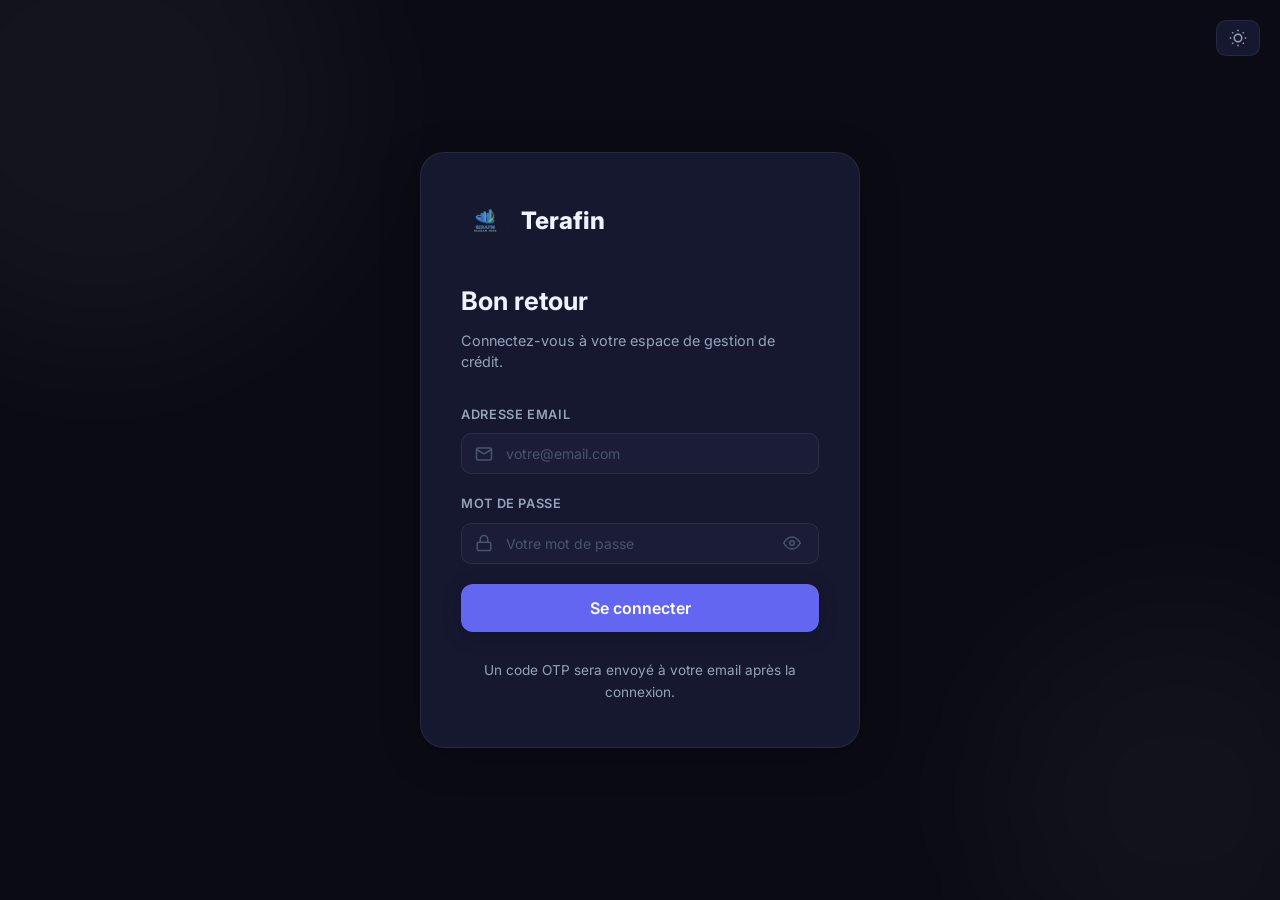
<file: index.html>
<!DOCTYPE html>
<html lang="fr">

<head>
    <meta charset="UTF-8" />
    <meta http-equiv="refresh" content="0;url=login.html" />
    <title>Terafin — Redirection</title>
    <script>window.location.href = 'login.html';</script>
</head>

<body>
    <p>Redirection vers <a href="login.html">la page de connexion</a>...</p>
</body>

</html>
</file>
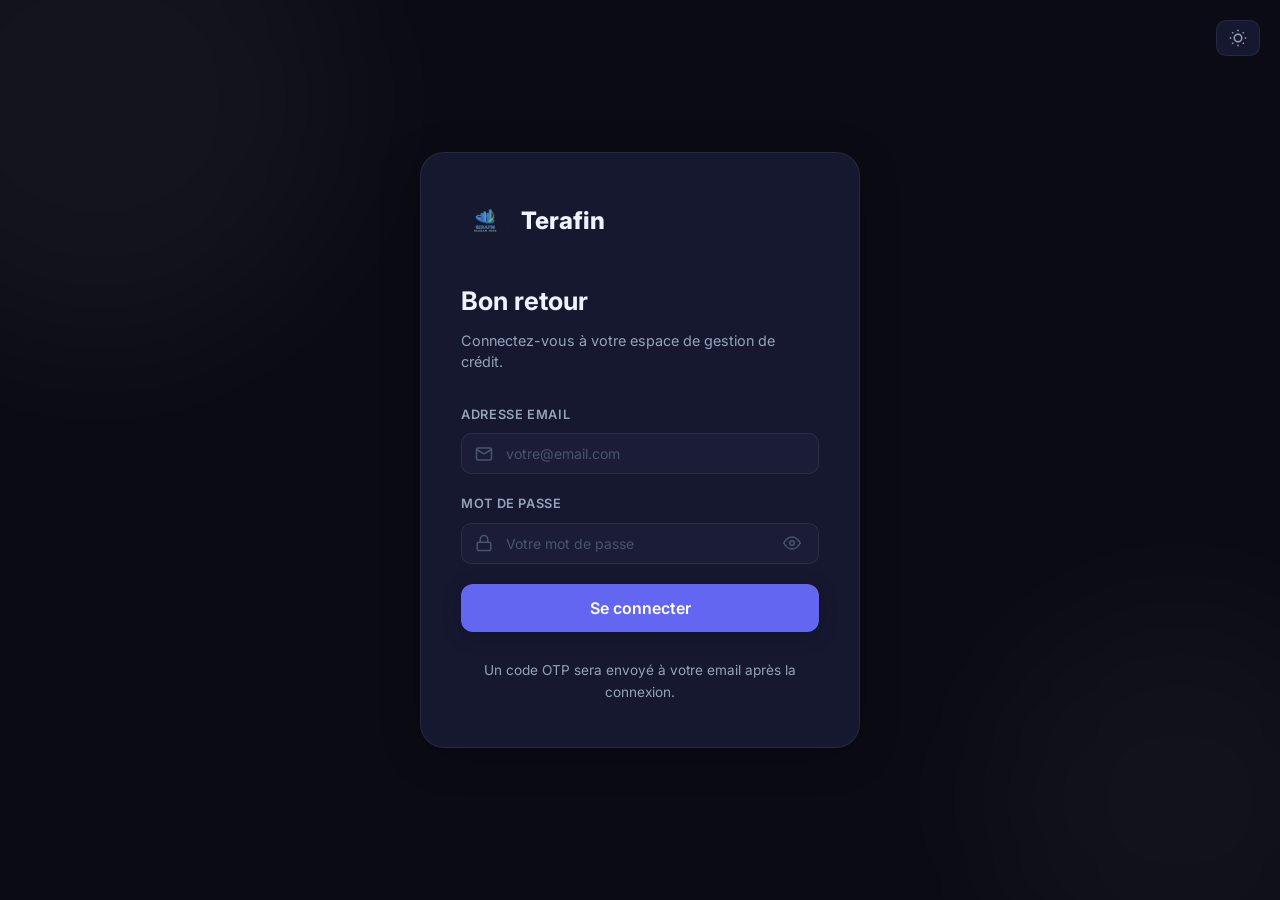
<file: audit.html>
<!DOCTYPE html>
<html lang="fr" data-theme="dark">

<head>
    <meta charset="UTF-8" />
    <meta name="viewport" content="width=device-width, initial-scale=1.0" />
    <title>Journal d'Audit — Terafin</title>
    <link rel="stylesheet" href="styles/main.css?v=4" />
    <link rel="stylesheet" href="styles/sidebar.css?v=4" />
    <style>
        .audit-item {
            display: flex;
            align-items: flex-start;
            gap: 14px;
            padding: 14px 24px;
            border-bottom: 1px solid var(--border-color);
            transition: background var(--transition-fast);
        }

        .audit-item:last-child {
            border-bottom: none;
        }

        .audit-item:hover {
            background: var(--bg-card-hover);
        }

        .audit-action {
            display: inline-flex;
            padding: 3px 8px;
            border-radius: 6px;
            font-size: .7rem;
            font-weight: 700;
            letter-spacing: .05em;
            min-width: 64px;
            justify-content: center;
        }

        .action-CREATE {
            background: rgba(16, 185, 129, .15);
            color: #10b981;
        }

        .action-UPDATE {
            background: rgba(245, 158, 11, .15);
            color: #f59e0b;
        }

        .action-DELETE {
            background: rgba(239, 68, 68, .15);
            color: #ef4444;
        }

        .action-LOGIN {
            background: rgba(99, 102, 241, .15);
            color: #6366f1;
        }

        .audit-path {
            font-size: .875rem;
            font-weight: 500;
            color: var(--text-primary);
            margin-top: 2px;
        }

        .audit-meta {
            font-size: .75rem;
            color: var(--text-muted);
            margin-top: 2px;
        }

        .entity-badge {
            font-size: .65rem;
            font-weight: 600;
            padding: 1px 6px;
            border-radius: 4px;
            background: var(--bg-input);
            color: var(--text-secondary);
            margin-left: 4px;
        }
    </style>
</head>

<body class="app-layout">
    <div id="sidebar-container"></div>
    <button class="theme-toggle" id="theme-toggle"></button>

    <main class="main-content" id="main-content">
        <div class="page-header">
            <div>
                <h1 class="page-title">Journal d'Audit</h1>
                <p class="page-subtitle">Toutes les actions sensibles tracées en temps réel</p>
            </div>
            <button class="btn btn-secondary" id="refresh-audit">
                <svg width="16" height="16" viewBox="0 0 24 24" fill="none" stroke="currentColor" stroke-width="2">
                    <polyline points="23 4 23 10 17 10" />
                    <polyline points="1 20 1 14 7 14" />
                    <path d="M3.51 9a9 9 0 0 1 14.85-3.36L23 10M1 14l4.64 4.36A9 9 0 0 0 20.49 15" />
                </svg>
                Actualiser
            </button>
        </div>

        <!-- Audit summary -->
        <div class="kpi-grid" style="grid-template-columns:repeat(4,1fr);margin-bottom:24px;" id="audit-kpis">
            <div class="kpi-card indigo">
                <div class="kpi-icon indigo">📝</div>
                <div class="kpi-value" id="total-actions">—</div>
                <div class="kpi-label">Total actions</div>
            </div>
            <div class="kpi-card green">
                <div class="kpi-icon green">➕</div>
                <div class="kpi-value" id="total-creates">—</div>
                <div class="kpi-label">Créations</div>
            </div>
            <div class="kpi-card purple">
                <div class="kpi-icon purple">✏️</div>
                <div class="kpi-value" id="total-updates">—</div>
                <div class="kpi-label">Modifications</div>
            </div>
            <div class="kpi-card rose">
                <div class="kpi-icon rose">🗑️</div>
                <div class="kpi-value" id="total-deletes">—</div>
                <div class="kpi-label">Suppressions</div>
            </div>
        </div>

        <!-- Filters -->
        <div class="table-container">
            <div class="table-toolbar">
                <span class="table-title">Entrées d'audit</span>
                <div class="flex gap-2">
                    <select id="filter-action" class="form-control"
                        style="width:auto;padding:7px 12px;font-size:.8rem;">
                        <option value="">Toutes les actions</option>
                        <option value="CREATE">CREATE</option>
                        <option value="UPDATE">UPDATE</option>
                        <option value="DELETE">DELETE</option>
                        <option value="LOGIN">LOGIN</option>
                    </select>
                    <div class="search-box">
                        <svg width="16" height="16" viewBox="0 0 24 24" fill="none" stroke="currentColor"
                            stroke-width="2">
                            <circle cx="11" cy="11" r="8" />
                            <line x1="21" y1="21" x2="16.65" y2="16.65" />
                        </svg>
                        <input type="text" id="search-audit" placeholder="Rechercher utilisateur, entité..." />
                    </div>
                </div>
            </div>

            <div id="audit-list">
                <div style="text-align:center;padding:40px" class="text-muted">
                    <div class="spinner" style="margin:0 auto 12px"></div>Chargement du journal...
                </div>
            </div>
            <div class="pagination" id="audit-pagination"></div>
        </div>
    </main>

    <div id="toast-container"></div>

    <script src="js/auth.js?v=4"></script>
    <script src="js/api.js?v=4"></script>
    <script src="js/shared.js?v=4"></script>
    <script src="js/sidebar.js?v=4"></script>
    <script>
        if (!AUTH.requireRole(['admin', 'superviseur'])) { }
        THEME.init();
        renderSidebar('audit.html');
        initShared();

        let allLogs = [];
        let currentPage = 1;
        const PAGE_SIZE = 20;

        async function loadAudit() {
            try {
                // Fetch stats and logs
                const [stats, data] = await Promise.all([
                    API.audit.stats().catch(() => ({})),
                    API.audit.logs(null, null, 1000).catch(() => [])
                ]);

                allLogs = Array.isArray(data) ? data : (data?.items || []);

                // Update KPIs from API stats or manual count
                document.getElementById('total-actions').textContent = stats.total_logs || allLogs.length;
                document.getElementById('total-creates').textContent = stats.count_create || allLogs.filter(l => l.action === 'CREATE').length;
                document.getElementById('total-updates').textContent = stats.count_update || allLogs.filter(l => l.action === 'UPDATE').length;
                document.getElementById('total-deletes').textContent = stats.count_delete || allLogs.filter(l => l.action === 'DELETE').length;

                renderList();
            } catch (err) {
                document.getElementById('audit-list').innerHTML =
                    `<p style="color:#ef4444;text-align:center;padding:32px">${err.message}</p>`;
            }
        }

        function renderList() {
            const actionF = document.getElementById('filter-action').value;
            const search = document.getElementById('search-audit').value.toLowerCase();

            let filtered = allLogs;
            if (actionF) filtered = filtered.filter(l => l.action === actionF);
            if (search) filtered = filtered.filter(l =>
                (l.username || '').toLowerCase().includes(search) ||
                (l.entity_type || '').toLowerCase().includes(search) ||
                (l.description || '').toLowerCase().includes(search) ||
                (String(l.entity_id || '')).includes(search)
            );

            const total = filtered.length;
            const pages = Math.ceil(total / PAGE_SIZE);
            if (currentPage > pages) currentPage = 1;
            const slice = filtered.slice((currentPage - 1) * PAGE_SIZE, currentPage * PAGE_SIZE);

            const container = document.getElementById('audit-list');
            if (slice.length === 0) {
                container.innerHTML = '<p class="text-muted text-center" style="padding:32px">Aucune entrée trouvée</p>';
            } else {
                container.innerHTML = slice.map(log => {
                    const action = log.action || 'INFO';
                    const entity = log.entity_type || '';
                    const entityId = log.entity_id ? `#${log.entity_id}` : '';
                    const username = log.username || 'Système';
                    const timestamp = log.timestamp || log.created_at;

                    return `
                        <div class="audit-item">
                            <span class="audit-action action-${action}">${action}</span>
                            <div style="flex:1;min-width:0;">
                                <div class="audit-path truncate">
                                    ${log.description || 'Action effectuée'}
                                    ${entity ? `<span class="entity-badge">${entity} ${entityId}</span>` : ''}
                                </div>
                                <div class="audit-meta">
                                    👤 <strong>${username}</strong>
                                    · ${formatDateTime(timestamp)}
                                </div>
                            </div>
                        </div>
                    `;
                }).join('');
            }

            const pag = document.getElementById('audit-pagination');
            if (pages <= 1) { pag.innerHTML = ''; return; }
            let html = `<button class="pagination-btn" onclick="changePage(${currentPage - 1})" ${currentPage === 1 ? 'disabled' : ''}>‹</button>`;
            for (let i = 1; i <= Math.min(pages, 10); i++) html += `<button class="pagination-btn ${i === currentPage ? 'active' : ''}" onclick="changePage(${i})">${i}</button>`;
            if (pages > 10) html += `<span class="text-muted text-sm" style="padding:0 8px">... ${pages}</span>`;
            html += `<button class="pagination-btn" onclick="changePage(${currentPage + 1})" ${currentPage === pages ? 'disabled' : ''}>›</button>`;
            pag.innerHTML = html;
        }

        function changePage(p) { currentPage = p; renderList(); }
        document.getElementById('filter-action').addEventListener('change', () => { currentPage = 1; renderList(); });
        document.getElementById('search-audit').addEventListener('input', () => { currentPage = 1; renderList(); });
        document.getElementById('refresh-audit').addEventListener('click', () => {
            document.getElementById('audit-list').innerHTML = '<div style="text-align:center;padding:32px" class="text-muted"><div class="spinner" style="margin:0 auto 12px"></div>Actualisation...</div>';
            loadAudit();
        });

        loadAudit();
    </script>
</body>

</html>
</file>
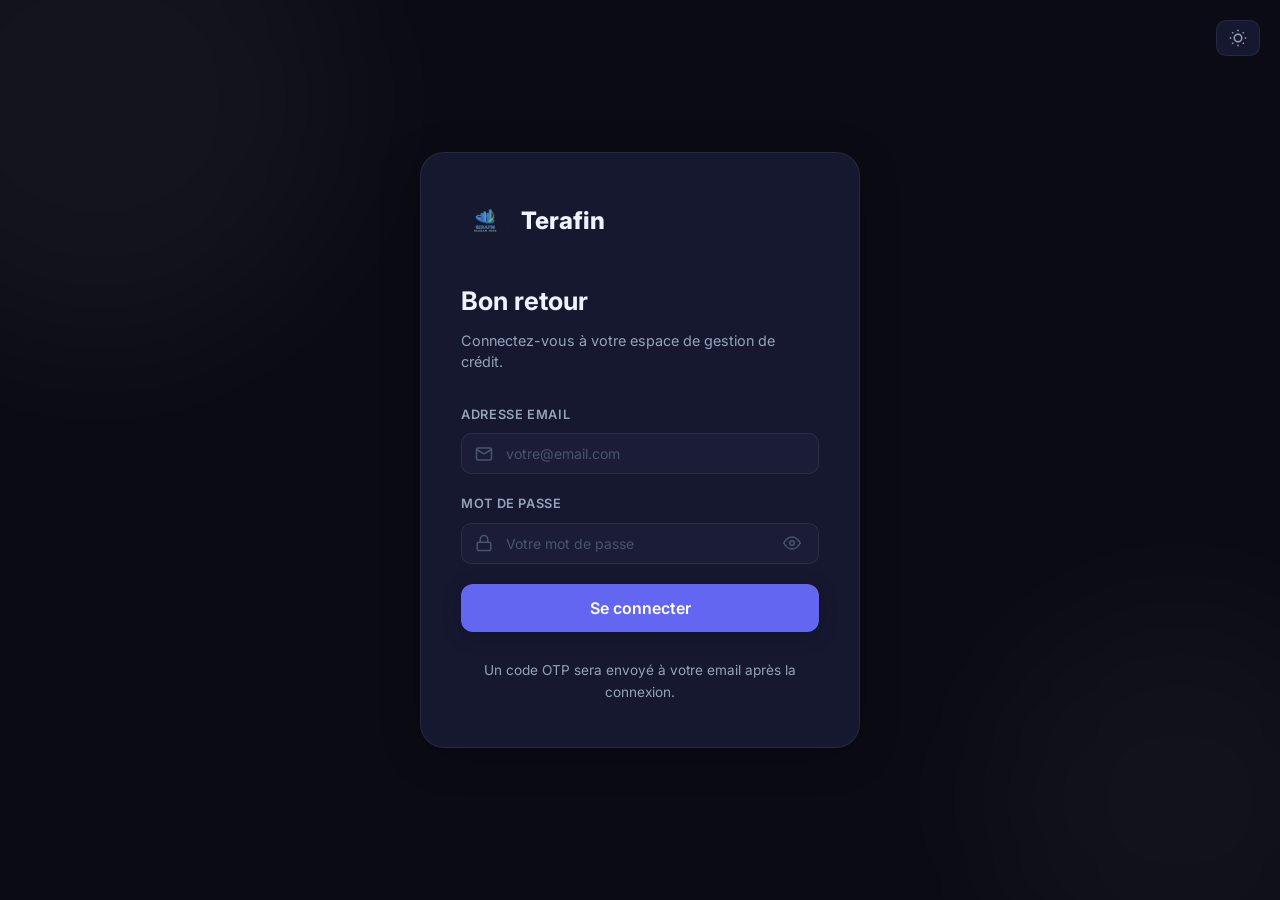
<file: caisse.html>
<!DOCTYPE html>
<html lang="fr" data-theme="dark">

<head>
    <meta charset="UTF-8" />
    <meta name="viewport" content="width=device-width, initial-scale=1.0" />
    <title>Caisse & Trésorerie — Terafin</title>
    <link rel="stylesheet" href="styles/main.css?v=4" />
    <link rel="stylesheet" href="styles/sidebar.css?v=4" />
    <style>
        .caisse-hero {
            background: var(--brand-primary);
            border-radius: 16px;
            padding: 32px;
            margin-bottom: 28px;
            position: relative;
            overflow: hidden;
            display: flex;
            align-items: center;
            justify-content: space-between;
        }

        .caisse-hero::after {
            content: '';
            position: absolute;
            right: -30px;
            top: -40px;
            width: 220px;
            height: 220px;
            background: rgba(255, 255, 255, .06);
            border-radius: 50%;
        }

        .caisse-solde-label {
            font-size: .85rem;
            color: rgba(255, 255, 255, .7);
            margin-bottom: 6px;
        }

        .caisse-solde-value {
            font-size: 2.2rem;
            font-weight: 800;
            color: #fff;
        }

        .caisse-solde-sub {
            font-size: .8rem;
            color: rgba(255, 255, 255, .55);
            margin-top: 6px;
        }

        .transaction-type {
            display: inline-flex;
            align-items: center;
            gap: 6px;
            padding: 3px 10px;
            border-radius: 8px;
            font-size: .75rem;
            font-weight: 700;
        }

        .type-entree {
            background: rgba(16, 185, 129, .12);
            color: #10b981;
        }

        .type-sortie {
            background: rgba(239, 68, 68, .12);
            color: #ef4444;
        }

        .type-approvisionnement {
            background: rgba(99, 102, 241, .12);
            color: #6366f1;
        }
    </style>
</head>

<body class="app-layout">
    <div id="sidebar-container"></div>
    <button class="theme-toggle" id="theme-toggle"></button>

    <main class="main-content" id="main-content">
        <div class="page-header">
            <div>
                <h1 class="page-title">Caisse & Trésorerie</h1>
                <p class="page-subtitle">Gestion des fonds, approvisionnements et transactions</p>
            </div>
            <button class="btn btn-primary" data-modal-open="modal-approvisionner">
                <svg width="16" height="16" viewBox="0 0 24 24" fill="none" stroke="currentColor" stroke-width="2.5">
                    <line x1="12" y1="5" x2="12" y2="19" />
                    <line x1="5" y1="12" x2="19" y2="12" />
                </svg>
                Approvisionner
            </button>
        </div>

        <!-- Solde Hero Card -->
        <div class="caisse-hero">
            <div>
                <div class="caisse-solde-label">Solde actuel de la caisse</div>
                <div class="caisse-solde-value" id="caisse-solde">—</div>
                <div class="caisse-solde-sub" id="caisse-updated">Dernière mise à jour : —</div>
            </div>
        </div>

        <!-- KPIs -->
        <div class="kpi-grid" style="grid-template-columns:repeat(3,1fr);margin-bottom:28px;">
            <div class="kpi-card green">
                <div class="kpi-icon green">📥</div>
                <div class="kpi-value" id="kpi-entrees">—</div>
                <div class="kpi-label">Total Entrées</div>
            </div>
            <div class="kpi-card rose">
                <div class="kpi-icon rose">📤</div>
                <div class="kpi-value" id="kpi-sorties">—</div>
                <div class="kpi-label">Total Sorties</div>
            </div>
            <div class="kpi-card indigo">
                <div class="kpi-icon indigo">🔄</div>
                <div class="kpi-value" id="kpi-operations">—</div>
                <div class="kpi-label">Nb. Opérations</div>
            </div>
        </div>

        <!-- Transactions Table -->
        <div class="table-container">
            <div class="table-toolbar">
                <span class="table-title" id="transactions-count">Transactions</span>
                <div class="flex gap-2">
                    <select id="filter-type" class="form-control" style="width:auto;padding:7px 12px;font-size:.8rem;">
                        <option value="">Tous les types</option>
                        <option value="entree">Entrées</option>
                        <option value="sortie">Sorties</option>
                        <option value="approvisionnement">Approvisionnements</option>
                    </select>
                    <div class="search-box">
                        <svg width="16" height="16" viewBox="0 0 24 24" fill="none" stroke="currentColor"
                            stroke-width="2">
                            <circle cx="11" cy="11" r="8" />
                            <line x1="21" y1="21" x2="16.65" y2="16.65" />
                        </svg>
                        <input type="text" id="search-transactions" placeholder="Rechercher..." />
                    </div>
                </div>
            </div>
            <div style="overflow-x:auto;">
                <table>
                    <thead>
                        <tr>
                            <th>ID</th>
                            <th>Date</th>
                            <th>Type</th>
                            <th>Description</th>
                            <th>Montant</th>
                            <th>Solde après</th>
                        </tr>
                    </thead>
                    <tbody id="transactions-tbody">
                        <tr>
                            <td colspan="6" class="text-center text-muted" style="padding:40px">
                                <div class="spinner" style="margin:0 auto 12px"></div>Chargement...
                            </td>
                        </tr>
                    </tbody>
                </table>
            </div>
            <div class="pagination" id="transactions-pagination"></div>
        </div>
    </main>

    <!-- Modal: Approvisionner -->
    <div class="modal-overlay" id="modal-approvisionner">
        <div class="modal" style="max-width:480px;">
            <div class="modal-header">
                <h2 class="modal-title">Approvisionner la Caisse</h2>
                <button class="modal-close" data-modal-close="modal-approvisionner">✕</button>
            </div>
            <form id="form-approvisionner">
                <div class="form-group">
                    <label class="form-label" for="appro-montant">Montant (CFA) *</label>
                    <input type="number" id="appro-montant" class="form-control" placeholder="Ex: 500000" min="1"
                        required />
                </div>
                <div class="form-group">
                    <label class="form-label" for="appro-description">Description</label>
                    <input type="text" id="appro-description" class="form-control"
                        placeholder="Ex: Approvisionnement mensuel" />
                </div>
                <div id="appro-form-error" class="hidden"
                    style="background:rgba(239,68,68,0.1);border:1px solid rgba(239,68,68,0.2);border-radius:10px;padding:10px 14px;font-size:0.875rem;color:#ef4444;margin-bottom:16px;">
                </div>
                <div class="flex gap-3" style="justify-content:flex-end;">
                    <button type="button" class="btn btn-secondary"
                        data-modal-close="modal-approvisionner">Annuler</button>
                    <button type="submit" class="btn btn-primary" id="submit-appro">Confirmer
                        l'approvisionnement</button>
                </div>
            </form>
        </div>
    </div>

    <div id="toast-container"></div>

    <script src="js/auth.js?v=4"></script>
    <script src="js/api.js?v=4"></script>
    <script src="js/shared.js?v=4"></script>
    <script src="js/sidebar.js?v=4"></script>
    <script>
        if (!AUTH.requireAuth()) { }
        THEME.init();
        renderSidebar('caisse.html');
        initShared();

        let allTransactions = [];
        let currentPage = 1;
        const PAGE_SIZE = 15;

        async function loadData() {
            try {
                const [stats, transactions] = await Promise.all([
                    API.caisse.stats().catch(() => ({})),
                    API.caisse.transactions().catch(() => [])
                ]);

                // Update hero card
                document.getElementById('caisse-solde').textContent = formatCurrency(stats.solde || 0);
                document.getElementById('caisse-updated').textContent =
                    `Dernière mise à jour : ${stats.derniere_mise_a_jour ? formatDateTime(stats.derniere_mise_a_jour) : 'N/A'}`;

                // Update KPIs
                animateCounter(document.getElementById('kpi-entrees'), stats.total_entrees || 0);
                animateCounter(document.getElementById('kpi-sorties'), stats.total_sorties || 0);
                animateCounter(document.getElementById('kpi-operations'), stats.nombre_operations || 0);

                // Transactions
                allTransactions = Array.isArray(transactions) ? transactions : (transactions?.items || []);
                renderTable();

            } catch (err) {
                TOAST.error('Erreur', err.message);
            }
        }

        function renderTable() {
            const typeF = document.getElementById('filter-type').value;
            const search = document.getElementById('search-transactions').value.toLowerCase();

            let filtered = allTransactions;
            if (typeF) filtered = filtered.filter(t => (t.type || '').toLowerCase() === typeF);
            if (search) filtered = filtered.filter(t =>
                (t.description || '').toLowerCase().includes(search) ||
                String(t.id || '').includes(search) ||
                String(t.montant || '').includes(search)
            );

            document.getElementById('transactions-count').textContent = `Transactions (${filtered.length})`;

            const total = filtered.length;
            const pages = Math.ceil(total / PAGE_SIZE);
            if (currentPage > pages) currentPage = 1;
            const slice = filtered.slice((currentPage - 1) * PAGE_SIZE, currentPage * PAGE_SIZE);

            const tbody = document.getElementById('transactions-tbody');
            if (slice.length === 0) {
                tbody.innerHTML = '<tr><td colspan="6" class="text-center text-muted" style="padding:32px">Aucune transaction trouvée</td></tr>';
            } else {
                tbody.innerHTML = slice.map(t => {
                    const typeClass = t.type === 'entree' ? 'type-entree'
                        : t.type === 'sortie' ? 'type-sortie'
                            : 'type-approvisionnement';
                    const typeLabel = t.type === 'entree' ? '📥 Entrée'
                        : t.type === 'sortie' ? '📤 Sortie'
                            : '🔄 Appro.';
                    const montantColor = t.type === 'sortie' ? 'color:#ef4444' : 'color:#10b981';
                    const montantPrefix = t.type === 'sortie' ? '−' : '+';

                    return `
                        <tr>
                            <td class="text-muted">#${t.id}</td>
                            <td class="text-sm">${formatDateTime(t.created_at || t.date)}</td>
                            <td><span class="transaction-type ${typeClass}">${typeLabel}</span></td>
                            <td>${t.description || '—'}</td>
                            <td><strong style="${montantColor}">${montantPrefix}${formatCurrency(Math.abs(t.montant))}</strong></td>
                            <td class="text-muted">${t.solde_apres != null ? formatCurrency(t.solde_apres) : '—'}</td>
                        </tr>
                    `;
                }).join('');
            }

            const pag = document.getElementById('transactions-pagination');
            if (pages <= 1) { pag.innerHTML = ''; return; }
            let html = `<button class="pagination-btn" onclick="changePage(${currentPage - 1})" ${currentPage === 1 ? 'disabled' : ''}>‹</button>`;
            for (let i = 1; i <= Math.min(pages, 10); i++) html += `<button class="pagination-btn ${i === currentPage ? 'active' : ''}" onclick="changePage(${i})">${i}</button>`;
            if (pages > 10) html += `<span class="text-muted text-sm" style="padding:0 8px">... ${pages}</span>`;
            html += `<button class="pagination-btn" onclick="changePage(${currentPage + 1})" ${currentPage === pages ? 'disabled' : ''}>›</button>`;
            pag.innerHTML = html;
        }

        function changePage(p) { currentPage = p; renderTable(); }

        document.getElementById('filter-type').addEventListener('change', () => { currentPage = 1; renderTable(); });
        document.getElementById('search-transactions').addEventListener('input', () => { currentPage = 1; renderTable(); });

        // Approvisionnement form
        document.getElementById('form-approvisionner').addEventListener('submit', async (e) => {
            e.preventDefault();
            const errEl = document.getElementById('appro-form-error');
            const btn = document.getElementById('submit-appro');
            errEl.classList.add('hidden');
            btn.disabled = true;
            btn.textContent = 'Traitement...';

            try {
                const payload = {
                    montant: parseFloat(document.getElementById('appro-montant').value),
                    description: document.getElementById('appro-description').value.trim() || 'Approvisionnement',
                };

                await API.caisse.approvisionner(payload);
                TOAST.success('Caisse approvisionnée', `${formatCurrency(payload.montant)} ajouté à la caisse.`);
                MODAL.close('modal-approvisionner');
                document.getElementById('form-approvisionner').reset();
                loadData();
            } catch (err) {
                errEl.textContent = err.message;
                errEl.classList.remove('hidden');
            } finally {
                btn.disabled = false;
                btn.textContent = "Confirmer l'approvisionnement";
            }
        });

        loadData();
    </script>
</body>

</html>
</file>
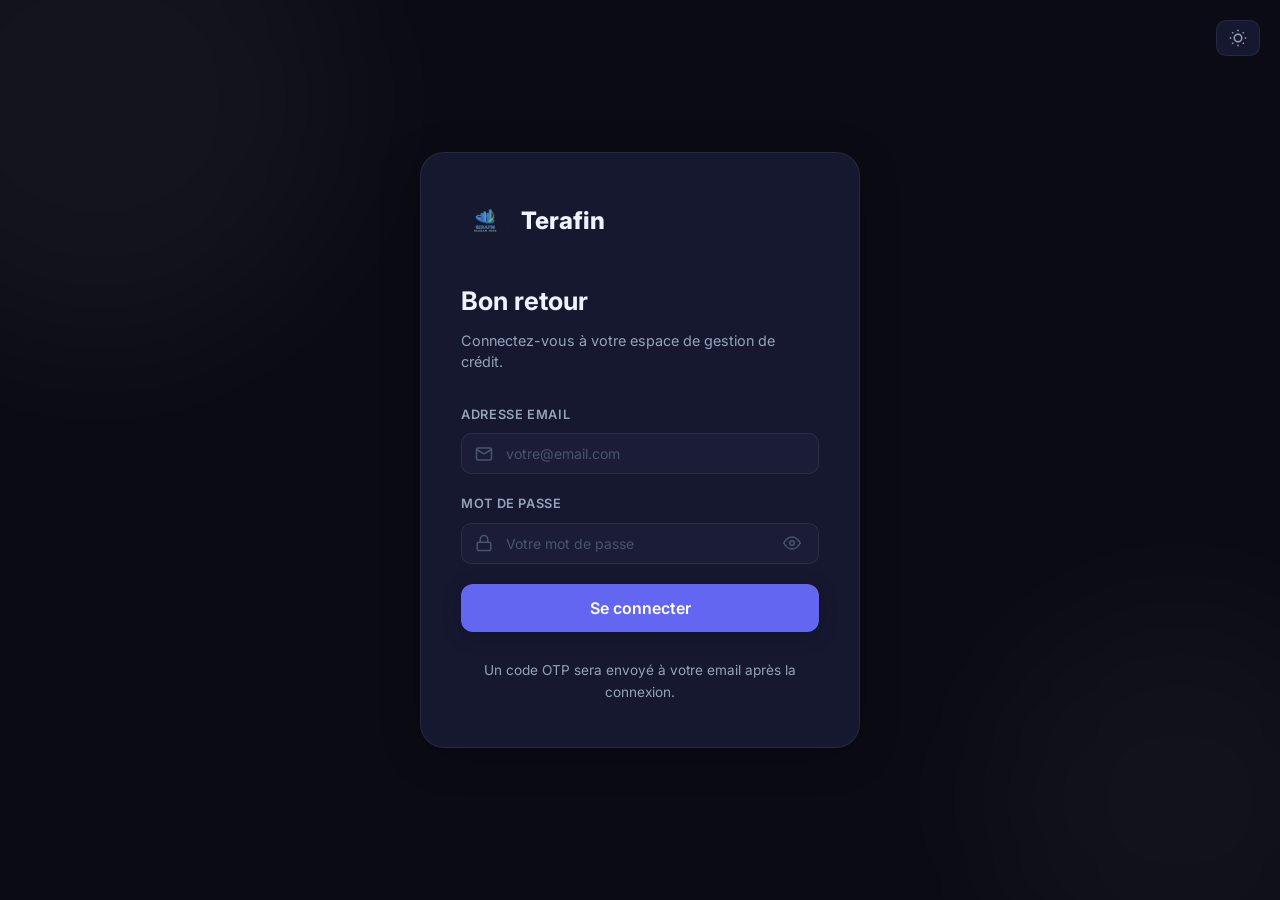
<file: clients.html>
<!DOCTYPE html>
<html lang="fr" data-theme="dark">

<head>
    <meta charset="UTF-8" />
    <meta name="viewport" content="width=device-width, initial-scale=1.0" />
    <title>Clients — Terafin</title>
    <link rel="stylesheet" href="styles/main.css?v=4" />
    <link rel="stylesheet" href="styles/sidebar.css?v=4" />
</head>

<body class="app-layout">
    <div id="sidebar-container"></div>
    <button class="theme-toggle" id="theme-toggle"></button>

    <main class="main-content" id="main-content">
        <div class="page-header">
            <div>
                <h1 class="page-title">Gestion des Clients</h1>
                <p class="page-subtitle">Gérez votre portefeuille clients et exportez vos données</p>
            </div>
            <div class="flex gap-2">
                <button class="btn btn-secondary" id="export-clients">
                    <svg width="16" height="16" viewBox="0 0 24 24" fill="none" stroke="currentColor" stroke-width="2">
                        <path d="M21 15v4a2 2 0 0 1-2 2H5a2 2 0 0 1-2-2v-4" />
                        <polyline points="7 10 12 15 17 10" />
                        <line x1="12" y1="15" x2="12" y2="3" />
                    </svg>
                    Export Excel
                </button>
                <button class="btn btn-primary" data-modal-open="modal-add-client">
                    <svg width="16" height="16" viewBox="0 0 24 24" fill="none" stroke="currentColor"
                        stroke-width="2.5">
                        <line x1="12" y1="5" x2="12" y2="19" />
                        <line x1="5" y1="12" x2="19" y2="12" />
                    </svg>
                    Ajouter un client
                </button>
            </div>
        </div>

        <div class="table-container">
            <div class="table-toolbar">
                <span class="table-title" id="clients-count">Clients</span>
                <div class="flex gap-2">
                    <div class="search-box">
                        <svg width="16" height="16" viewBox="0 0 24 24" fill="none" stroke="currentColor"
                            stroke-width="2">
                            <circle cx="11" cy="11" r="8" />
                            <line x1="21" y1="21" x2="16.65" y2="16.65" />
                        </svg>
                        <input type="text" id="search-input" placeholder="Rechercher par nom, email..." />
                    </div>
                </div>
            </div>
            <div style="overflow-x:auto;">
                <table>
                    <thead>
                        <tr>
                            <th>ID</th>
                            <th>Nom complet</th>
                            <th>Contact</th>
                            <th>Revenus</th>
                            <th>Profession</th>
                            <th>Actions</th>
                        </tr>
                    </thead>
                    <tbody id="clients-tbody">
                        <tr>
                            <td colspan="6" class="text-center text-muted" style="padding:40px">
                                <div class="spinner" style="margin:0 auto 12px"></div>
                                Chargement des clients...
                            </td>
                        </tr>
                    </tbody>
                </table>
            </div>
            <div class="pagination" id="pagination"></div>
        </div>
    </main>

    <!-- Modal: Add Client -->
    <div class="modal-overlay" id="modal-add-client">
        <div class="modal" style="max-width:600px">
            <div class="modal-header">
                <h2 class="modal-title">Nouveau Client</h2>
                <button class="modal-close" data-modal-close="modal-add-client">✕</button>
            </div>
            <form id="form-add-client">
                <div class="form-row">
                    <div class="form-group">
                        <label class="form-label" for="c-nom">Nom complet *</label>
                        <input type="text" id="c-nom" name="nom" class="form-control" placeholder="Mamadou Diallo"
                            required />
                    </div>
                    <div class="form-group">
                        <label class="form-label" for="c-email">Email *</label>
                        <input type="email" id="c-email" name="email" class="form-control"
                            placeholder="email@exemple.com" required />
                    </div>
                </div>
                <div class="form-row">
                    <div class="form-group">
                        <label class="form-label" for="c-telephone">Téléphone *</label>
                        <input type="text" id="c-telephone" name="telephone" class="form-control"
                            placeholder="77 000 00 00" required />
                    </div>
                    <div class="form-group">
                        <label class="form-label" for="c-profession">Profession *</label>
                        <input type="text" id="c-profession" name="profession" class="form-control"
                            placeholder="Commerçant, Salarié..." required />
                    </div>
                </div>
                <div class="form-group">
                    <label class="form-label" for="c-adresse">Adresse *</label>
                    <input type="text" id="c-adresse" name="adresse" class="form-control"
                        placeholder="Dakar, Plateau..." required />
                </div>
                <div class="form-group">
                    <label class="form-label" for="c-revenus">Revenus mensuels (CFA) *</label>
                    <input type="number" id="c-revenus" name="revenus" class="form-control" placeholder="350000" min="0"
                        required />
                </div>
                <div class="form-group">
                    <label class="form-label" for="c-piece">Pièce d'identité</label>
                    <input type="file" id="c-piece" name="piece_identite" class="form-control" accept="image/*,.pdf" />
                    <p class="text-xs text-muted mt-1">Formats acceptés : Image ou PDF</p>
                </div>

                <div id="client-form-error" class="hidden"
                    style="background:rgba(239,68,68,0.1);border:1px solid rgba(239,68,68,0.2);border-radius:10px;padding:10px 14px;font-size:0.875rem;color:#ef4444;margin-bottom:16px;">
                </div>

                <div class="flex gap-3" style="justify-content:flex-end;margin-top:8px;">
                    <button type="button" class="btn btn-secondary" data-modal-close="modal-add-client">Annuler</button>
                    <button type="submit" class="btn btn-primary" id="submit-client">
                        <span id="client-btn-text">Créer le client</span>
                    </button>
                </div>
            </form>
        </div>
    </div>

    <!-- Modal: Client Detail -->
    <div class="modal-overlay" id="modal-client-detail">
        <div class="modal" style="max-width:720px;">
            <div class="modal-header">
                <h2 class="modal-title" id="detail-client-name">Détail Client</h2>
                <button class="modal-close" data-modal-close="modal-client-detail">✕</button>
            </div>
            <div id="client-detail-content" class="p-6">
                <!-- filled by JS -->
            </div>
        </div>
    </div>

    <!-- Modal: Edit Client -->
    <div class="modal-overlay" id="modal-edit-client">
        <div class="modal" style="max-width:600px">
            <div class="modal-header">
                <h2 class="modal-title">Modifier le Client</h2>
                <button class="modal-close" data-modal-close="modal-edit-client">✕</button>
            </div>
            <form id="form-edit-client">
                <input type="hidden" id="edit-client-id" />
                <div class="form-row">
                    <div class="form-group">
                        <label class="form-label" for="ec-nom">Nom complet *</label>
                        <input type="text" id="ec-nom" class="form-control" required />
                    </div>
                    <div class="form-group">
                        <label class="form-label" for="ec-email">Email *</label>
                        <input type="email" id="ec-email" class="form-control" required />
                    </div>
                </div>
                <div class="form-row">
                    <div class="form-group">
                        <label class="form-label" for="ec-telephone">Téléphone *</label>
                        <input type="text" id="ec-telephone" class="form-control" required />
                    </div>
                    <div class="form-group">
                        <label class="form-label" for="ec-profession">Profession *</label>
                        <input type="text" id="ec-profession" class="form-control" required />
                    </div>
                </div>
                <div class="form-group">
                    <label class="form-label" for="ec-adresse">Adresse *</label>
                    <input type="text" id="ec-adresse" class="form-control" required />
                </div>
                <div class="form-group">
                    <label class="form-label" for="ec-revenus">Revenus mensuels (CFA) *</label>
                    <input type="number" id="ec-revenus" class="form-control" min="0" required />
                </div>
                <div class="form-group">
                    <label class="form-label" for="ec-piece">Pièce d'identité (nouvelle)</label>
                    <input type="file" id="ec-piece" class="form-control" accept="image/*,.pdf" />
                </div>
                <div id="edit-client-error" class="hidden"
                    style="background:rgba(239,68,68,0.1);border:1px solid rgba(239,68,68,0.2);border-radius:10px;padding:10px 14px;font-size:0.875rem;color:#ef4444;margin-bottom:16px;">
                </div>
                <div class="flex gap-3" style="justify-content:flex-end;margin-top:8px;">
                    <button type="button" class="btn btn-secondary"
                        data-modal-close="modal-edit-client">Annuler</button>
                    <button type="submit" class="btn btn-primary" id="submit-edit-client">Enregistrer</button>
                </div>
            </form>
        </div>
    </div>

    <!-- Modal: Reassign Client -->
    <div class="modal-overlay" id="modal-reassign">
        <div class="modal" style="max-width:450px;">
            <div class="modal-header">
                <h2 class="modal-title">Réassigner le Client</h2>
                <button class="modal-close" data-modal-close="modal-reassign">✕</button>
            </div>
            <form id="form-reassign">
                <input type="hidden" id="reassign-client-id" />
                <div class="form-group">
                    <label class="form-label" for="reassign-agent">Nouvel Agent *</label>
                    <select id="reassign-agent" class="form-control" required>
                        <option value="">-- Sélectionner un agent --</option>
                    </select>
                </div>
                <div id="reassign-error" class="hidden"
                    style="background:rgba(239,68,68,0.1);border:1px solid rgba(239,68,68,0.2);border-radius:10px;padding:10px 14px;font-size:0.875rem;color:#ef4444;margin-bottom:16px;">
                </div>
                <div class="flex gap-3" style="justify-content:flex-end;">
                    <button type="button" class="btn btn-secondary" data-modal-close="modal-reassign">Annuler</button>
                    <button type="submit" class="btn btn-primary" id="submit-reassign">Réassigner</button>
                </div>
            </form>
        </div>
    </div>

    <!-- Modal: Confirm Delete -->
    <div class="modal-overlay" id="modal-confirm-delete">
        <div class="modal" style="max-width:400px;text-align:center;">
            <div style="font-size:2.5rem;margin-bottom:16px;">🗑️</div>
            <h2 class="modal-title" style="margin-bottom:8px;">Supprimer ce client ?</h2>
            <p class="text-muted" style="margin-bottom:24px;font-size:0.9rem;">Cette action est irréversible. Tous les
                crédits associés seront également impactés.</p>
            <div class="flex gap-3" style="justify-content:center;">
                <button class="btn btn-secondary" data-modal-close="modal-confirm-delete">Annuler</button>
                <button class="btn btn-danger" id="confirm-delete-btn">Supprimer</button>
            </div>
        </div>
    </div>

    <div id="toast-container"></div>

    <script src="js/auth.js?v=4"></script>
    <script src="js/api.js?v=4"></script>
    <script src="js/shared.js?v=4"></script>
    <script src="js/sidebar.js?v=4"></script>
    <script>
        if (!AUTH.requireAuth()) { }
        THEME.init();
        renderSidebar('clients.html');
        initShared();

        let allClients = [];
        let pendingDeleteId = null;
        const PAGE_SIZE = 10;
        let currentPage = 1;

        async function loadClients() {
            try {
                const data = await API.clients.list();
                allClients = Array.isArray(data) ? data : (data?.items || []);
                document.getElementById('clients-count').textContent = `Clients (${allClients.length})`;
                renderTable();
            } catch (err) {
                document.getElementById('clients-tbody').innerHTML =
                    `<tr><td colspan="6" class="text-center" style="padding:32px;color:#ef4444">Erreur : ${err.message}</td></tr>`;
            }
        }

        function renderTable(filter = '') {
            const filtered = filter ? allClients.filter(c =>
                (c.nom || '').toLowerCase().includes(filter) ||
                (c.email || '').toLowerCase().includes(filter) ||
                (c.telephone || '').toLowerCase().includes(filter)
            ) : allClients;

            const total = filtered.length;
            const pages = Math.ceil(total / PAGE_SIZE);
            if (currentPage > pages) currentPage = 1;

            const slice = filtered.slice((currentPage - 1) * PAGE_SIZE, currentPage * PAGE_SIZE);
            const tbody = document.getElementById('clients-tbody');

            if (slice.length === 0) {
                tbody.innerHTML = '<tr><td colspan="6" class="text-center text-muted" style="padding:32px">Aucun client trouvé</td></tr>';
            } else {
                tbody.innerHTML = slice.map(c => `
                    <tr>
                        <td class="text-muted">#${c.id}</td>
                        <td><strong>${c.nom || '—'}</strong></td>
                        <td>
                            <div class="text-sm">${c.email}</div>
                            <div class="text-xs text-muted">${c.telephone || ''}</div>
                        </td>
                        <td>${formatCurrency(c.revenus)}</td>
                        <td><span class="text-sm">${c.profession || '—'}</span></td>
                        <td>
                            <div class="flex gap-2">
                                <button class="btn btn-sm btn-secondary" onclick="viewClientDetail(${c.id})">🔍</button>
                                <button class="btn btn-sm btn-secondary" onclick="editClient(${c.id})" title="Modifier">✏️</button>
                                <button class="btn btn-sm btn-danger" onclick="deleteClient(${c.id})">🗑️</button>
                            </div>
                        </td>
                    </tr>
                `).join('');

            }

            const pag = document.getElementById('pagination');
            if (pages <= 1) { pag.innerHTML = ''; return; }
            let html = `<button class="pagination-btn" onclick="changePage(${currentPage - 1})" ${currentPage === 1 ? 'disabled' : ''}>‹</button>`;
            for (let i = 1; i <= pages; i++) html += `<button class="pagination-btn ${i === currentPage ? 'active' : ''}" onclick="changePage(${i})">${i}</button>`;
            html += `<button class="pagination-btn" onclick="changePage(${currentPage + 1})" ${currentPage === pages ? 'disabled' : ''}>›</button>`;
            pag.innerHTML = html;
        }

        function changePage(p) { currentPage = p; renderTable(document.getElementById('search-input').value.toLowerCase()); }

        document.getElementById('search-input').addEventListener('input', (e) => {
            currentPage = 1;
            renderTable(e.target.value.toLowerCase());
        });

        async function viewClientDetail(id) {
            const c = allClients.find(x => x.id === id);
            if (!c) return;

            document.getElementById('detail-client-name').textContent = c.nom;
            document.getElementById('client-detail-content').innerHTML = `
                <div class="grid grid-cols-2 gap-6">
                    <div class="card p-4">
                        <h4 class="text-xs font-bold uppercase text-muted mb-3">Informations de contact</h4>
                        <div class="mb-2"><span class="text-muted text-xs">Email:</span> <div class="font-medium">${c.email}</div></div>
                        <div class="mb-2"><span class="text-muted text-xs">Téléphone:</span> <div class="font-medium">${c.telephone}</div></div>
                        <div class="mb-2"><span class="text-muted text-xs">Adresse:</span> <div class="font-medium">${c.adresse || '—'}</div></div>
                    </div>
                    <div class="card p-4">
                        <h4 class="text-xs font-bold uppercase text-muted mb-3">Profil Financier</h4>
                        <div class="mb-2"><span class="text-muted text-xs">Profession:</span> <div class="font-medium">${c.profession}</div></div>
                        <div class="mb-2"><span class="text-muted text-xs">Revenus mensuels:</span> <div class="font-medium">${formatCurrency(c.revenus)}</div></div>
                        <div class="mb-2"><span class="text-muted text-xs">Client depuis:</span> <div class="font-medium">${formatDateTime(c.created_at)}</div></div>
                        ${c.agent_nom ? `<div class="mb-2"><span class="text-muted text-xs">Agent assigné:</span> <div class="font-medium">${c.agent_nom}</div></div>` : ''}
                    </div>
                </div>
                <div class="flex gap-3 mt-4">
                    <button class="btn btn-sm btn-secondary" onclick="editClient(${c.id}); MODAL.close('modal-client-detail');">✏️ Modifier</button>
                    <button class="btn btn-sm btn-secondary" onclick="openReassign(${c.id}); MODAL.close('modal-client-detail');">🔄 Réassigner</button>
                </div>
                <div class="mt-6">
                    <h4 class="text-xs font-bold uppercase text-muted mb-3">Crédits associés</h4>
                    <div id="client-credits-wrap">Chargement des crédits...</div>
                </div>
            `;
            MODAL.open('modal-client-detail');

            try {
                const credits = await API.clients.credits(id);
                const list = Array.isArray(credits) ? credits : (credits?.items || []);
                if (list.length === 0) {
                    document.getElementById('client-credits-wrap').innerHTML = '<p class="text-muted text-xs italic">Aucun crédit pour ce client.</p>';
                    return;
                }
                document.getElementById('client-credits-wrap').innerHTML = `
                    <table style="width:100%; font-size:0.85rem">
                        <thead><tr><th>ID</th><th>Montant</th><th>Durée</th><th>Mensualité</th><th>Statut</th></tr></thead>
                        <tbody>
                            ${list.map(cr => `
                                <tr>
                                    <td>#${cr.id}</td>
                                    <td>${formatCurrency(cr.montant)}</td>
                                    <td>${cr.duree} mois</td>
                                    <td>${formatCurrency(cr.mensualite)}</td>
                                    <td>${creditStatusBadge(cr.statut)}</td>
                                </tr>`).join('')}
                        </tbody>
                    </table>
                `;
            } catch (err) {
                document.getElementById('client-credits-wrap').innerHTML = `<p class="text-rose text-xs">Erreur: ${err.message}</p>`;
            }
        }

        function deleteClient(id) {
            pendingDeleteId = id;
            MODAL.open('modal-confirm-delete');
        }

        document.getElementById('confirm-delete-btn').addEventListener('click', async () => {
            if (!pendingDeleteId) return;
            try {
                await API.clients.delete(pendingDeleteId);
                TOAST.success('Client supprimé', 'Le client a été supprimé.');
                MODAL.close('modal-confirm-delete');
                loadClients();
            } catch (err) {
                TOAST.error('Erreur', err.message);
            }
        });

        document.getElementById('form-add-client').addEventListener('submit', async (e) => {
            e.preventDefault();
            const btn = document.getElementById('submit-client');
            const errEl = document.getElementById('client-form-error');

            errEl.classList.add('hidden');
            btn.disabled = true;
            btn.textContent = 'Création...';

            try {
                const payload = {
                    nom: document.getElementById('c-nom').value.trim(),
                    email: document.getElementById('c-email').value.trim(),
                    telephone: document.getElementById('c-telephone').value.trim(),
                    adresse: document.getElementById('c-adresse').value.trim(),
                    profession: document.getElementById('c-profession').value.trim(),
                    revenus: parseFloat(document.getElementById('c-revenus').value) || 0,
                };
                const pieceFile = document.getElementById('c-piece').files[0];
                if (pieceFile) payload.piece_identite = pieceFile;

                await API.clients.create(payload);
                TOAST.success('Succès', 'Client ajouté au portefeuille.');
                MODAL.close('modal-add-client');
                document.getElementById('form-add-client').reset();
                loadClients();
            } catch (err) {
                errEl.textContent = err.message;
                errEl.classList.remove('hidden');
            } finally {
                btn.disabled = false;
                btn.textContent = 'Créer le client';
            }
        });

        // ── Edit Client ──
        function editClient(id) {
            const c = allClients.find(x => x.id === id);
            if (!c) return;
            document.getElementById('edit-client-id').value = id;
            document.getElementById('ec-nom').value = c.nom || '';
            document.getElementById('ec-email').value = c.email || '';
            document.getElementById('ec-telephone').value = c.telephone || '';
            document.getElementById('ec-profession').value = c.profession || '';
            document.getElementById('ec-adresse').value = c.adresse || '';
            document.getElementById('ec-revenus').value = c.revenus || 0;
            MODAL.open('modal-edit-client');
        }

        document.getElementById('form-edit-client').addEventListener('submit', async (e) => {
            e.preventDefault();
            const btn = document.getElementById('submit-edit-client');
            const errEl = document.getElementById('edit-client-error');
            errEl.classList.add('hidden');
            btn.disabled = true;
            btn.textContent = 'Mise à jour...';

            try {
                const id = parseInt(document.getElementById('edit-client-id').value);
                const payload = {
                    nom: document.getElementById('ec-nom').value.trim(),
                    email: document.getElementById('ec-email').value.trim(),
                    telephone: document.getElementById('ec-telephone').value.trim(),
                    adresse: document.getElementById('ec-adresse').value.trim(),
                    profession: document.getElementById('ec-profession').value.trim(),
                    revenus: parseFloat(document.getElementById('ec-revenus').value) || 0,
                };
                const pieceFile = document.getElementById('ec-piece').files[0];
                if (pieceFile) payload.piece_identite = pieceFile;

                await API.clients.update(id, payload);
                TOAST.success('Client modifié', 'Les informations ont été mises à jour.');
                MODAL.close('modal-edit-client');
                loadClients();
            } catch (err) {
                errEl.textContent = err.message;
                errEl.classList.remove('hidden');
            } finally {
                btn.disabled = false;
                btn.textContent = 'Enregistrer';
            }
        });

        // ── Reassign Client ──
        async function openReassign(id) {
            document.getElementById('reassign-client-id').value = id;
            // Load agents
            try {
                const users = await API.utilisateurs.list();
                const agents = (Array.isArray(users) ? users : (users?.items || [])).filter(u => u.role === 'agent' || u.role === 'superviseur');
                const sel = document.getElementById('reassign-agent');
                sel.innerHTML = '<option value="">-- Sélectionner un agent --</option>' +
                    agents.map(a => `<option value="${a.id}">${a.username || a.email} (${a.role})</option>`).join('');
            } catch (err) {
                console.error('Error loading agents:', err);
            }
            MODAL.open('modal-reassign');
        }

        document.getElementById('form-reassign').addEventListener('submit', async (e) => {
            e.preventDefault();
            const btn = document.getElementById('submit-reassign');
            const errEl = document.getElementById('reassign-error');
            errEl.classList.add('hidden');
            btn.disabled = true;
            btn.textContent = 'Traitement...';

            try {
                const clientId = parseInt(document.getElementById('reassign-client-id').value);
                const agentId = parseInt(document.getElementById('reassign-agent').value);
                await API.clients.reassign(clientId, { nouvel_agent_id: agentId });
                TOAST.success('Client réassigné', 'Le client a été transféré à un nouvel agent.');
                MODAL.close('modal-reassign');
                loadClients();
            } catch (err) {
                errEl.textContent = err.message;
                errEl.classList.remove('hidden');
            } finally {
                btn.disabled = false;
                btn.textContent = 'Réassigner';
            }
        });

        document.getElementById('export-clients').addEventListener('click', async () => {
            try {
                const blob = await API.clients.exportExcel();
                const url = window.URL.createObjectURL(blob);
                const a = document.createElement('a');
                a.href = url;
                a.download = `clients_${new Date().toISOString().slice(0, 10)}.xlsx`;
                document.body.appendChild(a);
                a.click();
                window.URL.revokeObjectURL(url);
                TOAST.success('Succès', 'Exportation terminée.');
            } catch (err) {
                TOAST.error('Erreur export', err.message);
            }
        });

        loadClients();
    </script>
</body>

</html>
</file>
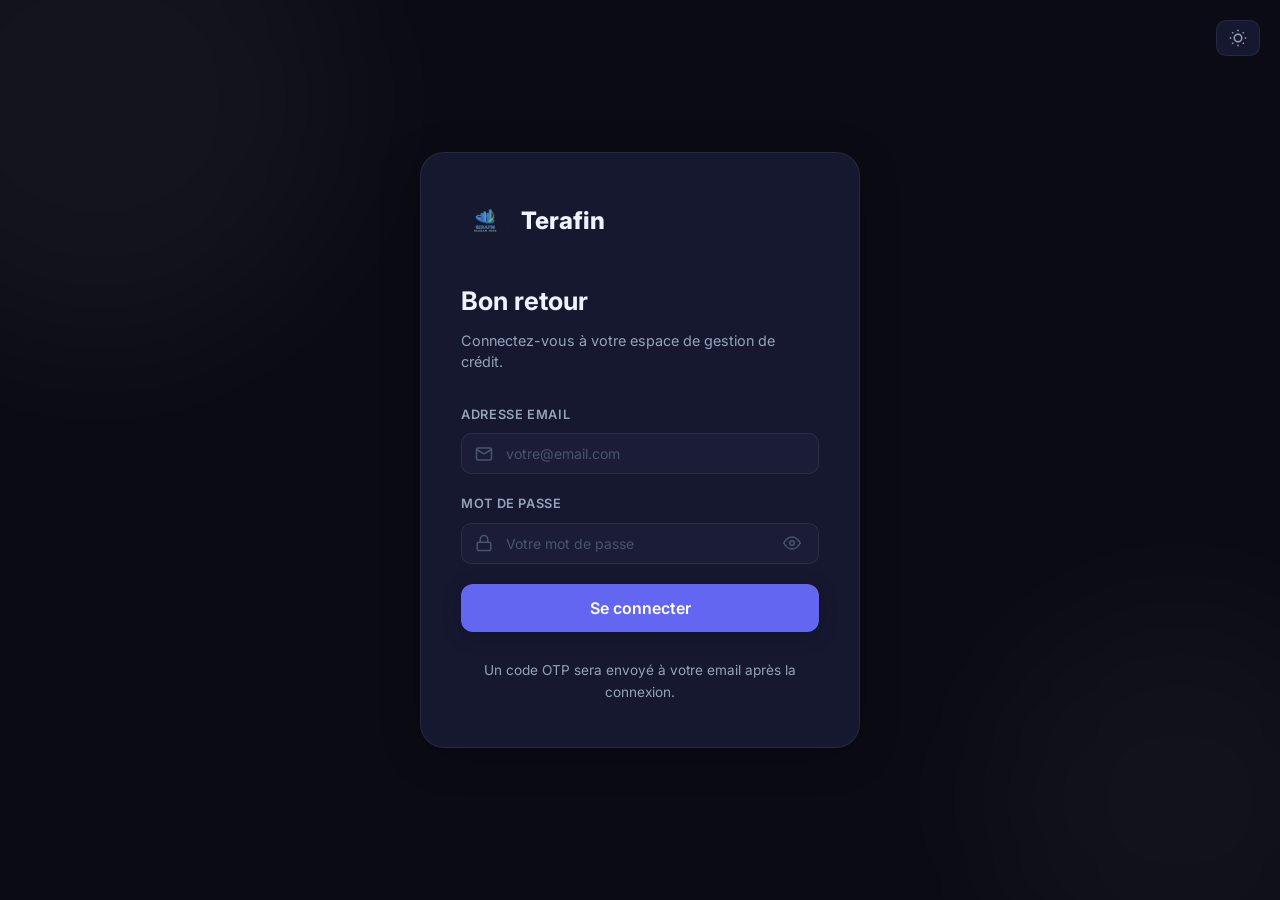
<file: credits.html>
<!DOCTYPE html>
<html lang="fr" data-theme="dark">

<head>
    <meta charset="UTF-8" />
    <meta name="viewport" content="width=device-width, initial-scale=1.0" />
    <title>Crédits — Terafin</title>
    <link rel="stylesheet" href="styles/main.css?v=4" />
    <link rel="stylesheet" href="styles/sidebar.css?v=4" />
    <style>
        .filter-tabs {
            display: flex;
            gap: 8px;
            flex-wrap: wrap;
        }

        .filter-tab {
            padding: 6px 14px;
            border-radius: 99px;
            font-size: .8rem;
            font-weight: 600;
            background: var(--bg-input);
            border: 1px solid var(--border-color);
            color: var(--text-secondary);
            cursor: pointer;
            transition: all var(--transition-fast);
        }

        .filter-tab.active {
            background: var(--brand-primary);
            border-color: var(--brand-primary);
            color: #fff;
        }
    </style>
</head>

<body class="app-layout">
    <div id="sidebar-container"></div>
    <button class="theme-toggle" id="theme-toggle"></button>

    <main class="main-content" id="main-content">
        <div class="page-header">
            <div>
                <h1 class="page-title">Gestion des Crédits</h1>
                <p class="page-subtitle">Gérez et validez les dossiers de crédit</p>
            </div>
            <div class="flex gap-2">
                <button class="btn btn-secondary" id="export-credits">
                    <svg width="16" height="16" viewBox="0 0 24 24" fill="none" stroke="currentColor" stroke-width="2">
                        <path d="M21 15v4a2 2 0 0 1-2 2H5a2 2 0 0 1-2-2v-4" />
                        <polyline points="7 10 12 15 17 10" />
                        <line x1="12" y1="15" x2="12" y2="3" />
                    </svg>
                    Export Excel
                </button>
                <button class="btn btn-primary" data-modal-open="modal-add-credit">
                    <svg width="16" height="16" viewBox="0 0 24 24" fill="none" stroke="currentColor"
                        stroke-width="2.5">
                        <line x1="12" y1="5" x2="12" y2="19" />
                        <line x1="5" y1="12" x2="19" y2="12" />
                    </svg>
                    Nouveau crédit
                </button>
            </div>
        </div>

        <!-- Filter tabs -->
        <div class="filter-tabs mb-6">
            <button class="filter-tab active" data-filter="all">Tous</button>
            <button class="filter-tab" data-filter="pending">En attente</button>
            <button class="filter-tab" data-filter="active">Actifs</button>
            <button class="filter-tab" data-filter="overdue">En retard</button>
            <button class="filter-tab" data-filter="completed">Terminés</button>
        </div>

        <div class="table-container">
            <div class="table-toolbar">
                <span class="table-title" id="credits-count">Crédits</span>
                <div class="search-box">
                    <svg width="16" height="16" viewBox="0 0 24 24" fill="none" stroke="currentColor" stroke-width="2">
                        <circle cx="11" cy="11" r="8" />
                        <line x1="21" y1="21" x2="16.65" y2="16.65" />
                    </svg>
                    <input type="text" id="search-credits" placeholder="Rechercher par ID ou client..." />
                </div>
            </div>
            <div style="overflow-x:auto;">
                <table>
                    <thead>
                        <tr>
                            <th>ID</th>
                            <th>Client</th>
                            <th>Montant</th>
                            <th>Taux</th>
                            <th>Durée</th>
                            <th>Mensualité</th>
                            <th>Statut</th>
                            <th>Actions</th>
                        </tr>
                    </thead>
                    <tbody id="credits-tbody">
                        <tr>
                            <td colspan="8" class="text-center text-muted" style="padding:40px">
                                <div class="spinner" style="margin:0 auto 12px"></div>Chargement...
                            </td>
                        </tr>
                    </tbody>
                </table>
            </div>
            <div class="pagination" id="credits-pagination"></div>
        </div>
    </main>

    <!-- Modal: Add Credit -->
    <div class="modal-overlay" id="modal-add-credit">
        <div class="modal" style="max-width:600px;">
            <div class="modal-header">
                <h2 class="modal-title">Nouveau Dossier de Crédit</h2>
                <button class="modal-close" data-modal-close="modal-add-credit">✕</button>
            </div>
            <form id="form-add-credit">
                <div class="form-row">
                    <div class="form-group">
                        <label class="form-label" for="cr-client">Client *</label>
                        <select id="cr-client" class="form-control" required>
                            <option value="">-- Sélectionner un client --</option>
                        </select>
                    </div>
                    <div class="form-group">
                        <label class="form-label" for="cr-montant">Montant (CFA) *</label>
                        <input type="number" id="cr-montant" class="form-control" placeholder="Ex: 1000000" min="0"
                            required />
                    </div>
                </div>
                <div class="form-row">
                    <div class="form-group">
                        <label class="form-label" for="cr-taux">Taux annuel (%) *</label>
                        <input type="number" id="cr-taux" class="form-control" placeholder="12" step="0.1" min="0"
                            required />
                    </div>
                    <div class="form-group">
                        <label class="form-label" for="cr-duree">Durée (mois) *</label>
                        <input type="number" id="cr-duree" class="form-control" placeholder="24" min="1" required />
                    </div>
                </div>
                <div class="form-group">
                    <label class="form-label" for="cr-type">Type d'intérêt *</label>
                    <select id="cr-type" class="form-control">
                        <option value="simple">Intérêt Simple</option>
                        <option value="compose">Intérêt Composé</option>
                    </select>
                </div>

                <div id="mensualite-preview" class="hidden"
                    style="background:rgba(99,102,241,0.08);border:1px solid rgba(99,102,241,0.2);border-radius:12px;padding:14px 18px;margin-bottom:16px;text-align:center;">
                    <span class="text-muted text-sm">Mensualité estimée :</span>
                    <div style="font-size:1.4rem;font-weight:800;color:var(--brand-primary)" id="preview-mensualite">—
                    </div>
                </div>

                <div id="credit-form-error" class="hidden"
                    style="background:rgba(239,68,68,0.1);border:1px solid rgba(239,68,68,0.2);border-radius:10px;padding:10px 14px;font-size:0.875rem;color:#ef4444;margin-bottom:16px;">
                </div>

                <div class="flex gap-3" style="justify-content:flex-end;">
                    <button type="button" class="btn btn-secondary" data-modal-close="modal-add-credit">Annuler</button>
                    <button type="submit" class="btn btn-primary" id="submit-credit">Créer le dossier</button>
                </div>
            </form>
        </div>
    </div>

    <!-- Modal: Confirm Validation -->
    <div class="modal-overlay" id="modal-validate">
        <div class="modal" style="max-width:400px;text-align:center;">
            <div style="font-size:2.5rem;margin-bottom:16px;">✅</div>
            <h2 class="modal-title" style="margin-bottom:8px;">Approuver ce crédit ?</h2>
            <p class="text-muted" style="margin-bottom:24px;font-size:0.9rem;">Le crédit deviendra
                <strong>Actif</strong> et les fonds seront considérés comme débloqués.
            </p>
            <div class="flex gap-3" style="justify-content:center;">
                <button class="btn btn-secondary" data-modal-close="modal-validate">Fermer</button>
                <button class="btn btn-success" id="confirm-validate-btn">Confirmer</button>
            </div>
        </div>
    </div>

    <!-- Modal: Credit Detail -->
    <div class="modal-overlay" id="modal-credit-detail">
        <div class="modal" style="max-width:720px;">
            <div class="modal-header">
                <h2 class="modal-title" id="detail-credit-title">Détail du Crédit</h2>
                <button class="modal-close" data-modal-close="modal-credit-detail">✕</button>
            </div>
            <div id="credit-detail-content" class="p-6">
                <div class="text-center text-muted" style="padding:24px">
                    <div class="spinner" style="margin:0 auto 12px"></div>Chargement...
                </div>
            </div>
        </div>
    </div>

    <!-- Modal: Échéancier -->
    <div class="modal-overlay" id="modal-echeancier">
        <div class="modal" style="max-width:800px;">
            <div class="modal-header">
                <h2 class="modal-title" id="echeancier-title">Échéancier</h2>
                <button class="modal-close" data-modal-close="modal-echeancier">✕</button>
            </div>
            <div id="echeancier-content" class="p-6" style="max-height:500px;overflow-y:auto;">
                <div class="text-center text-muted" style="padding:24px">Chargement...</div>
            </div>
        </div>
    </div>

    <div id="toast-container"></div>

    <script src="js/auth.js?v=4"></script>
    <script src="js/api.js?v=4"></script>
    <script src="js/shared.js?v=4"></script>
    <script src="js/sidebar.js?v=4"></script>
    <script>
        if (!AUTH.requireAuth()) { }
        THEME.init();
        renderSidebar('credits.html');
        initShared();

        let allCredits = [];
        let allClients = [];
        let currentFilter = 'all';
        let currentPage = 1;
        const PAGE_SIZE = 10;
        let pendingValidateId = null;

        async function loadData() {
            // Load Credits
            try {
                const creditsData = await API.credits.list();
                allCredits = Array.isArray(creditsData) ? creditsData : (creditsData?.items || []);
                renderTable();
            } catch (err) {
                let msg = err.message;
                if (msg === 'Failed to fetch') msg = 'Erreur de connexion (Le serveur Render met du temps à se réveiller ou problème réseau).';
                document.getElementById('credits-tbody').innerHTML =
                    `<tr><td colspan="8" class="text-center" style="padding:32px;color:#ef4444">Erreur: ${msg}</td></tr>`;
            }

            // Load Clients for the modal
            try {
                const clientsData = await API.clients.list();
                allClients = Array.isArray(clientsData) ? clientsData : (clientsData?.items || []);

                const sel = document.getElementById('cr-client');
                if (allClients.length === 0) {
                    sel.innerHTML = '<option value="">-- Aucun client trouvé (Créez-en un d\'abord) --</option>';
                } else {
                    sel.innerHTML = '<option value="">-- Sélectionner un client --</option>' +
                        allClients.map(c => `<option value="${c.id}">${c.nom} (#${c.id})</option>`).join('');
                }
            } catch (err) {
                console.error("Erreur chargement clients:", err);
                document.getElementById('cr-client').innerHTML = '<option value="">-- Erreur lors du chargement des clients --</option>';
            }
        }

        function renderTable(search = '') {
            let filtered = allCredits;
            if (currentFilter !== 'all') {
                const statusMap = {
                    'pending': ['pending', 'en attente'],
                    'active': ['active', 'actif'],
                    'overdue': ['overdue', 'en retard'],
                    'completed': ['completed', 'termine', 'terminé', 'soldé']
                };
                filtered = filtered.filter(c => {
                    const allowed = statusMap[currentFilter] || [currentFilter];
                    return allowed.includes(c.statut.toLowerCase());
                });
            }
            if (search) {
                filtered = filtered.filter(c => {
                    const client = allClients.find(cl => cl.id === c.client_id);
                    return String(c.id).includes(search) || (client && client.nom.toLowerCase().includes(search));
                });
            }

            document.getElementById('credits-count').textContent = `Crédits (${filtered.length})`;
            const pages = Math.ceil(filtered.length / PAGE_SIZE);
            if (currentPage > pages) currentPage = 1;
            const slice = filtered.slice((currentPage - 1) * PAGE_SIZE, currentPage * PAGE_SIZE);

            const tbody = document.getElementById('credits-tbody');
            const user = AUTH.getCurrentUser();
            const isAdminOrSup = user && (user.role === 'admin' || user.role === 'superviseur');

            if (slice.length === 0) {
                tbody.innerHTML = '<tr><td colspan="8" class="text-center text-muted" style="padding:32px">Aucun crédit trouvé</td></tr>';
            } else {
                tbody.innerHTML = slice.map(c => {
                    const client = allClients.find(cl => cl.id === c.client_id);
                    const canApprove = isAdminOrSup && c.statut === 'pending';
                    return `
                        <tr>
                            <td class="text-muted">#${c.id}</td>
                            <td><strong>${client ? client.nom : `Client #${c.client_id}`}</strong></td>
                            <td>${formatCurrency(c.montant)}</td>
                            <td><span class="text-xs">${c.taux}% (${c.type_interet})</span></td>
                            <td>${c.duree} mois</td>
                            <td><strong>${formatCurrency(c.mensualite)}</strong></td>
                            <td>${creditStatusBadge(c.statut)}</td>
                            <td>
                                <div class="flex gap-2">
                                    ${canApprove ? `<button class="btn btn-sm btn-success" onclick="openApprove(${c.id})">Valider</button>` : ''}
                                    <button class="btn btn-sm btn-secondary" onclick="viewDetails(${c.id})">🔍</button>
                                </div>
                            </td>
                        </tr>
                    `;
                }).join('');
            }

            const pag = document.getElementById('credits-pagination');
            if (pages <= 1) { pag.innerHTML = ''; return; }
            let html = `<button class="pagination-btn" onclick="changePage(${currentPage - 1})" ${currentPage === 1 ? 'disabled' : ''}>‹</button>`;
            for (let i = 1; i <= pages; i++) html += `<button class="pagination-btn ${i === currentPage ? 'active' : ''}" onclick="changePage(${i})">${i}</button>`;
            html += `<button class="pagination-btn" onclick="changePage(${currentPage + 1})" ${currentPage === pages ? 'disabled' : ''}>›</button>`;
            pag.innerHTML = html;
        }

        function changePage(p) { currentPage = p; renderTable(document.getElementById('search-credits').value.toLowerCase()); }

        document.querySelectorAll('.filter-tab').forEach(tab => {
            tab.addEventListener('click', () => {
                document.querySelectorAll('.filter-tab').forEach(t => t.classList.remove('active'));
                tab.classList.add('active');
                currentFilter = tab.dataset.filter;
                currentPage = 1;
                renderTable(document.getElementById('search-credits').value.toLowerCase());
            });
        });

        document.getElementById('search-credits').addEventListener('input', (e) => {
            currentPage = 1;
            renderTable(e.target.value.toLowerCase());
        });

        function openApprove(id) {
            pendingValidateId = id;
            MODAL.open('modal-validate');
        }

        document.getElementById('confirm-validate-btn').addEventListener('click', async () => {
            if (!pendingValidateId) return;
            try {
                await API.credits.validate(pendingValidateId);
                TOAST.success('Crédit approuvé', 'Le dossier a été activé.');
                MODAL.close('modal-validate');
                loadData();
            } catch (err) {
                TOAST.error('Erreur', err.message);
            }
        });

        function computePreview() {
            const m = parseFloat(document.getElementById('cr-montant').value);
            const t = parseFloat(document.getElementById('cr-taux').value);
            const d = parseInt(document.getElementById('cr-duree').value);
            const type = document.getElementById('cr-type').value;
            if (!m || !t || !d) { document.getElementById('mensualite-preview').classList.add('hidden'); return; }
            const tm = t / 100 / 12;
            let mensualite = type === 'compose' ? m * tm / (1 - Math.pow(1 + tm, -d)) : m / d + (m * t / 100) / 12;
            document.getElementById('preview-mensualite').textContent = formatCurrency(Math.round(mensualite));
            document.getElementById('mensualite-preview').classList.remove('hidden');
        }

        ['cr-montant', 'cr-taux', 'cr-duree', 'cr-type'].forEach(id => {
            document.getElementById(id).addEventListener('input', computePreview);
        });

        document.getElementById('form-add-credit').addEventListener('submit', async (e) => {
            e.preventDefault();
            const btn = document.getElementById('submit-credit');
            const errEl = document.getElementById('credit-form-error');
            errEl.classList.add('hidden');
            btn.disabled = true;
            btn.textContent = 'Traitement...';

            try {
                await API.credits.create({
                    client_id: parseInt(document.getElementById('cr-client').value),
                    montant: parseFloat(document.getElementById('cr-montant').value),
                    taux: parseFloat(document.getElementById('cr-taux').value),
                    duree: parseInt(document.getElementById('cr-duree').value),
                    type_interet: document.getElementById('cr-type').value,
                });
                TOAST.success('Dossier créé', 'Le crédit est en attente de validation.');
                MODAL.close('modal-add-credit');
                document.getElementById('form-add-credit').reset();
                loadData();
            } catch (err) {
                errEl.textContent = err.message;
                errEl.classList.remove('hidden');
            } finally {
                btn.disabled = false;
                btn.textContent = 'Créer le dossier';
            }
        });

        document.getElementById('export-credits').addEventListener('click', async () => {
            try {
                const blob = await API.credits.exportExcel();
                const url = window.URL.createObjectURL(blob);
                const a = document.createElement('a');
                a.href = url;
                a.download = `credits_${new Date().toISOString().slice(0, 10)}.xlsx`;
                document.body.appendChild(a);
                a.click();
                URL.revokeObjectURL(url);
                TOAST.success('Succès', 'Exportation réussie.');
            } catch (err) {
                TOAST.error('Erreur export', err.message);
            }
        });

        // ── View Credit Details ──
        async function viewDetails(id) {
            const content = document.getElementById('credit-detail-content');
            content.innerHTML = '<div class="text-center text-muted" style="padding:24px"><div class="spinner" style="margin:0 auto 12px"></div>Chargement...</div>';
            document.getElementById('detail-credit-title').textContent = `Crédit #${id}`;
            MODAL.open('modal-credit-detail');

            try {
                const [credit, penalites] = await Promise.all([
                    API.credits.get(id),
                    API.credits.penalites(id).catch(() => null)
                ]);

                const client = allClients.find(c => c.id === credit.client_id);
                const clientName = client ? client.nom : `Client #${credit.client_id}`;

                let penaliteHtml = '';
                if (penalites && (penalites.jours_retard > 0 || penalites.montant_penalites > 0)) {
                    penaliteHtml = `
                        <div class="card p-4 mt-4" style="border-left:3px solid #ef4444;">
                            <h4 class="text-xs font-bold uppercase text-muted mb-3">⚠️ Analyse des Pénalités</h4>
                            <div class="grid grid-cols-2 gap-4 text-sm">
                                <div>
                                    <div class="text-muted text-xs">Jours de retard</div>
                                    <div class="font-bold text-rose">${penalites.jours_retard || 0} jours</div>
                                </div>
                                <div>
                                    <div class="text-muted text-xs">Montant pénalités</div>
                                    <div class="font-bold text-rose">${formatCurrency(penalites.montant_penalites || 0)}</div>
                                </div>
                                <div>
                                    <div class="text-muted text-xs">Taux journalier</div>
                                    <div class="font-semibold">${penalites.taux_penalite_journalier || 0}%</div>
                                </div>
                                <div>
                                    <div class="text-muted text-xs">Total à payer (capital + pénalités)</div>
                                    <div class="font-bold" style="color:var(--brand-primary)">${formatCurrency(penalites.total_a_payer || 0)}</div>
                                </div>
                            </div>
                        </div>`;
                }

                content.innerHTML = `
                    <div class="grid grid-cols-2 gap-6">
                        <div class="card p-4">
                            <h4 class="text-xs font-bold uppercase text-muted mb-3">📋 Informations du Crédit</h4>
                            <div class="mb-2"><span class="text-muted text-xs">Client :</span> <div class="font-medium">${clientName}</div></div>
                            <div class="mb-2"><span class="text-muted text-xs">Montant :</span> <div class="font-medium">${formatCurrency(credit.montant)}</div></div>
                            <div class="mb-2"><span class="text-muted text-xs">Taux annuel :</span> <div class="font-medium">${credit.taux}% (${credit.type_interet})</div></div>
                            <div class="mb-2"><span class="text-muted text-xs">Durée :</span> <div class="font-medium">${credit.duree} mois</div></div>
                        </div>
                        <div class="card p-4">
                            <h4 class="text-xs font-bold uppercase text-muted mb-3">💰 État Financier</h4>
                            <div class="mb-2"><span class="text-muted text-xs">Mensualité :</span> <div class="font-bold" style="color:var(--brand-primary)">${formatCurrency(credit.mensualite)}</div></div>
                            <div class="mb-2"><span class="text-muted text-xs">Statut :</span> <div>${creditStatusBadge(credit.statut)}</div></div>
                            <div class="mb-2"><span class="text-muted text-xs">Date de création :</span> <div class="font-medium">${formatDateTime(credit.created_at)}</div></div>
                            ${credit.date_validation ? `<div class="mb-2"><span class="text-muted text-xs">Date validation :</span> <div class="font-medium">${formatDateTime(credit.date_validation)}</div></div>` : ''}
                        </div>
                    </div>
                    ${penaliteHtml}
                    <div class="flex gap-3 mt-6" style="justify-content:flex-end;">
                        <button class="btn btn-secondary" onclick="viewEcheancier(${id})">
                            📊 Voir l'Échéancier
                        </button>
                    </div>
                `;
            } catch (err) {
                content.innerHTML = `<p class="text-center" style="padding:24px;color:#ef4444">Erreur : ${err.message}</p>`;
            }
        }

        // ── View Échéancier ──
        async function viewEcheancier(creditId) {
            const content = document.getElementById('echeancier-content');
            content.innerHTML = '<div class="text-center text-muted" style="padding:24px"><div class="spinner" style="margin:0 auto 12px"></div>Chargement de l\'échéancier...</div>';
            document.getElementById('echeancier-title').textContent = `Échéancier — Crédit #${creditId}`;
            MODAL.close('modal-credit-detail');
            MODAL.open('modal-echeancier');

            try {
                const echeancier = await API.credits.echeancier(creditId);
                const items = Array.isArray(echeancier) ? echeancier : (echeancier?.echeances || echeancier?.items || []);

                if (items.length === 0) {
                    content.innerHTML = '<p class="text-muted text-center" style="padding:24px">Aucune échéance trouvée.</p>';
                    return;
                }

                content.innerHTML = `
                    <table style="width:100%;font-size:.85rem;">
                        <thead>
                            <tr>
                                <th>N°</th>
                                <th>Date</th>
                                <th>Capital</th>
                                <th>Intérêt</th>
                                <th>Mensualité</th>
                                <th>Restant</th>
                                <th>Statut</th>
                            </tr>
                        </thead>
                        <tbody>
                            ${items.map((e, i) => `
                                <tr style="${e.statut === 'payé' || e.paye ? 'opacity:0.5' : ''}">
                                    <td class="text-muted">${e.numero || (i + 1)}</td>
                                    <td>${formatDate(e.date_echeance || e.date)}</td>
                                    <td>${formatCurrency(e.capital || e.part_capital || 0)}</td>
                                    <td>${formatCurrency(e.interet || e.part_interet || 0)}</td>
                                    <td><strong>${formatCurrency(e.mensualite || e.montant || 0)}</strong></td>
                                    <td>${formatCurrency(e.capital_restant || e.restant || 0)}</td>
                                    <td>${e.statut === 'payé' || e.paye
                        ? '<span class="badge badge-done">Payé</span>'
                        : e.statut === 'en_retard' || e.en_retard
                            ? '<span class="badge badge-late">En retard</span>'
                            : '<span class="badge badge-pending">À venir</span>'
                    }</td>
                                </tr>
                            `).join('')}
                        </tbody>
                    </table>
                `;
            } catch (err) {
                content.innerHTML = `<p class="text-center" style="padding:24px;color:#ef4444">Erreur : ${err.message}</p>`;
            }
        }

        loadData();
    </script>
</body>

</html>
</file>
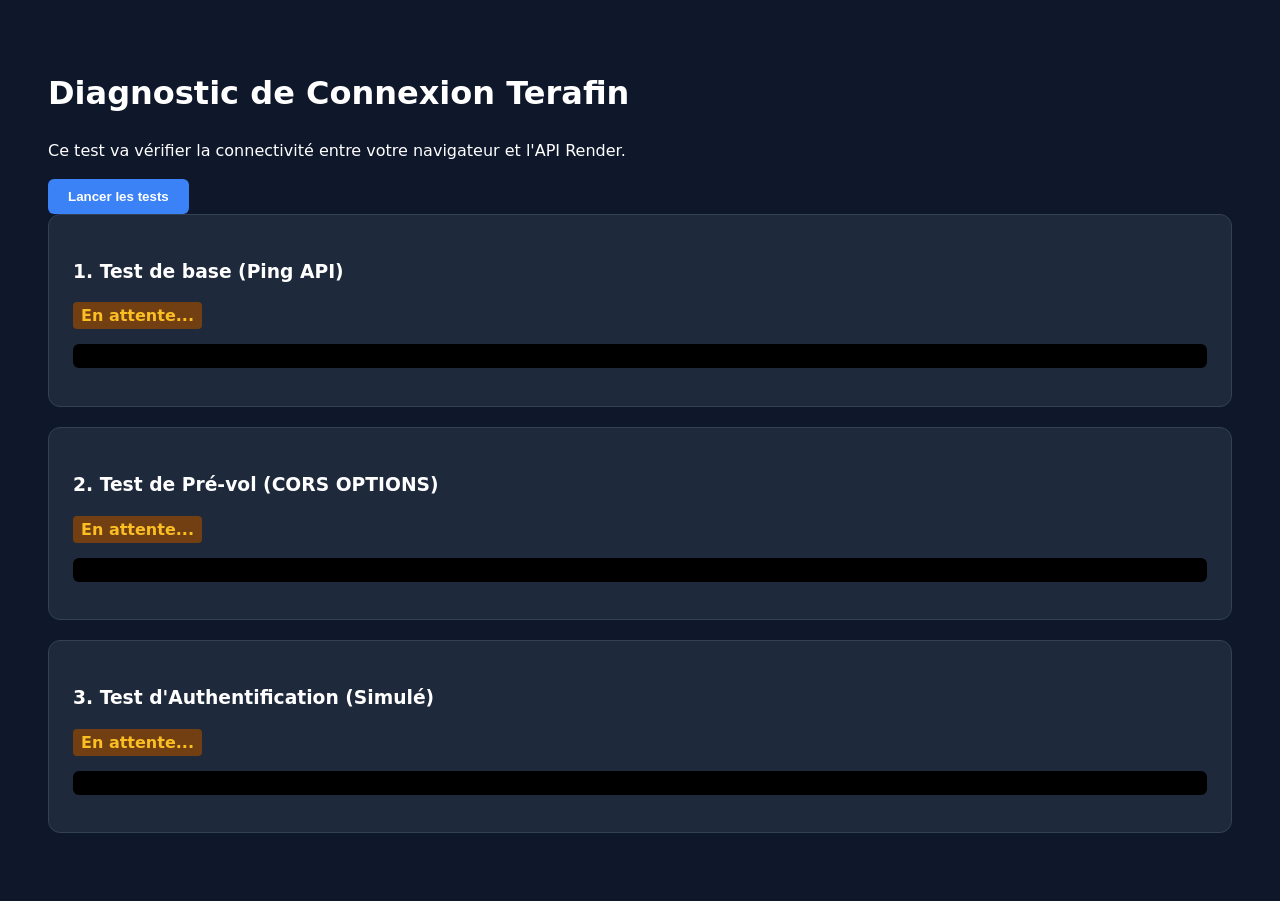
<file: diagnostic.html>
<!DOCTYPE html>
<html lang="fr">

<head>
    <meta charset="UTF-8">
    <title>Terafin — Diagnostic de Connexion</title>
    <style>
        body {
            font-family: system-ui, sans-serif;
            padding: 40px;
            line-height: 1.5;
            background: #0f172a;
            color: #fff;
        }

        .card {
            background: #1e293b;
            border-radius: 12px;
            padding: 24px;
            margin-bottom: 20px;
            border: 1px solid #334155;
        }

        .status {
            font-weight: bold;
            padding: 4px 8px;
            border-radius: 4px;
        }

        .success {
            background: #065f46;
            color: #34d399;
        }

        .error {
            background: #7f1d1d;
            color: #f87171;
        }

        .pending {
            background: #713f12;
            color: #fbbf24;
        }

        pre {
            background: #000;
            padding: 12px;
            border-radius: 6px;
            overflow-x: auto;
            font-size: 0.85rem;
        }

        button {
            cursor: pointer;
            padding: 10px 20px;
            background: #3b82f6;
            border: none;
            color: white;
            border-radius: 6px;
            font-weight: bold;
        }

        button:hover {
            background: #2563eb;
        }
    </style>
</head>

<body>
    <h1>Diagnostic de Connexion Terafin</h1>
    <p>Ce test va vérifier la connectivité entre votre navigateur et l'API Render.</p>

    <button onclick="runTests()">Lancer les tests</button>

    <div class="card">
        <h3>1. Test de base (Ping API)</h3>
        <p id="test1-status"><span class="status pending">En attente...</span></p>
        <pre id="test1-result"></pre>
    </div>

    <div class="card">
        <h3>2. Test de Pré-vol (CORS OPTIONS)</h3>
        <p id="test2-status"><span class="status pending">En attente...</span></p>
        <pre id="test2-result"></pre>
    </div>

    <div class="card">
        <h3>3. Test d'Authentification (Simulé)</h3>
        <p id="test3-status"><span class="status pending">En attente...</span></p>
        <pre id="test3-result"></pre>
    </div>

    <script>
        const API_URL = 'https://terafin-api.onrender.com';

        async function runTests() {
            // Test 1: Simple GET (No headers)
            try {
                const res = await fetch(API_URL + '/');
                const data = await res.json();
                document.getElementById('test1-status').innerHTML = '<span class="status success">SUCCÈS</span>';
                document.getElementById('test1-result').textContent = JSON.stringify(data, null, 2);
            } catch (err) {
                document.getElementById('test1-status').innerHTML = '<span class="status error">ÉCHEC</span>';
                document.getElementById('test1-result').textContent = err.toString();
            }

            // Test 2: GET with Headers (Triggers CORS preflight)
            try {
                const res = await fetch(API_URL + '/credits/', {
                    method: 'OPTIONS',
                });
                document.getElementById('test2-status').innerHTML = '<span class="status success">SUCCÈS (Serveur a répondu)</span>';
                document.getElementById('test2-result').textContent = "Statut: " + res.status + " " + res.statusText;
            } catch (err) {
                document.getElementById('test2-status').innerHTML = '<span class="status error">ÉCHEC CORS</span>';
                document.getElementById('test2-result').textContent = err.toString() + "\nCela indique souvent que le navigateur bloque la requête vers Render.";
            }

            // Test 3: Auth Attempt (CORS POST Test)
            try {
                const params = new URLSearchParams({ username: 'test@example.com', password: 'password' });
                const res = await fetch(API_URL + '/auth/connexion', {
                    method: 'POST',
                    body: params
                });
                const data = await res.json();
                document.getElementById('test3-status').innerHTML = '<span class="status success">CONNECTÉ (Réponse reçue)</span>';
                document.getElementById('test3-result').textContent = "Statut: " + res.status + "\n" + JSON.stringify(data, null, 2);
            } catch (err) {
                document.getElementById('test3-status').innerHTML = '<span class="status error">ÉCHEC LOGIN</span>';
                document.getElementById('test3-result').textContent = err.toString();
            }
        }
    </script>
</body>

</html>
</file>
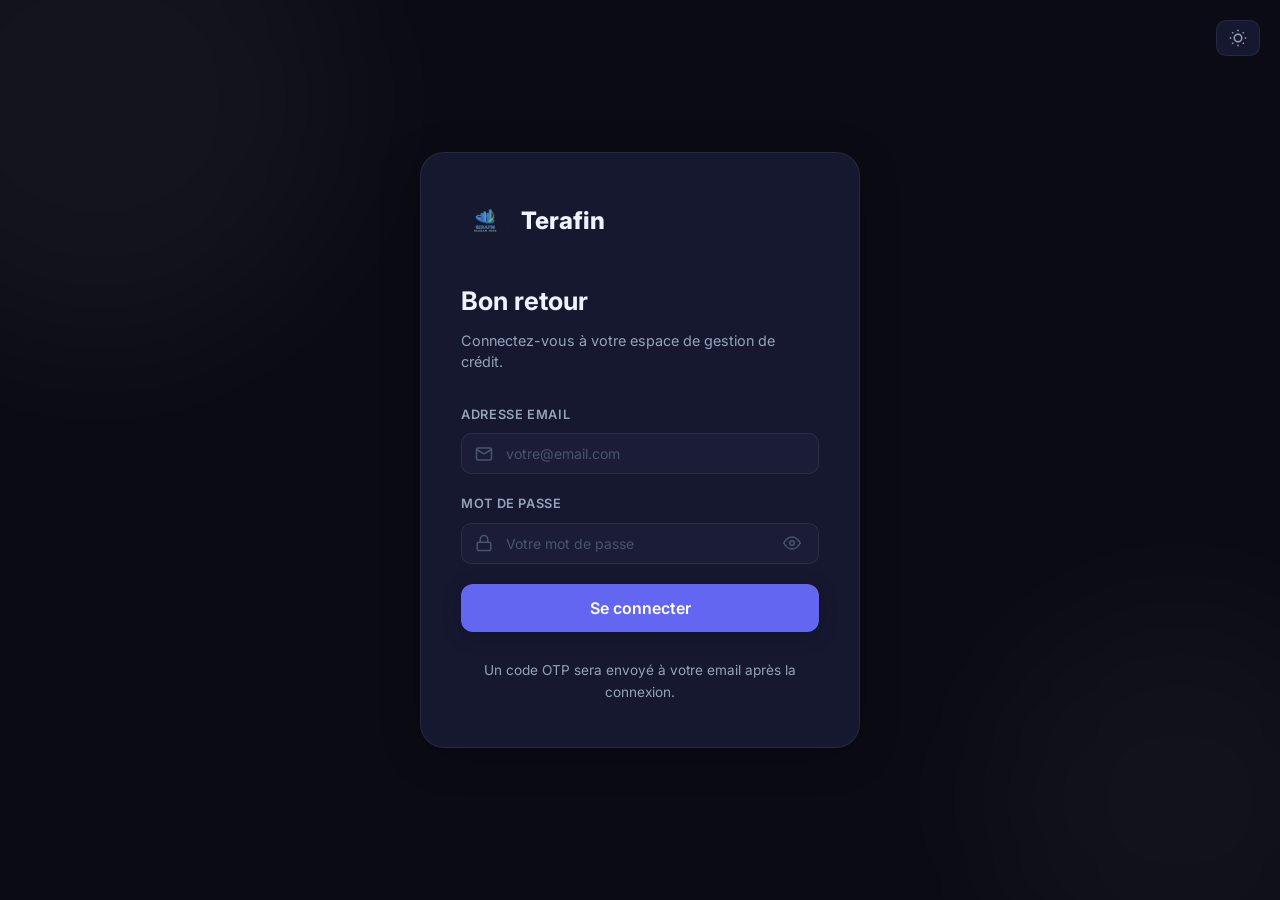
<file: login.html>
<!DOCTYPE html>
<html lang="fr" data-theme="dark">

<head>
  <meta charset="UTF-8" />
  <meta name="viewport" content="width=device-width, initial-scale=1.0" />
  <title>Connexion — Terafin</title>
  <meta name="description" content="Connectez-vous à Terafin, votre système de gestion de crédit premium." />
  <link rel="stylesheet" href="styles/main.css?v=4" />
  <link rel="stylesheet" href="styles/auth.css?v=4" />
</head>

<body class="auth-page">

  <!-- Theme Toggle -->
  <button class="theme-toggle-auth" id="theme-toggle" title="Changer le thème">
    <svg width="16" height="16" viewBox="0 0 24 24" fill="none" stroke="currentColor" stroke-width="2">
      <path d="M21 12.79A9 9 0 1 1 11.21 3 7 7 0 0 0 21 12.79z" />
    </svg>
    Thème
  </button>

  <div class="auth-card" role="main">
    <!-- Logo -->
    <div class="auth-logo">
      <div class="auth-logo-icon">
        <img src="assets/logo3_transparent_final.png" alt="Terafin Logo" />
      </div>
      <span class="auth-logo-text">Terafin</span>
    </div>

    <h1 class="auth-title">Bon retour </h1>
    <p class="auth-sub">Connectez-vous à votre espace de gestion de crédit.</p>

    <form class="auth-form" id="login-form" novalidate>
      <div class="form-group">
        <label class="form-label" for="email">Adresse email</label>
        <div class="input-with-icon">
          <svg class="input-icon" viewBox="0 0 24 24" fill="none" stroke="currentColor" stroke-width="2">
            <path d="M4 4h16c1.1 0 2 .9 2 2v12c0 1.1-.9 2-2 2H4c-1.1 0-2-.9-2-2V6c0-1.1.9-2 2-2z" />
            <polyline points="22,6 12,12 2,6" />
          </svg>
          <input type="email" id="email" name="email" class="form-control" placeholder="votre@email.com"
            autocomplete="email" required />
        </div>
      </div>

      <div class="form-group">
        <label class="form-label" for="password">Mot de passe</label>
        <div class="input-with-icon">
          <svg class="input-icon" viewBox="0 0 24 24" fill="none" stroke="currentColor" stroke-width="2">
            <rect x="3" y="11" width="18" height="11" rx="2" ry="2" />
            <path d="M7 11V7a5 5 0 0 1 10 0v4" />
          </svg>
          <input type="password" id="password" name="password" class="form-control" placeholder="Votre mot de passe"
            autocomplete="current-password" required />
          <button type="button" class="input-toggle" id="toggle-password" aria-label="Afficher le mot de passe">
            <svg id="eye-icon" width="18" height="18" viewBox="0 0 24 24" fill="none" stroke="currentColor"
              stroke-width="2">
              <path d="M1 12s4-8 11-8 11 8 11 8-4 8-11 8-11-8-11-8z" />
              <circle cx="12" cy="12" r="3" />
            </svg>
          </button>
        </div>
      </div>

      <!-- Error message -->
      <div id="login-error" class="hidden" style="
        background: rgba(239,68,68,.1);
        border: 1px solid rgba(239,68,68,.2);
        border-radius: 10px;
        padding: 12px 16px;
        font-size: .875rem;
        color: #ef4444;
        margin-bottom: 16px;
      "></div>

      <button type="submit" class="auth-submit" id="submit-btn">
        <span id="btn-text">Se connecter</span>
        <span id="btn-spinner" class="spinner hidden" style="width:18px;height:18px;border-width:2px;"></span>
      </button>
    </form>

    <div class="auth-footer">
      <p>Un code OTP sera envoyé à votre email après la connexion.</p>
    </div>
  </div>

  <script src="js/auth.js?v=4"></script>
  <script src="js/api.js?v=4"></script>
  <script src="js/shared.js?v=4"></script>
  <script>
    // Apply theme immediately
    THEME.init();

    // Redirect if already logged in
    if (AUTH.isAuthenticated()) window.location.href = 'dashboard.html';

    // Password toggle
    document.getElementById('toggle-password').addEventListener('click', function () {
      const input = document.getElementById('password');
      const isText = input.type === 'text';
      input.type = isText ? 'password' : 'text';
      document.getElementById('eye-icon').innerHTML = isText
        ? '<path d="M1 12s4-8 11-8 11 8 11 8-4 8-11 8-11-8-11-8z"/><circle cx="12" cy="12" r="3"/>'
        : '<path d="M17.94 17.94A10.07 10.07 0 0 1 12 20c-7 0-11-8-11-8a18.45 18.45 0 0 1 5.06-5.94"/><path d="M9.9 4.24A9.12 9.12 0 0 1 12 4c7 0 11 8 11 8a18.5 18.5 0 0 1-2.16 3.19"/><line x1="1" y1="1" x2="23" y2="23"/>';
    });

    // Form submit
    document.getElementById('login-form').addEventListener('submit', async (e) => {
      e.preventDefault();
      const email = document.getElementById('email').value.trim();
      const password = document.getElementById('password').value;
      const errEl = document.getElementById('login-error');
      const btnText = document.getElementById('btn-text');
      const spinner = document.getElementById('btn-spinner');
      const submitBtn = document.getElementById('submit-btn');

      errEl.classList.add('hidden');
      btnText.textContent = 'Connexion...';
      spinner.classList.remove('hidden');
      submitBtn.disabled = true;

      try {
        // Backend: POST /auth/connexion with FormData {username: email, password}
        const resp = await API.auth.login(email, password);
        // In dev mode, the OTP is returned directly in the message
        if (resp && resp.message && resp.message.includes('OTP est')) {
          const otpCode = resp.message.split('est ')[1];
          TOAST?.info('Mode dev', `Votre OTP : ${otpCode}`);
        }
        AUTH.savePendingEmail(email);
        window.location.href = 'otp.html';
      } catch (err) {
        errEl.textContent = err.message || 'Identifiants incorrects. Veuillez réessayer.';
        errEl.classList.remove('hidden');
        btnText.textContent = 'Se connecter';
        spinner.classList.add('hidden');
        submitBtn.disabled = false;
      }
    });
  </script>
</body>

</html>
</file>
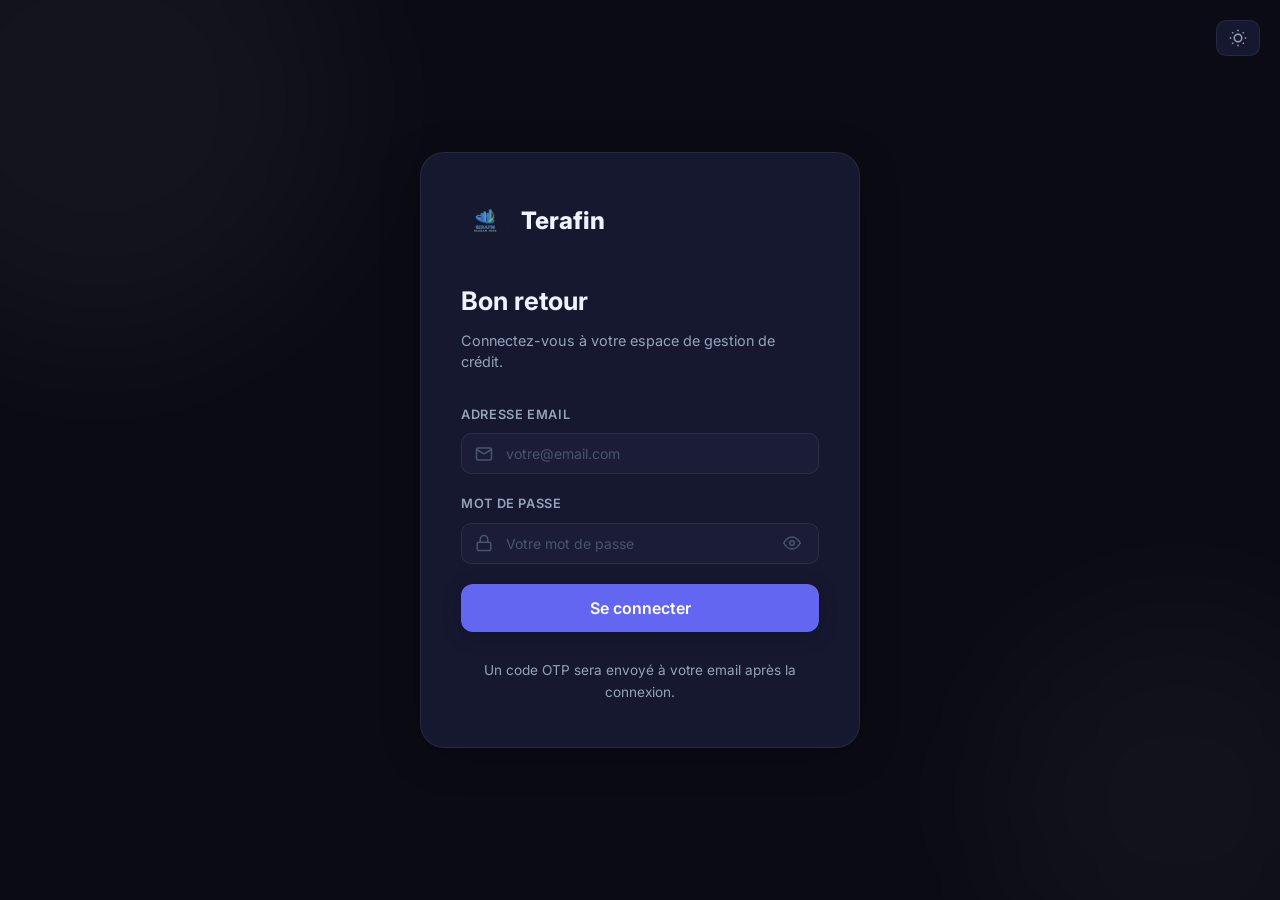
<file: notifications.html>
<!DOCTYPE html>
<html lang="fr" data-theme="dark">

<head>
    <meta charset="UTF-8" />
    <meta name="viewport" content="width=device-width, initial-scale=1.0" />
    <title>Notifications — Terafin</title>
    <link rel="stylesheet" href="styles/main.css?v=4" />
    <link rel="stylesheet" href="styles/sidebar.css?v=4" />
    <style>
        .notif-item {
            display: flex;
            align-items: flex-start;
            gap: 14px;
            padding: 16px 24px;
            border-bottom: 1px solid var(--border-color);
            cursor: pointer;
            transition: background var(--transition-fast);
            position: relative;
        }

        .notif-item:last-child {
            border-bottom: none;
        }

        .notif-item:hover {
            background: var(--bg-card-hover);
        }

        .notif-item.unread {
            background: rgba(99, 102, 241, .04);
        }

        .notif-item.unread::before {
            content: '';
            position: absolute;
            left: 8px;
            top: 50%;
            transform: translateY(-50%);
            width: 6px;
            height: 6px;
            border-radius: 50%;
            background: var(--brand-primary);
        }

        .notif-icon-wrap {
            width: 40px;
            height: 40px;
            border-radius: 12px;
            display: flex;
            align-items: center;
            justify-content: center;
            flex-shrink: 0;
        }

        .notif-title {
            font-weight: 600;
            font-size: .9rem;
        }

        .notif-sub {
            font-size: .8rem;
            color: var(--text-secondary);
            margin-top: 2px;
        }

        .notif-meta {
            font-size: .75rem;
            color: var(--text-muted);
            margin-top: 4px;
        }

        .notif-type-badge {
            font-size: .7rem;
            font-weight: 600;
            padding: 2px 8px;
            border-radius: 99px;
            background: var(--bg-input);
            color: var(--text-secondary);
        }
    </style>
</head>

<body class="app-layout">
    <div id="sidebar-container"></div>
    <button class="theme-toggle" id="theme-toggle"></button>

    <main class="main-content" id="main-content">
        <div class="page-header">
            <div>
                <h1 class="page-title">Notifications</h1>
                <p class="page-subtitle">Historique des emails et alertes</p>
            </div>
            <div class="flex gap-2">
                <button class="btn btn-secondary" id="test-retard" style="display:none;">
                    <svg width="16" height="16" viewBox="0 0 24 24" fill="none" stroke="currentColor" stroke-width="2">
                        <path
                            d="M10.29 3.86L1.82 18a2 2 0 0 0 1.71 3h16.94a2 2 0 0 0 1.71-3L13.71 3.86a2 2 0 0 0-3.42 0z" />
                        <line x1="12" y1="9" x2="12" y2="13" />
                        <line x1="12" y1="17" x2="12.01" y2="17" />
                    </svg>
                    Tester retard
                </button>
                <button class="btn btn-secondary" id="mark-all-read">
                    <svg width="16" height="16" viewBox="0 0 24 24" fill="none" stroke="currentColor" stroke-width="2">
                        <polyline points="20 6 9 17 4 12" />
                    </svg>
                    Tout marquer lu
                </button>
            </div>
        </div>

        <!-- Summary cards -->
        <div class="kpi-grid" style="grid-template-columns:repeat(3,1fr);margin-bottom:24px;">
            <div class="kpi-card indigo">
                <div class="kpi-icon indigo">📧</div>
                <div class="kpi-value" id="total-notifs">—</div>
                <div class="kpi-label">Total envoyés</div>
            </div>
            <div class="kpi-card purple">
                <div class="kpi-icon purple">📬</div>
                <div class="kpi-value" id="unread-notifs">—</div>
                <div class="kpi-label">Non lus</div>
            </div>
            <div class="kpi-card rose">
                <div class="kpi-icon rose">❌</div>
                <div class="kpi-value" id="failed-notifs">—</div>
                <div class="kpi-label">Échecs d'envoi</div>
            </div>
        </div>

        <!-- Filter + list -->
        <div class="table-container">
            <div class="table-toolbar">
                <span class="table-title">Emails envoyés</span>
                <div class="flex gap-2">
                    <select id="filter-type" class="form-control" style="width:auto;padding:7px 12px;font-size:.8rem;">
                        <option value="">Tous les types</option>
                        <option value="rappel">Rappel</option>
                        <option value="retard">Retard</option>
                        <option value="paiement">Paiement</option>
                        <option value="bienvenue">Bienvenue</option>
                    </select>
                    <select id="filter-status" class="form-control"
                        style="width:auto;padding:7px 12px;font-size:.8rem;">
                        <option value="">Tous les statuts</option>
                        <option value="envoyé">Envoyés</option>
                        <option value="échoué">Échoués</option>
                    </select>
                </div>
            </div>

            <div id="notif-list">
                <div style="text-align:center;padding:40px" class="text-muted">
                    <div class="spinner" style="margin:0 auto 12px"></div>Chargement...
                </div>
            </div>
            <div class="pagination" id="notif-pagination"></div>
        </div>
    </main>

    <!-- Modal: Notification detail -->
    <div class="modal-overlay" id="modal-notif-detail">
        <div class="modal" style="max-width:600px;">
            <div class="modal-header">
                <h2 class="modal-title" id="notif-detail-sujet">Détail</h2>
                <button class="modal-close" data-modal-close="modal-notif-detail">✕</button>
            </div>
            <div id="notif-detail-content" class="p-6"></div>
        </div>
    </div>

    <div id="toast-container"></div>

    <script src="js/auth.js?v=4"></script>
    <script src="js/api.js?v=4"></script>
    <script src="js/shared.js?v=4"></script>
    <script src="js/sidebar.js?v=4"></script>
    <script>
        if (!AUTH.requireAuth()) { }
        THEME.init();
        renderSidebar('notifications.html');
        initShared();

        let allNotifs = [];
        let currentPage = 1;
        const PAGE_SIZE = 15;

        const typeConfig = {
            'rappel': { color: 'rgba(99,102,241,.15)', text: '#6366f1', emoji: '🔔' },
            'retard': { color: 'rgba(239,68,68,.15)', text: '#ef4444', emoji: '⚠️' },
            'paiement': { color: 'rgba(16,185,129,.15)', text: '#10b981', emoji: '💳' },
            'bienvenue': { color: 'rgba(6,182,212,.15)', text: '#06b6d4', emoji: '🎉' },
            'default': { color: 'rgba(139,92,246,.15)', text: '#8b5cf6', emoji: '📧' },
        };

        async function loadData() {
            try {
                const [notifs, stats] = await Promise.all([
                    API.notifications.list(0, 500),
                    API.notifications.stats()
                ]);

                allNotifs = Array.isArray(notifs) ? notifs : (notifs?.items || []);

                document.getElementById('total-notifs').textContent = stats.total || 0;
                document.getElementById('unread-notifs').textContent = stats.non_lus || 0;
                document.getElementById('failed-notifs').textContent = stats.echoues || 0;

                renderList();
            } catch (err) {
                document.getElementById('notif-list').innerHTML = `<p style="color:#ef4444;text-align:center;padding:32px">${err.message}</p>`;
            }
        }

        function renderList() {
            const typeF = document.getElementById('filter-type').value;
            const statusF = document.getElementById('filter-status').value;

            let filtered = allNotifs;
            if (typeF) filtered = filtered.filter(n => n.type === typeF);
            if (statusF) filtered = filtered.filter(n => n.statut === statusF);

            const total = filtered.length;
            const pages = Math.ceil(total / PAGE_SIZE);
            if (currentPage > pages) currentPage = 1;
            const slice = filtered.slice((currentPage - 1) * PAGE_SIZE, currentPage * PAGE_SIZE);

            const container = document.getElementById('notif-list');
            if (slice.length === 0) {
                container.innerHTML = '<p class="text-muted text-center" style="padding:32px">Aucune notification</p>';
            } else {
                container.innerHTML = slice.map(n => {
                    const cfg = typeConfig[n.type] || typeConfig['default'];
                    const isRead = n.lu; // Corrected field
                    return `
                        <div class="notif-item ${!isRead ? 'unread' : ''}" onclick="viewNotif(${n.id})">
                            <div class="notif-icon-wrap" style="background:${cfg.color}">
                                <span style="font-size:1.1rem">${cfg.emoji}</span>
                            </div>
                            <div style="flex:1;min-width:0;">
                                <div class="flex items-center gap-2 mb-2">
                                    <span class="notif-type-badge">${n.type || '—'}</span>
                                    <span class="notif-type-badge" style="${n.statut === 'échoué' ? 'background:rgba(239,68,68,.1);color:#ef4444' : 'background:rgba(16,185,129,.1);color:#10b981'}">
                                        ${n.statut === 'échoué' ? '❌ Échoué' : '✅ Envoyé'}
                                    </span>
                                    ${!isRead ? '<span class="notif-type-badge" style="background:rgba(99,102,241,.1);color:#6366f1">Non lu</span>' : ''}
                                </div>
                                <div class="notif-title truncate">${n.sujet || '(Sans sujet)'}</div>
                                <div class="notif-sub">À : ${n.destinataire_email || '—'}</div>
                                <div class="notif-meta">${formatDateTime(n.created_at)}</div>
                            </div>
                        </div>
                    `;
                }).join('');
            }

            const pag = document.getElementById('notif-pagination');
            if (pages <= 1) { pag.innerHTML = ''; return; }
            let html = `<button class="pagination-btn" onclick="changePage(${currentPage - 1})" ${currentPage === 1 ? 'disabled' : ''}>‹</button>`;
            for (let i = 1; i <= pages; i++) html += `<button class="pagination-btn ${i === currentPage ? 'active' : ''}" onclick="changePage(${i})">${i}</button>`;
            html += `<button class="pagination-btn" onclick="changePage(${currentPage + 1})" ${currentPage === pages ? 'disabled' : ''}>›</button>`;
            pag.innerHTML = html;
        }

        function changePage(p) { currentPage = p; renderList(); }

        async function viewNotif(id) {
            const notif = allNotifs.find(n => n.id === id);
            if (!notif) return;
            document.getElementById('notif-detail-sujet').textContent = notif.sujet || 'Détail notification';
            document.getElementById('notif-detail-content').innerHTML = `
                <div class="flex gap-3 mb-4" style="flex-wrap:wrap;">
                    <span class="badge ${notif.statut === 'échoué' ? 'badge-late' : 'badge-active'}">${notif.statut}</span>
                    <span class="text-muted text-sm">Type : <strong>${notif.type}</strong></span>
                    <span class="text-muted text-sm">À : <strong>${notif.destinataire_email}</strong></span>
                    <span class="text-muted text-sm">${formatDateTime(notif.created_at)}</span>
                </div>
                <div style="background:var(--bg-input);border-radius:12px;padding:20px;font-size:0.9rem;line-height:1.6;max-height:350px;overflow-y:auto;white-space:pre-wrap;">
                    ${notif.contenu || '<em class="text-muted">Contenu vide</em>'}
                </div>
            `;
            MODAL.open('modal-notif-detail');

            // Mark as read if needed
            if (!notif.lu) {
                try {
                    await API.notifications.markRead(id);
                    notif.lu = true;
                    currentPage = 1; // refresh stats
                    loadData();
                } catch (err) { console.error('Error marking read:', err); }
            }
        }

        document.getElementById('mark-all-read').addEventListener('click', async () => {
            try {
                await API.notifications.markAllRead();
                allNotifs.forEach(n => n.lu = true);
                TOAST.success('Tout lu !', 'Toutes les notifications ont été marquées comme lues.');
                loadData();
            } catch (err) {
                TOAST.error('Erreur', err.message);
            }
        });

        document.getElementById('filter-type').addEventListener('change', () => { currentPage = 1; renderList(); });
        document.getElementById('filter-status').addEventListener('change', () => { currentPage = 1; renderList(); });

        // Show test retard button for admin only
        const userRole = AUTH.getRole();
        if (userRole === 'admin') {
            document.getElementById('test-retard').style.display = '';
        }

        document.getElementById('test-retard').addEventListener('click', async () => {
            const btn = document.getElementById('test-retard');
            btn.disabled = true;
            btn.textContent = 'Envoi en cours...';
            try {
                const res = await API.notifications.testRetard();
                TOAST.success('Test envoyé', res.message || 'Notifications de retard envoyées.');
                loadData();
            } catch (err) {
                TOAST.error('Erreur', err.message);
            } finally {
                btn.disabled = false;
                btn.innerHTML = '<svg width="16" height="16" viewBox="0 0 24 24" fill="none" stroke="currentColor" stroke-width="2"><path d="M10.29 3.86L1.82 18a2 2 0 0 0 1.71 3h16.94a2 2 0 0 0 1.71-3L13.71 3.86a2 2 0 0 0-3.42 0z"/><line x1="12" y1="9" x2="12" y2="13"/><line x1="12" y1="17" x2="12.01" y2="17"/></svg> Tester retard';
            }
        });

        loadData();
    </script>
</body>

</html>
</file>
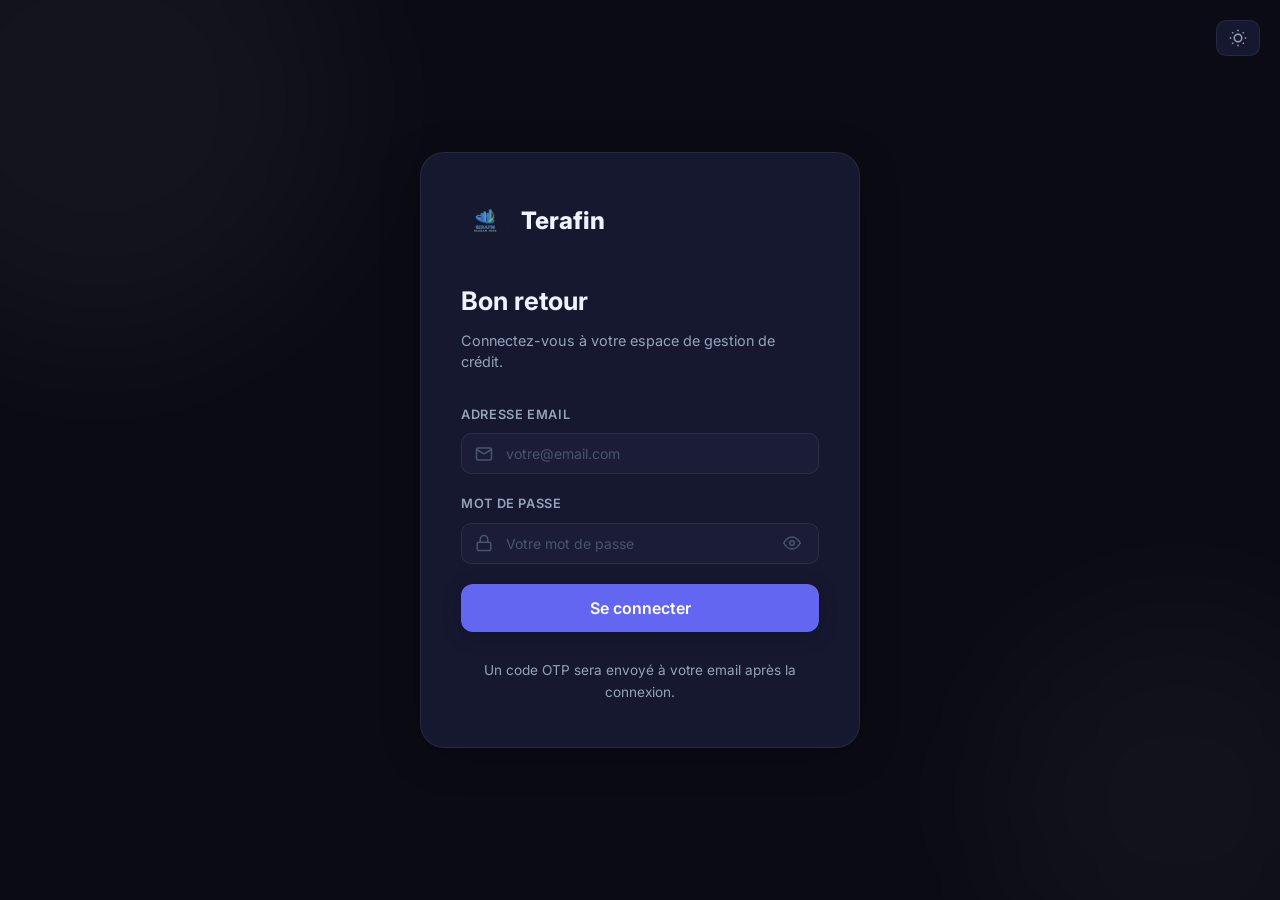
<file: otp.html>
<!DOCTYPE html>
<html lang="fr" data-theme="dark">

<head>
  <meta charset="UTF-8" />
  <meta name="viewport" content="width=device-width, initial-scale=1.0" />
  <title>Vérification OTP — Terafin</title>
  <link rel="stylesheet" href="styles/main.css?v=4" />
  <link rel="stylesheet" href="styles/auth.css?v=4" />
</head>

<body class="auth-page">

  <button class="theme-toggle-auth" id="theme-toggle" title="Changer le thème">
    <svg width="16" height="16" viewBox="0 0 24 24" fill="none" stroke="currentColor" stroke-width="2">
      <path d="M21 12.79A9 9 0 1 1 11.21 3 7 7 0 0 0 21 12.79z" />
    </svg>
    Thème
  </button>

  <div class="auth-card" role="main">
    <div class="auth-logo">
      <div class="auth-logo-icon">
        <svg viewBox="0 0 24 24" fill="none" stroke="currentColor" stroke-width="2">
          <path d="M12 2L2 7l10 5 10-5-10-5z" />
          <path d="M2 17l10 5 10-5" />
          <path d="M2 12l10 5 10-5" />
        </svg>
      </div>
      <span class="auth-logo-text">Terafin</span>
    </div>

    <h1 class="auth-title">Vérification OTP</h1>
    <p class="auth-sub" id="otp-subtitle">
      Entrez le code à 6 chiffres envoyé à votre adresse email pour finaliser la connexion.
    </p>

    <!-- OTP Digit Inputs -->
    <div class="otp-inputs" id="otp-container" role="group" aria-label="Code OTP à 6 chiffres">
      <input type="text" class="otp-digit" maxlength="1" inputmode="numeric" pattern="[0-9]" aria-label="Chiffre 1" />
      <input type="text" class="otp-digit" maxlength="1" inputmode="numeric" pattern="[0-9]" aria-label="Chiffre 2" />
      <input type="text" class="otp-digit" maxlength="1" inputmode="numeric" pattern="[0-9]" aria-label="Chiffre 3" />
      <input type="text" class="otp-digit" maxlength="1" inputmode="numeric" pattern="[0-9]" aria-label="Chiffre 4" />
      <input type="text" class="otp-digit" maxlength="1" inputmode="numeric" pattern="[0-9]" aria-label="Chiffre 5" />
      <input type="text" class="otp-digit" maxlength="1" inputmode="numeric" pattern="[0-9]" aria-label="Chiffre 6" />
    </div>

    <div id="otp-error" class="hidden" style="
      background: rgba(239,68,68,.1);
      border: 1px solid rgba(239,68,68,.2);
      border-radius: 10px;
      padding: 12px 16px;
      font-size: .875rem;
      color: #ef4444;
      margin-bottom: 16px;
      text-align: center;
    "></div>

    <button class="auth-submit" id="otp-submit" disabled>
      <span id="otp-btn-text">Vérifier le code</span>
      <span id="otp-spinner" class="spinner hidden" style="width:18px;height:18px;border-width:2px;"></span>
    </button>

    <div class="auth-footer" style="margin-top:20px;">
      <p>Code non reçu ?
        <button class="otp-resend" id="resend-btn">Renvoyer</button>
      </p>
      <p style="margin-top:12px;">
        <a href="login.html" style="color: var(--brand-primary); text-decoration: none; font-weight: 500;">
          ← Retour à la connexion
        </a>
      </p>
    </div>
  </div>

  <script src="js/auth.js?v=4"></script>
  <script src="js/api.js?v=4"></script>
  <script src="js/shared.js?v=4"></script>
  <script>
    THEME.init();

    // If no pending email, redirect to login
    const pendingEmail = AUTH.getPendingEmail();
    if (!pendingEmail) window.location.href = 'login.html';

    // Show masked email
    const parts = pendingEmail.split('@');
    if (parts.length === 2) {
      const masked = parts[0].slice(0, 2) + '***@' + parts[1];
      document.getElementById('otp-subtitle').textContent =
        `Entrez le code à 6 chiffres envoyé à ${masked}`;
    }

    // OTP digit navigation logic
    const digits = document.querySelectorAll('.otp-digit');
    const submitBtn = document.getElementById('otp-submit');
    const errEl = document.getElementById('otp-error');

    function getOTPValue() {
      return Array.from(digits).map(d => d.value).join('');
    }

    function checkComplete() {
      const val = getOTPValue();
      submitBtn.disabled = val.length !== 6;
    }

    digits.forEach((digit, idx) => {
      digit.addEventListener('input', (e) => {
        const val = e.target.value.replace(/\D/g, '');
        e.target.value = val;
        if (val) {
          e.target.classList.add('filled');
          if (idx < digits.length - 1) digits[idx + 1].focus();
        } else {
          e.target.classList.remove('filled');
        }
        checkComplete();
      });

      digit.addEventListener('keydown', (e) => {
        if (e.key === 'Backspace' && !digit.value && idx > 0) {
          digits[idx - 1].focus();
          digits[idx - 1].value = '';
          digits[idx - 1].classList.remove('filled');
          checkComplete();
        }
        // Handle paste
        if (e.key === 'v' && (e.ctrlKey || e.metaKey)) return;
      });

      digit.addEventListener('paste', (e) => {
        e.preventDefault();
        const pasted = (e.clipboardData || window.clipboardData).getData('text').replace(/\D/g, '').slice(0, 6);
        pasted.split('').forEach((ch, i) => {
          if (digits[i]) {
            digits[i].value = ch;
            digits[i].classList.add('filled');
          }
        });
        const nextEmpty = Array.from(digits).findIndex(d => !d.value);
        (digits[nextEmpty === -1 ? 5 : nextEmpty]).focus();
        checkComplete();
      });
    });

    // Focus first digit
    digits[0].focus();

    // Submit
    async function verifyOTP() {
      const code = getOTPValue();
      errEl.classList.add('hidden');
      document.getElementById('otp-btn-text').textContent = 'Vérification...';
      document.getElementById('otp-spinner').classList.remove('hidden');
      submitBtn.disabled = true;

      try {
        const data = await API.auth.verifierOtp(pendingEmail, code);
        AUTH.saveTokens(data.access_token, data.refresh_token);
        AUTH.clearPendingEmail();
        window.location.href = 'dashboard.html';
      } catch (err) {
        errEl.textContent = err.message || 'Code incorrect ou expiré. Réessayez.';
        errEl.classList.remove('hidden');
        digits.forEach(d => { d.value = ''; d.classList.remove('filled'); });
        digits[0].focus();
        document.getElementById('otp-btn-text').textContent = 'Vérifier le code';
        document.getElementById('otp-spinner').classList.add('hidden');
        submitBtn.disabled = true;
      }
    }

    submitBtn.addEventListener('click', verifyOTP);

    // Enter key
    document.addEventListener('keydown', (e) => {
      if (e.key === 'Enter' && !submitBtn.disabled) verifyOTP();
    });

    // Resend (just re-call login)
    let resendTimer = 60;
    const resendBtn = document.getElementById('resend-btn');

    function startResendTimer() {
      resendBtn.disabled = true;
      resendBtn.textContent = `Renvoyer (${resendTimer}s)`;
      const interval = setInterval(() => {
        resendTimer--;
        resendBtn.textContent = `Renvoyer (${resendTimer}s)`;
        if (resendTimer <= 0) {
          clearInterval(interval);
          resendBtn.disabled = false;
          resendBtn.textContent = 'Renvoyer';
          resendTimer = 60;
        }
      }, 1000);
    }

    startResendTimer();

    resendBtn.addEventListener('click', async () => {
      try {
        // We cannot resend without password — inform user to go back
        TOAST?.warning('Renvoi non disponible', 'Retournez à la connexion pour obtenir un nouveau code.');
      } catch { }
    });
  </script>
</body>

</html>
</file>
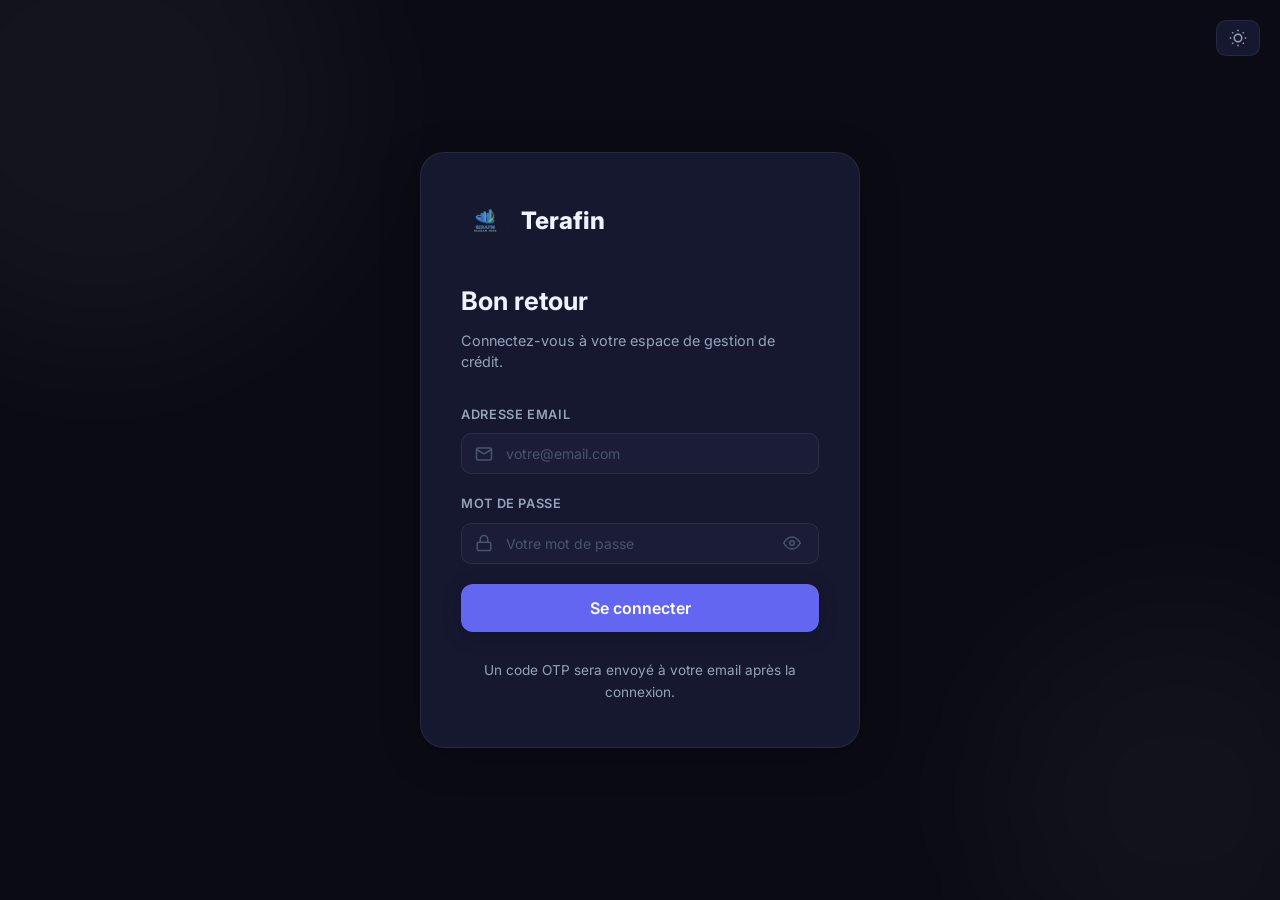
<file: paiements.html>
<!DOCTYPE html>
<html lang="fr" data-theme="dark">

<head>
    <meta charset="UTF-8" />
    <meta name="viewport" content="width=device-width, initial-scale=1.0" />
    <title>Paiements — Terafin</title>
    <link rel="stylesheet" href="styles/main.css?v=4" />
    <link rel="stylesheet" href="styles/sidebar.css?v=4" />
    <style>
        .progress-card {
            transition: transform 0.2s, box-shadow 0.2s;
        }

        .progress-card:hover {
            transform: translateY(-4px);
            box-shadow: 0 12px 24px -8px rgba(0, 0, 0, 0.15);
        }

        .action-btns {
            display: flex;
            gap: 8px;
            margin-top: 16px;
        }

        .btn-solder {
            background: rgba(16, 185, 129, 0.1);
            color: #10b981;
            border: 1px solid rgba(16, 185, 129, 0.2);
        }

        .btn-solder:hover {
            background: #10b981;
            color: white;
        }
    </style>
</head>

<body class="app-layout">
    <div id="sidebar-container"></div>
    <button class="theme-toggle" id="theme-toggle"></button>

    <main class="main-content" id="main-content">
        <div class="page-header">
            <div>
                <h1 class="page-title">Suivi des Remboursements</h1>
                <p class="page-subtitle">Visualisez la progression et enregistrez les paiements</p>
            </div>
            <button class="btn btn-primary" data-modal-open="modal-add-paiement">
                <svg width="16" height="16" viewBox="0 0 24 24" fill="none" stroke="currentColor" stroke-width="2.5">
                    <line x1="12" y1="5" x2="12" y2="19" />
                    <line x1="5" y1="12" x2="19" y2="12" />
                </svg>
                Enregistrer un paiement
            </button>
        </div>

        <!-- Progress Grid -->
        <div class="mb-8">
            <div id="progress-cards" class="hidden"
                style="display:grid;grid-template-columns:repeat(auto-fill,minmax(340px,1fr));gap:20px;">
                <!-- filled by JS -->
            </div>
            <div id="progress-loading" style="text-align:center;padding:64px" class="text-muted">
                <div class="spinner" style="margin:0 auto 16px"></div>Chargement du suivi...
            </div>
        </div>

        <!-- Table Summary -->
        <div class="table-container">
            <div class="table-toolbar">
                <span class="table-title">Tous les Crédits</span>
                <div class="search-box">
                    <svg width="16" height="16" viewBox="0 0 24 24" fill="none" stroke="currentColor" stroke-width="2">
                        <circle cx="11" cy="11" r="8" />
                        <line x1="21" y1="21" x2="16.65" y2="16.65" />
                    </svg>
                    <input type="text" id="search-remboursements" placeholder="Rechercher un client..." />
                </div>
            </div>
            <div style="overflow-x:auto;">
                <table id="remboursements-table">
                    <thead>
                        <tr>
                            <th>ID</th>
                            <th>Client</th>
                            <th>Montant</th>
                            <th>Restant</th>
                            <th>Progression</th>
                            <th>Retard</th>
                            <th>Statut</th>
                        </tr>
                    </thead>
                    <tbody id="remboursements-tbody">
                        <tr>
                            <td colspan="7" class="text-center text-muted" style="padding:40px">
                                <div class="spinner" style="margin:0 auto 12px"></div>Chargement...
                            </td>
                        </tr>
                    </tbody>
                </table>
            </div>
        </div>
    </main>

    <!-- Modal: Add Paiement -->
    <div class="modal-overlay" id="modal-add-paiement">
        <div class="modal">
            <div class="modal-header">
                <h2 class="modal-title">Enregistrer un Remboursement</h2>
                <button class="modal-close" data-modal-close="modal-add-paiement">✕</button>
            </div>
            <form id="form-add-paiement">
                <div class="form-group">
                    <label class="form-label" for="p-credit">Crédit *</label>
                    <select id="p-credit" class="form-control" required>
                        <option value="">-- Sélectionner un crédit actif --</option>
                    </select>
                </div>
                <div class="form-group">
                    <label class="form-label" for="p-montant">Montant payé (CFA) *</label>
                    <input type="number" id="p-montant" class="form-control" placeholder="Ex: 125000" min="0"
                        required />
                </div>
                <div id="paiement-form-error" class="hidden" style="
                    background:rgba(239,68,68,.1);border:1px solid rgba(239,68,68,.2);border-radius:10px;
                    padding:10px 14px;font-size:.875rem;color:#ef4444;margin-bottom:16px;
                "></div>
                <div class="flex gap-3" style="justify-content:flex-end;">
                    <button type="button" class="btn btn-secondary"
                        data-modal-close="modal-add-paiement">Annuler</button>
                    <button type="submit" class="btn btn-primary" id="submit-paiement">Confirmer le paiement</button>
                </div>
            </form>
        </div>
    </div>

    <!-- Modal: Confirm Solder -->
    <div class="modal-overlay" id="modal-confirm-solder">
        <div class="modal" style="max-width:400px">
            <div class="modal-header">
                <h2 class="modal-title">Solder le crédit ?</h2>
                <button class="modal-close" data-modal-close="modal-confirm-solder">✕</button>
            </div>
            <div class="p-4">
                <p class="text-sm mb-4">Êtes-vous sûr de vouloir solder ce crédit par anticipation ? Le montant final
                    sera recalculé par le système.</p>
                <div id="solder-info" class="hidden"
                    style="background:var(--bg-secondary);padding:12px;border-radius:8px;margin-bottom:16px;font-size:.85rem;">
                </div>
            </div>
            <div class="flex gap-3 p-4" style="justify-content:flex-end;border-top:1px solid var(--border-color);">
                <button class="btn btn-secondary" data-modal-close="modal-confirm-solder">Fermer</button>
                <button class="btn btn-primary" id="confirm-solder-btn" style="background:#10b981">Confirmer le
                    solde</button>
            </div>
        </div>
    </div>

    <script src="js/auth.js?v=4"></script>
    <script src="js/api.js?v=4"></script>
    <script src="js/shared.js?v=4"></script>
    <script src="js/sidebar.js?v=4"></script>
    <script>
        if (!AUTH.requireAuth()) { }
        THEME.init();
        renderSidebar('paiements.html');
        initShared();

        let allRemboursements = [];
        let selectedCreditId = null;

        async function loadData() {
            try {
                const data = await API.remboursements.list();
                allRemboursements = data || [];

                renderProgressCards();
                renderTable();

                // Populate credit dropdown
                const sel = document.getElementById('p-credit');
                const activeOnes = allRemboursements.filter(r => r.statut === 'pending' || r.statut === 'active' || r.statut === 'overdue');
                sel.innerHTML = '<option value="">-- Sélectionner un crédit --</option>' +
                    activeOnes.map(r => `<option value="${r.credit_id}">${r.client_nom} (Crédit #${r.credit_id} — ${formatCurrency(r.montant_initial)})</option>`).join('');

            } catch (err) {
                TOAST.error('Erreur', err.message);
                document.getElementById('progress-loading').textContent = "Erreur lors du chargement des données.";
            }
        }

        function renderProgressCards() {
            const container = document.getElementById('progress-cards');
            const loading = document.getElementById('progress-loading');
            loading.style.display = 'none';

            const suspects = allRemboursements.filter(r => r.statut === 'active' || r.statut === 'overdue');

            if (suspects.length === 0) {
                container.innerHTML = '<p class="text-muted" style="grid-column:1/-1;text-align:center;padding:32px">Aucun crédit actif nécessitant un suivi immédiat.</p>';
                container.style.display = 'grid';
                container.classList.remove('hidden');
                return;
            }

            container.classList.remove('hidden');
            container.style.display = 'grid';

            container.innerHTML = suspects.map(r => {
                const percent = r.pourcentage_rembourse || 0;
                const isOverdue = r.statut === 'overdue';

                return `
                    <div class="card progress-card">
                        <div class="flex items-center justify-between mb-4">
                            <div>
                                <span class="block font-bold">${r.client_nom}</span>
                                <span class="text-xs text-muted">ID #${r.credit_id}</span>
                            </div>
                            ${creditStatusBadge(r.statut)}
                        </div>
                        <div style="margin-bottom:12px">
                            <div class="flex items-center justify-between text-sm mb-2">
                                <span class="text-muted">Progression</span>
                                <span class="font-semibold">${percent}%</span>
                            </div>
                            <div class="progress-bar-track">
                                <div class="progress-bar-fill" style="width:0%" data-target="${percent}"></div>
                            </div>
                        </div>
                        <div class="grid grid-cols-2 gap-4 text-xs mb-4">
                            <div>
                                <div class="text-muted">Total dû</div>
                                <div class="font-semibold">${formatCurrency(r.montant_initial)}</div>
                            </div>
                            <div>
                                <div class="text-muted">Restant</div>
                                <div class="font-semibold" style="color:var(--brand-primary)">${formatCurrency(r.capital_restant)}</div>
                            </div>
                            <div>
                                <div class="text-muted">Retard</div>
                                <div class="font-semibold ${r.penalites_retard > 0 ? 'text-rose' : ''}">${formatCurrency(r.penalites_retard)}</div>
                            </div>
                            <div>
                                <div class="text-muted">Prochaine échéance</div>
                                <div class="font-semibold">${r.prochaine_echeance || '—'}</div>
                            </div>
                        </div>
                        <div class="action-btns">
                            <button class="btn btn-sm btn-secondary flex-1" onclick="openPaymentFor(${r.credit_id})">Payer</button>
                            ${r.statut !== 'completed' ? `<button class="btn btn-sm btn-solder flex-1" onclick="confirmSolder(${r.credit_id})">Solder</button>` : ''}
                        </div>
                    </div>
                `;
            }).join('');

            // Animate bars
            setTimeout(() => {
                document.querySelectorAll('.progress-bar-fill').forEach(bar => {
                    bar.style.width = bar.dataset.target + '%';
                });
            }, 100);
        }

        function renderTable(search = '') {
            let filtered = allRemboursements;
            if (search) {
                filtered = filtered.filter(r =>
                    r.client_nom.toLowerCase().includes(search) ||
                    String(r.credit_id).includes(search)
                );
            }

            const tbody = document.getElementById('remboursements-tbody');
            if (filtered.length === 0) {
                tbody.innerHTML = '<tr><td colspan="7" class="text-center text-muted" style="padding:32px">Aucun crédit trouvé</td></tr>';
            } else {
                tbody.innerHTML = filtered.map(r => `
                    <tr>
                        <td class="text-muted">#${r.credit_id}</td>
                        <td>
                            <div class="font-medium">${r.client_nom}</div>
                            <div class="text-xs text-muted">${r.client_email || ''}</div>
                        </td>
                        <td>${formatCurrency(r.montant_initial)}</td>
                        <td><strong>${formatCurrency(r.capital_restant)}</strong></td>
                        <td>
                            <div class="flex items-center gap-2">
                                <div class="progress-bar-track" style="width:60px;height:6px;">
                                    <div class="progress-bar-fill" style="width:${r.pourcentage_rembourse}%"></div>
                                </div>
                                <span class="text-xs">${r.pourcentage_rembourse}%</span>
                            </div>
                        </td>
                        <td>
                            ${r.jours_retard > 0 ? `<span class="text-rose font-medium">${r.jours_retard}j</span>` : '<span class="text-muted">Aucun</span>'}
                        </td>
                        <td>${creditStatusBadge(r.statut)}</td>
                    </tr>
                `).join('');
            }
        }

        function openPaymentFor(id) {
            document.getElementById('p-credit').value = id;
            MODAL.open('modal-add-paiement');
        }

        function confirmSolder(id) {
            selectedCreditId = id;
            const r = allRemboursements.find(x => x.credit_id === id);
            const info = document.getElementById('solder-info');
            info.innerHTML = `
                <div><strong>Client:</strong> ${r.client_nom}</div>
                <div><strong>Capital restant:</strong> ${formatCurrency(r.capital_restant)}</div>
                <div class="mt-2 text-xs opacity-75">Le solde anticipé clôturera le crédit après un dernier versement égal au capital restant plus les pénalités éventuelles.</div>
            `;
            info.classList.remove('hidden');
            MODAL.open('modal-confirm-solder');
        }

        document.getElementById('confirm-solder-btn').addEventListener('click', async () => {
            if (!selectedCreditId) return;
            try {
                const res = await API.credits.solder(selectedCreditId);
                TOAST.success('Succès', res.message || 'Crédit soldé avec succès.');
                MODAL.close('modal-confirm-solder');
                loadData();
            } catch (err) {
                TOAST.error('Erreur', err.message);
            }
        });

        document.getElementById('search-remboursements').addEventListener('input', (e) => {
            renderTable(e.target.value.toLowerCase());
        });

        // Add paiement form
        document.getElementById('form-add-paiement').addEventListener('submit', async (e) => {
            e.preventDefault();
            const errEl = document.getElementById('paiement-form-error');
            const btn = document.getElementById('submit-paiement');
            errEl.classList.add('hidden');
            btn.disabled = true;
            btn.textContent = 'Traitement...';

            try {
                const credit_id = parseInt(document.getElementById('p-credit').value);
                const montant = parseFloat(document.getElementById('p-montant').value);

                await API.paiements.create({ credit_id, montant });

                TOAST.success('Paiement enregistré !', `Le remboursement a été pris en compte.`);
                MODAL.close('modal-add-paiement');
                document.getElementById('form-add-paiement').reset();
                loadData();
            } catch (err) {
                errEl.textContent = err.message;
                errEl.classList.remove('hidden');
            } finally {
                btn.disabled = false;
                btn.textContent = 'Confirmer le paiement';
            }
        });

        loadData();
    </script>
</body>

</html>
</file>
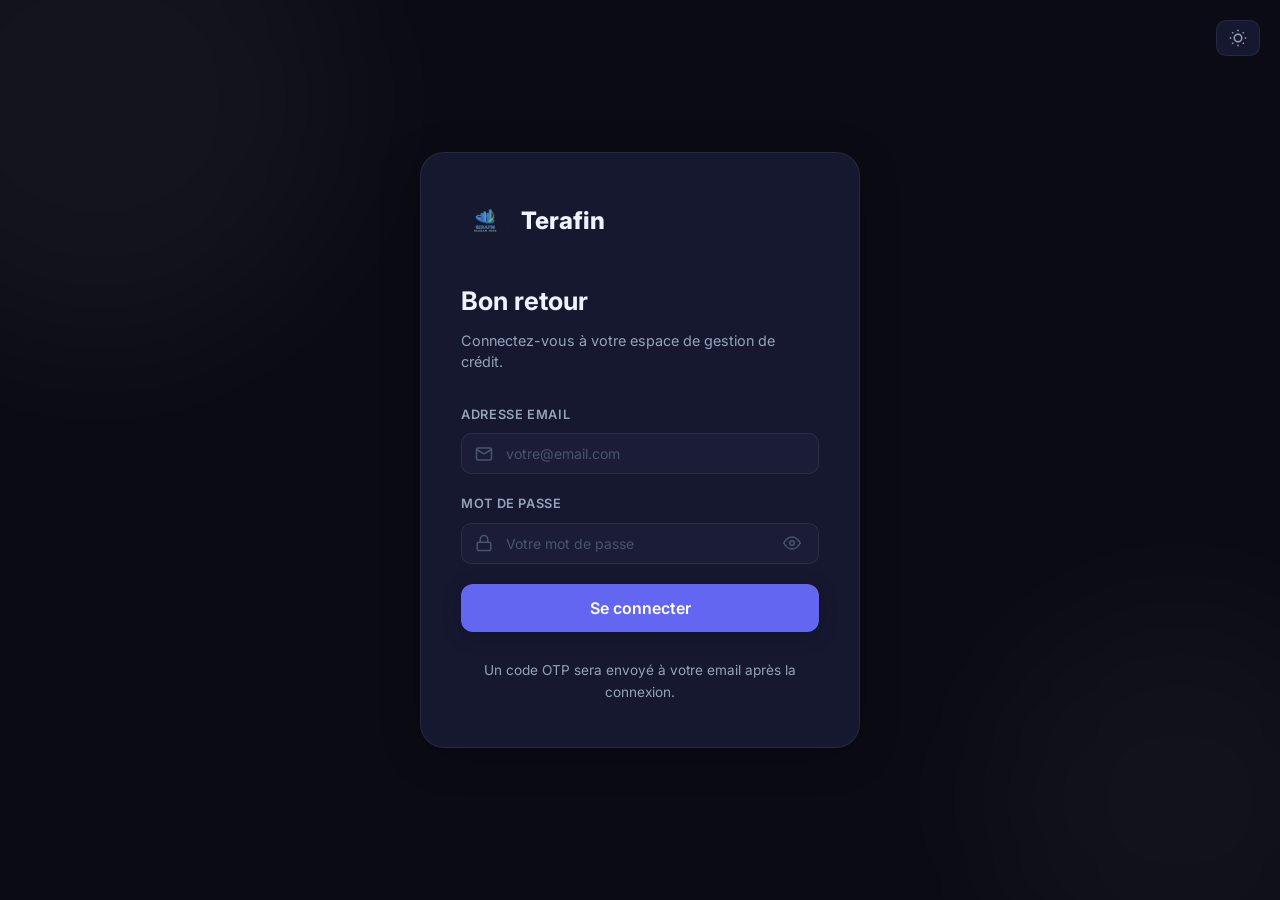
<file: parametres.html>
<!DOCTYPE html>
<html lang="fr" data-theme="dark">

<head>
    <meta charset="UTF-8" />
    <meta name="viewport" content="width=device-width, initial-scale=1.0" />
    <title>Paramètres — Terafin</title>
    <link rel="stylesheet" href="styles/main.css?v=4" />
    <link rel="stylesheet" href="styles/sidebar.css?v=4" />
    <style>
        .settings-section {
            margin-bottom: 32px;
        }

        .settings-section-title {
            font-size: 1rem;
            font-weight: 700;
            margin-bottom: 16px;
            color: var(--text-primary);
            padding-bottom: 12px;
            border-bottom: 1px solid var(--border-color);
        }

        .settings-grid {
            display: grid;
            grid-template-columns: 1fr 1fr;
            gap: 20px;
        }

        .input-with-suffix {
            position: relative;
        }

        .input-suffix {
            position: absolute;
            right: 14px;
            top: 50%;
            transform: translateY(-50%);
            font-size: .85rem;
            font-weight: 600;
            color: var(--text-secondary);
            pointer-events: none;
        }

        .input-with-suffix .form-control {
            padding-right: 48px;
        }

        @media (max-width: 768px) {
            .settings-grid {
                grid-template-columns: 1fr;
            }
        }
    </style>
</head>

<body class="app-layout">
    <div id="sidebar-container"></div>
    <button class="theme-toggle" id="theme-toggle"></button>

    <main class="main-content" id="main-content">
        <div class="page-header">
            <div>
                <h1 class="page-title">Paramètres Système</h1>
                <p class="page-subtitle">Configuration des taux, pénalités et accès SMTP (Admin uniquement)</p>
            </div>
            <button class="btn btn-primary" id="save-settings">
                <svg width="16" height="16" viewBox="0 0 24 24" fill="none" stroke="currentColor" stroke-width="2">
                    <path d="M19 21H5a2 2 0 0 1-2-2V5a2 2 0 0 1 2-2h11l5 5v11a2 2 0 0 1-2 2z" />
                    <polyline points="17 21 17 13 7 13 7 21" />
                    <polyline points="7 3 7 8 15 8" />
                </svg>
                Sauvegarder les modifications
            </button>
        </div>

        <div id="settings-loading" style="text-align:center;padding:60px" class="text-muted">
            <div class="spinner" style="margin:0 auto 12px"></div>Chargement des paramètres...
        </div>

        <div id="settings-content" class="hidden">

            <!-- Global Settings -->
            <div class="settings-section">
                <div class="settings-section-title">📊 Paramètres de calcul</div>
                <div class="settings-grid">
                    <div class="card p-5">
                        <div class="form-group">
                            <label class="form-label" for="penalite-taux">Taux pénalité journalière (%) *</label>
                            <div class="input-with-suffix">
                                <input type="number" id="penalite-taux" class="form-control" step="0.01" min="0" />
                                <span class="input-suffix">%/j</span>
                            </div>
                            <p class="text-xs text-muted mt-2">Cumulatif par jour de retard sur le capital restant.</p>
                        </div>
                    </div>
                    <div class="card p-5">
                        <div class="form-group">
                            <label class="form-label" for="type-interet-defaut">Type d'intérêt par défaut</label>
                            <select id="type-interet-defaut" class="form-control">
                                <option value="simple">Intérêt Simple</option>
                                <option value="compose">Intérêt Composé</option>
                            </select>
                            <p class="text-xs text-muted mt-2">Appliqué lors de la création d'un nouveau dossier.</p>
                        </div>
                    </div>
                </div>
            </div>

            <!-- Email / SMTP -->
            <div class="settings-section">
                <div class="settings-section-title">📧 Configuration Email (SMTP / SendGrid)</div>
                <div class="card p-6">
                    <div class="settings-grid mb-6">
                        <div class="form-group">
                            <label class="form-label" for="email-provider">Fournisseur d'email</label>
                            <select id="email-provider" class="form-control">
                                <option value="smtp">Serveur SMTP</option>
                                <option value="sendgrid">SendGrid API</option>
                            </select>
                        </div>
                        <div class="form-group">
                            <label class="form-label" for="emails-from">Email expéditeur (FROM)</label>
                            <input type="email" id="emails-from" class="form-control"
                                placeholder="noreply@terafin.sn" />
                        </div>
                    </div>

                    <div id="smtp-section" class="settings-grid pt-4 border-t"
                        style="border-top:1px solid var(--border-color);">
                        <div class="form-group">
                            <label class="form-label" for="smtp-server">Serveur SMTP</label>
                            <input type="text" id="smtp-server" class="form-control" placeholder="smtp.gmail.com" />
                        </div>
                        <div class="form-group">
                            <label class="form-label" for="smtp-port">Port SMTP</label>
                            <input type="number" id="smtp-port" class="form-control" placeholder="587" />
                        </div>
                        <div class="form-group">
                            <label class="form-label" for="smtp-user">Utilisateur SMTP</label>
                            <input type="text" id="smtp-user" class="form-control" />
                        </div>
                        <div class="form-group">
                            <label class="form-label" for="smtp-password">Mot de passe SMTP</label>
                            <input type="password" id="smtp-password" class="form-control" placeholder="••••••••" />
                        </div>
                    </div>

                    <div id="sendgrid-section" class="hidden pt-4 border-t"
                        style="border-top:1px solid var(--border-color);">
                        <div class="form-group">
                            <label class="form-label" for="sendgrid-key">Clé API SendGrid</label>
                            <input type="password" id="sendgrid-key" class="form-control" placeholder="SG.xxxxxxxx" />
                            <div id="sg-status" class="text-xs mt-2 font-medium"></div>
                        </div>
                    </div>
                </div>
            </div>

            <!-- Security / Tokens -->
            <div class="settings-section">
                <div class="settings-section-title">🔒 Identifiants et Jetons</div>
                <div class="settings-grid">
                    <div class="card p-5">
                        <div class="form-group">
                            <label class="form-label">Expiration Master Token</label>
                            <div class="font-bold text-indigo" id="token-expire">? min</div>
                            <p class="text-xs text-muted mt-1">Défini en dur dans le backend (non modifiable ici).</p>
                        </div>
                    </div>
                </div>
            </div>
        </div>
    </main>

    <div id="toast-container"></div>

    <script src="js/auth.js?v=4"></script>
    <script src="js/api.js?v=4"></script>
    <script src="js/shared.js?v=4"></script>
    <script src="js/sidebar.js?v=4"></script>
    <script>
        if (!AUTH.requireRole(['admin'])) { }
        THEME.init();
        renderSidebar('parametres.html');
        initShared();

        async function loadSettings() {
            try {
                const params = await API.parametres.get();

                // Calculations
                document.getElementById('penalite-taux').value = params.penalite_taux_journalier;
                document.getElementById('type-interet-defaut').value = params.type_interet_defaut;

                // Email
                document.getElementById('email-provider').value = params.email_provider;
                document.getElementById('emails-from').value = params.emails_from;
                document.getElementById('smtp-server').value = params.smtp_server;
                document.getElementById('smtp-port').value = params.smtp_port;
                document.getElementById('smtp-user').value = params.smtp_user;

                // Token
                document.getElementById('token-expire').textContent = params.access_token_expire_minutes + ' minutes';

                // Display/Hide sections
                toggleProviderSections(params.email_provider);
                if (params.sendgrid_configured) {
                    document.getElementById('sg-status').textContent = '✅ Clé configurée sur le serveur';
                    document.getElementById('sg-status').classList.add('text-green');
                } else {
                    document.getElementById('sg-status').textContent = '❌ Clé non configurée';
                    document.getElementById('sg-status').classList.add('text-rose');
                }

                document.getElementById('settings-loading').style.display = 'none';
                document.getElementById('settings-content').classList.remove('hidden');

            } catch (err) {
                TOAST.error('Erreur', 'Impossible de charger les paramètres.');
            }
        }

        function toggleProviderSections(provider) {
            if (provider === 'sendgrid') {
                document.getElementById('sendgrid-section').classList.remove('hidden');
                document.getElementById('smtp-section').classList.add('hidden');
            } else {
                document.getElementById('sendgrid-section').classList.add('hidden');
                document.getElementById('smtp-section').classList.remove('hidden');
            }
        }

        document.getElementById('email-provider').addEventListener('change', (e) => {
            toggleProviderSections(e.target.value);
        });

        document.getElementById('save-settings').addEventListener('click', async () => {
            const btn = document.getElementById('save-settings');
            btn.disabled = true;
            btn.textContent = 'Mise à jour...';

            try {
                const payload = {
                    penalite_taux_journalier: parseFloat(document.getElementById('penalite-taux').value),
                    type_interet_defaut: document.getElementById('type-interet-defaut').value,
                    email_provider: document.getElementById('email-provider').value,
                    emails_from: document.getElementById('emails-from').value,
                    smtp_server: document.getElementById('smtp-server').value,
                    smtp_port: parseInt(document.getElementById('smtp-port').value),
                    smtp_user: document.getElementById('smtp-user').value,
                };

                const pwd = document.getElementById('smtp-password').value;
                if (pwd) payload.smtp_password = pwd;

                const sg = document.getElementById('sendgrid-key').value;
                if (sg) payload.sendgrid_api_key = sg;

                const res = await API.parametres.update(payload);
                TOAST.success('Configuration mise à jour', res.message);

                if (pwd || sg) {
                    document.getElementById('smtp-password').value = '';
                    document.getElementById('sendgrid-key').value = '';
                }
                loadSettings();

            } catch (err) {
                TOAST.error('Erreur', err.message);
            } finally {
                btn.disabled = false;
                btn.innerHTML = '<svg width="16" height="16" viewBox="0 0 24 24" fill="none" stroke="currentColor" stroke-width="2"><path d="M19 21H5a2 2 0 0 1-2-2V5a2 2 0 0 1 2-2h11l5 5v11a2 2 0 0 1-2 2z"/><polyline points="17 21 17 13 7 13 7 21"/><polyline points="7 3 7 8 15 8"/></svg> Sauvegarder les modifications';
            }
        });

        loadSettings();
    </script>
</body>

</html>
</file>
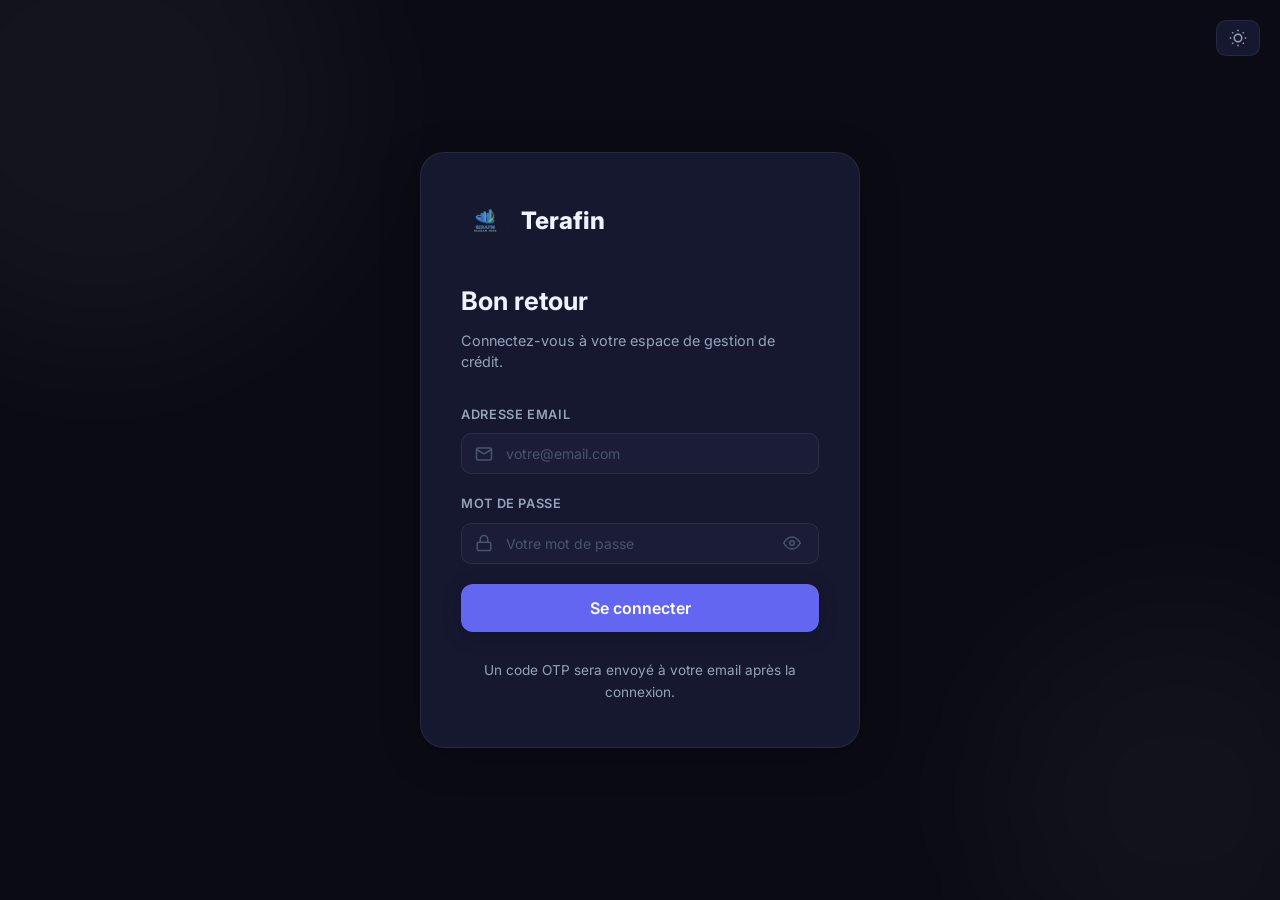
<file: utilisateurs.html>
<!DOCTYPE html>
<html lang="fr" data-theme="dark">

<head>
    <meta charset="UTF-8" />
    <meta name="viewport" content="width=device-width, initial-scale=1.0" />
    <title>Utilisateurs — Terafin</title>
    <link rel="stylesheet" href="styles/main.css?v=4" />
    <link rel="stylesheet" href="styles/sidebar.css?v=4" />
</head>

<body class="app-layout">
    <div id="sidebar-container"></div>
    <button class="theme-toggle" id="theme-toggle"></button>

    <main class="main-content" id="main-content">
        <div class="page-header">
            <div>
                <h1 class="page-title">Gestion des Utilisateurs</h1>
                <p class="page-subtitle">Administration des comptes (Admin uniquement)</p>
            </div>
            <button class="btn btn-primary" data-modal-open="modal-add-user">
                <svg width="16" height="16" viewBox="0 0 24 24" fill="none" stroke="currentColor" stroke-width="2.5">
                    <line x1="12" y1="5" x2="12" y2="19" />
                    <line x1="5" y1="12" x2="19" y2="12" />
                </svg>
                Créer un utilisateur
            </button>
        </div>

        <div class="kpi-grid" style="grid-template-columns:repeat(3,1fr);margin-bottom:24px;">
            <div class="kpi-card indigo">
                <div class="kpi-icon indigo">👑</div>
                <div class="kpi-value" id="count-admin">—</div>
                <div class="kpi-label">Administrateurs</div>
            </div>
            <div class="kpi-card purple">
                <div class="kpi-icon purple">🔍</div>
                <div class="kpi-value" id="count-superviseur">—</div>
                <div class="kpi-label">Superviseurs</div>
            </div>
            <div class="kpi-card cyan">
                <div class="kpi-icon cyan">👤</div>
                <div class="kpi-value" id="count-agent">—</div>
                <div class="kpi-label">Agents</div>
            </div>
        </div>

        <div class="table-container">
            <div class="table-toolbar">
                <span class="table-title" id="users-count">Utilisateurs</span>
                <div class="search-box">
                    <svg width="16" height="16" viewBox="0 0 24 24" fill="none" stroke="currentColor" stroke-width="2">
                        <circle cx="11" cy="11" r="8" />
                        <line x1="21" y1="21" x2="16.65" y2="16.65" />
                    </svg>
                    <input type="text" id="search-users" placeholder="Rechercher..." />
                </div>
            </div>
            <div style="overflow-x:auto;">
                <table>
                    <thead>
                        <tr>
                            <th>ID</th>
                            <th>Utilisateur</th>
                            <th>Email</th>
                            <th>Rôle</th>
                            <th>Date Création</th>
                            <th>Actions</th>
                        </tr>
                    </thead>
                    <tbody id="users-tbody">
                        <tr>
                            <td colspan="6" class="text-center text-muted" style="padding:40px">
                                <div class="spinner" style="margin:0 auto 12px"></div>Chargement...
                            </td>
                        </tr>
                    </tbody>
                </table>
            </div>
        </div>
    </main>

    <!-- Modal: Create User -->
    <div class="modal-overlay" id="modal-add-user">
        <div class="modal">
            <div class="modal-header">
                <h2 class="modal-title">Nouvel Utilisateur</h2>
                <button class="modal-close" data-modal-close="modal-add-user">✕</button>
            </div>
            <form id="form-add-user">
                <div class="form-row">
                    <div class="form-group">
                        <label class="form-label" for="u-email">Email *</label>
                        <input type="email" id="u-email" class="form-control" placeholder="email@exemple.com"
                            required />
                    </div>
                    <div class="form-group">
                        <label class="form-label" for="u-username">Nom d'affichage (Optionnel)</label>
                        <input type="text" id="u-username" class="form-control" placeholder="Par défaut l'email" />
                    </div>
                </div>
                <div class="form-row">
                    <div class="form-group">
                        <label class="form-label" for="u-password">Mot de passe (Optionnel)</label>
                        <input type="password" id="u-password" class="form-control" placeholder="Auto-généré si vide" />
                    </div>
                    <div class="form-group">
                        <label class="form-label" for="u-role">Rôle *</label>
                        <select id="u-role" class="form-control" required>
                            <option value="agent">Agent</option>
                            <option value="superviseur">Superviseur</option>
                            <option value="admin">Administrateur</option>
                        </select>
                    </div>
                </div>
                <div id="user-form-error" class="hidden" style="
                    background:rgba(239,68,68,.1);border:1px solid rgba(239,68,68,.2);border-radius:10px;
                    padding:10px 14px;font-size:0.875rem;color:#ef4444;margin-bottom:16px;
                "></div>
                <div class="flex gap-3" style="justify-content:flex-end;">
                    <button type="button" class="btn btn-secondary" data-modal-close="modal-add-user">Annuler</button>
                    <button type="submit" class="btn btn-primary" id="submit-user">Créer l'utilisateur</button>
                </div>
            </form>
        </div>
    </div>

    <!-- Delete confirm -->
    <div class="modal-overlay" id="modal-delete-user">
        <div class="modal" style="max-width:380px;text-align:center;">
            <div style="font-size:2.5rem;margin-bottom:16px;">🗑️</div>
            <h2 class="modal-title" style="margin-bottom:8px;">Supprimer cet utilisateur ?</h2>
            <p class="text-muted" style="margin-bottom:24px;font-size:0.9rem;">Cette action est irréversible.</p>
            <div class="flex gap-3" style="justify-content:center;">
                <button class="btn btn-secondary" data-modal-close="modal-delete-user">Annuler</button>
                <button class="btn btn-danger" id="confirm-delete-user">Supprimer</button>
            </div>
        </div>
    </div>

    <div id="toast-container"></div>

    <script src="js/auth.js?v=4"></script>
    <script src="js/api.js?v=4"></script>
    <script src="js/shared.js?v=4"></script>
    <script src="js/sidebar.js?v=4"></script>
    <script>
        if (!AUTH.requireRole(['admin'])) { }
        THEME.init();
        renderSidebar('utilisateurs.html');
        initShared();

        let allUsers = [];
        let pendingDeleteId = null;

        async function loadUsers() {
            try {
                const data = await API.utilisateurs.list();
                allUsers = Array.isArray(data) ? data : (data?.items || []);

                document.getElementById('count-admin').textContent = allUsers.filter(u => u.role === 'admin').length;
                document.getElementById('count-superviseur').textContent = allUsers.filter(u => u.role === 'superviseur').length;
                document.getElementById('count-agent').textContent = allUsers.filter(u => u.role === 'agent').length;

                renderTable();
            } catch (err) {
                document.getElementById('users-tbody').innerHTML =
                    `<tr><td colspan="6" class="text-center" style="padding:32px;color:#ef4444">${err.message}</td></tr>`;
            }
        }

        function renderTable(search = '') {
            let filtered = allUsers;
            if (search) filtered = filtered.filter(u =>
                (u.username || '').toLowerCase().includes(search) ||
                (u.email || '').toLowerCase().includes(search) ||
                (u.role || '').toLowerCase().includes(search)
            );

            document.getElementById('users-count').textContent = `Utilisateurs (${filtered.length})`;
            const roleColors = { admin: '#6366f1', superviseur: '#8b5cf6', agent: '#06b6d4' };
            const roleEmoji = { admin: '👑', superviseur: '🔍', agent: '👤' };

            const tbody = document.getElementById('users-tbody');
            if (filtered.length === 0) {
                tbody.innerHTML = '<tr><td colspan="6" class="text-center text-muted" style="padding:32px">Aucun utilisateur trouvé</td></tr>';
            } else {
                tbody.innerHTML = filtered.map(u => `
                    <tr>
                        <td class="text-muted">#${u.id}</td>
                        <td>
                            <div class="flex items-center gap-2">
                                <div class="user-avatar" style="width:32px;height:32px;font-size:0.75rem;border-radius:8px;background:var(--brand-primary);display:flex;align-items:center;justify-content:center;color:white;font-weight:bold;">
                                    ${(u.username || u.email || '?').charAt(0).toUpperCase()}
                                </div>
                                <div class="flex flex-col">
                                    <span class="font-bold">${u.username || '—'}</span>
                                </div>
                            </div>
                        </td>
                        <td class="text-muted">${u.email || '—'}</td>
                        <td>
                            <span class="badge" style="background:rgba(99,102,241,0.1);color:${roleColors[u.role] || '#94a3b8'}">
                                ${roleEmoji[u.role] || ''} ${roleLabel(u.role)}
                            </span>
                        </td>
                        <td class="text-muted text-xs">${formatDateTime(u.created_at)}</td>
                        <td>
                            <button class="btn btn-sm btn-danger" onclick="deleteUser(${u.id})">
                                <svg width="14" height="14" viewBox="0 0 24 24" fill="none" stroke="currentColor" stroke-width="2"><polyline points="3 6 5 6 21 6"/><path d="M19 6l-1 14H6L5 6"/><path d="M10 11v6M14 11v6"/><path d="M9 6V4h6v2"/></svg>
                            </button>
                        </td>
                    </tr>
                `).join('');
            }
        }

        document.getElementById('search-users').addEventListener('input', (e) => renderTable(e.target.value.toLowerCase()));

        function deleteUser(id) {
            pendingDeleteId = id;
            MODAL.open('modal-delete-user');
        }

        document.getElementById('confirm-delete-user').addEventListener('click', async () => {
            try {
                await API.utilisateurs.delete(pendingDeleteId);
                TOAST.success('Utilisateur supprimé', '');
                MODAL.close('modal-delete-user');
                loadUsers();
            } catch (err) {
                TOAST.error('Erreur', err.message);
            }
        });

        document.getElementById('form-add-user').addEventListener('submit', async (e) => {
            e.preventDefault();
            const errEl = document.getElementById('user-form-error');
            const btn = document.getElementById('submit-user');
            errEl.classList.add('hidden');
            btn.disabled = true;
            btn.textContent = 'Création...';

            try {
                const payload = {
                    email: document.getElementById('u-email').value.trim(),
                    username: document.getElementById('u-username').value.trim(),
                    password: document.getElementById('u-password').value,
                    role: document.getElementById('u-role').value,
                };

                const newUser = await API.utilisateurs.create(payload);

                TOAST.success('Utilisateur créé !', `L'utilisateur ${newUser.email} a été créé.`);
                MODAL.close('modal-add-user');
                document.getElementById('form-add-user').reset();
                loadUsers();
            } catch (err) {
                errEl.textContent = err.message;
                errEl.classList.remove('hidden');
            } finally {
                btn.disabled = false;
                btn.textContent = "Créer l'utilisateur";
            }
        });

        loadUsers();
    </script>
</body>

</html>
</file>
<file: styles/main.css>
/* ============================================
   TERAFIN — Global Styles & Theme System
   ============================================ */

@import url('https://fonts.googleapis.com/css2?family=Inter:wght@300;400;500;600;700;800&display=swap');

/* ── CSS Custom Properties (Design Tokens) ── */
:root {
  /* Brand Colors */
  --brand-primary: #6366f1;
  --brand-secondary: #8b5cf6;
  --brand-accent: #06b6d4;

  /* Status Colors */
  --status-active: #10b981;
  --status-pending: #f59e0b;
  --status-late: #ef4444;
  --status-done: #3b82f6;
  --status-active-bg: rgba(16, 185, 129, .12);
  --status-pending-bg: rgba(245, 158, 11, .12);
  --status-late-bg: rgba(239, 68, 68, .12);
  --status-done-bg: rgba(59, 130, 246, .12);

  /* Sidebar */
  --sidebar-width: 260px;
  --sidebar-collapsed-width: 74px;

  /* Transitions */
  --transition: .25s cubic-bezier(.4, 0, .2, 1);
  --transition-fast: .15s ease;

  /* Shadows */
  --shadow-sm: 0 1px 3px rgba(0, 0, 0, .12);
  --shadow-md: 0 4px 16px rgba(0, 0, 0, .18);
  --shadow-lg: 0 8px 40px rgba(0, 0, 0, .24);
  --shadow-glow: 0 0 24px rgba(0, 0, 0, .2);
}

/* ── DARK THEME (default) ── */
[data-theme="dark"] {
  --bg-base: #0a0b14;
  --bg-surface: #111224;
  --bg-card: #161830;
  --bg-card-hover: #1c1f3a;
  --bg-input: #1a1d35;
  --bg-modal: #12142a;
  --border-color: rgba(255, 255, 255, .07);
  --border-color-hover: rgba(255, 255, 255, .2);
  --text-primary: #f0f2ff;
  --text-secondary: #94a3b8;
  --text-muted: #4a5568;
  --sidebar-bg: #0d0f1f;
  --sidebar-item-hover: rgba(255, 255, 255, .06);
  --sidebar-item-active: rgba(255, 255, 255, .1);
  --overlay: rgba(0, 0, 0, .7);
  --glass-bg: rgba(22, 24, 48, .7);
  --glass-border: rgba(255, 255, 255, .08);
  --scrollbar-track: #111224;
  --scrollbar-thumb: #2d3148;
}

/* ── LIGHT THEME ── */
[data-theme="light"] {
  --bg-base: #f0f2ff;
  --bg-surface: #e8eaf8;
  --bg-card: #ffffff;
  --bg-card-hover: #f5f6ff;
  --bg-input: #f3f4fd;
  --bg-modal: #ffffff;
  --border-color: rgba(0, 0, 0, .1);
  --border-color-hover: rgba(0, 0, 0, .25);
  --text-primary: #0f1020;
  --text-secondary: #4b5580;
  --text-muted: #9ba3b8;
  --sidebar-bg: #ffffff;
  --sidebar-item-hover: rgba(0, 0, 0, .04);
  --sidebar-item-active: rgba(0, 0, 0, .08);
  --overlay: rgba(0, 0, 20, .5);
  --glass-bg: rgba(255, 255, 255, .8);
  --glass-border: rgba(0, 0, 0, .08);
  --scrollbar-track: #e8eaf8;
  --scrollbar-thumb: #c7cbee;
}

/* ── Reset & Base ── */
*,
*::before,
*::after {
  box-sizing: border-box;
  margin: 0;
  padding: 0;
}

html {
  font-size: 16px;
  scroll-behavior: smooth;
}

body {
  font-family: 'Inter', system-ui, sans-serif;
  background: var(--bg-base);
  color: var(--text-primary);
  line-height: 1.6;
  min-height: 100vh;
  transition: background var(--transition), color var(--transition);
}

/* ── Scrollbar ── */
::-webkit-scrollbar {
  width: 6px;
  height: 6px;
}

::-webkit-scrollbar-track {
  background: var(--scrollbar-track);
}

::-webkit-scrollbar-thumb {
  background: var(--scrollbar-thumb);
  border-radius: 99px;
}

/* ── Layout ── */
.app-layout {
  display: flex;
  min-height: 100vh;
}

.main-content {
  flex: 1;
  margin-left: var(--sidebar-width);
  padding: 32px;
  transition: margin-left var(--transition);
  min-width: 0;
}

.main-content.collapsed {
  margin-left: var(--sidebar-collapsed-width);
}

/* ── Page Header ── */
.page-header {
  display: flex;
  align-items: center;
  justify-content: space-between;
  margin-bottom: 32px;
  flex-wrap: wrap;
  gap: 16px;
}

.page-title {
  font-size: 1.75rem;
  font-weight: 700;
  color: var(--brand-primary);
}

.page-subtitle {
  font-size: .9rem;
  color: var(--text-secondary);
  margin-top: 4px;
}

/* ── Cards ── */
.card {
  background: var(--bg-card);
  border: 1px solid var(--border-color);
  border-radius: 16px;
  padding: 24px;
  transition: background var(--transition), border-color var(--transition), transform var(--transition), box-shadow var(--transition);
}

.card:hover {
  border-color: var(--border-color-hover);
  box-shadow: var(--shadow-md);
}

.card-glass {
  background: var(--glass-bg);
  border: 1px solid var(--glass-border);
  backdrop-filter: blur(20px);
  -webkit-backdrop-filter: blur(20px);
  border-radius: 16px;
  padding: 24px;
}

/* ── KPI Cards ── */
.kpi-grid {
  display: grid;
  grid-template-columns: repeat(auto-fit, minmax(220px, 1fr));
  gap: 20px;
  margin-bottom: 32px;
}

.kpi-card {
  background: var(--bg-card);
  border: 1px solid var(--border-color);
  border-radius: 16px;
  padding: 24px;
  position: relative;
  overflow: hidden;
  transition: transform var(--transition), box-shadow var(--transition), border-color var(--transition);
}

.kpi-card::before {
  content: '';
  position: absolute;
  top: 0;
  right: 0;
  width: 80px;
  height: 80px;
  border-radius: 50%;
  opacity: .08;
  transform: translate(20px, -20px);
}

.kpi-card.indigo::before {
  background: #6366f1;
}

.kpi-card.purple::before {
  background: #8b5cf6;
}

.kpi-card.cyan::before {
  background: #06b6d4;
}

.kpi-card.rose::before {
  background: #f43f5e;
}

.kpi-card.green::before {
  background: #10b981;
}

.kpi-card:hover {
  transform: translateY(-4px);
  box-shadow: var(--shadow-md);
  border-color: var(--border-color-hover);
}

.kpi-icon {
  width: 48px;
  height: 48px;
  border-radius: 12px;
  display: flex;
  align-items: center;
  justify-content: center;
  margin-bottom: 16px;
  font-size: 1.25rem;
}

.kpi-icon.indigo {
  background: rgba(0, 0, 0, .08);
  color: #6366f1;
}

.kpi-icon.purple {
  background: rgba(139, 92, 246, .15);
  color: #8b5cf6;
}

.kpi-icon.cyan {
  background: rgba(6, 182, 212, .15);
  color: #06b6d4;
}

.kpi-icon.rose {
  background: rgba(244, 63, 94, .15);
  color: #f43f5e;
}

.kpi-icon.green {
  background: rgba(16, 185, 129, .15);
  color: #10b981;
}

.kpi-value {
  font-size: 2rem;
  font-weight: 800;
  color: var(--text-primary);
  line-height: 1;
}

.kpi-label {
  font-size: .8rem;
  color: var(--text-secondary);
  margin-top: 6px;
  text-transform: uppercase;
  letter-spacing: .05em;
}

.kpi-change {
  font-size: .8rem;
  margin-top: 12px;
  display: flex;
  align-items: center;
  gap: 4px;
}

.kpi-change.up {
  color: var(--status-active);
}

.kpi-change.down {
  color: var(--status-late);
}

/* ── Buttons ── */
.btn {
  display: inline-flex;
  align-items: center;
  gap: 8px;
  padding: 10px 20px;
  border-radius: 10px;
  font-weight: 500;
  font-size: .875rem;
  font-family: inherit;
  cursor: pointer;
  border: none;
  transition: all var(--transition-fast);
  text-decoration: none;
  white-space: nowrap;
}

.btn-primary {
  background: var(--brand-primary);
  color: #fff;
  box-shadow: 0 4px 14px rgba(0, 0, 0, .2);
}

.btn-primary:hover {
  opacity: .9;
  transform: translateY(-2px);
  box-shadow: 0 6px 20px rgba(0, 0, 0, .3);
}

.btn-secondary {
  background: var(--bg-card);
  color: var(--text-primary);
  border: 1px solid var(--border-color);
}

.btn-secondary:hover {
  border-color: var(--brand-primary);
  color: var(--brand-primary);
}

.btn-danger {
  background: rgba(239, 68, 68, .15);
  color: #ef4444;
  border: 1px solid rgba(239, 68, 68, .2);
}

.btn-danger:hover {
  background: rgba(239, 68, 68, .25);
}

.btn-success {
  background: rgba(16, 185, 129, .15);
  color: #10b981;
  border: 1px solid rgba(16, 185, 129, .2);
}

.btn-success:hover {
  background: rgba(16, 185, 129, .25);
}

.btn-sm {
  padding: 6px 14px;
  font-size: .8rem;
  border-radius: 8px;
}

.btn-icon {
  padding: 8px;
  border-radius: 8px;
}

/* ── Badges / Status Pills ── */
.badge {
  display: inline-flex;
  align-items: center;
  gap: 5px;
  padding: 4px 10px;
  border-radius: 99px;
  font-size: .75rem;
  font-weight: 600;
}

.badge-active {
  background: var(--status-active-bg);
  color: var(--status-active);
}

.badge-pending {
  background: var(--status-pending-bg);
  color: var(--status-pending);
}

.badge-late {
  background: var(--status-late-bg);
  color: var(--status-late);
}

.badge-done {
  background: var(--status-done-bg);
  color: var(--status-done);
}

/* ── Tables ── */
.table-container {
  background: var(--bg-card);
  border: 1px solid var(--border-color);
  border-radius: 16px;
  overflow: hidden;
}

.table-toolbar {
  display: flex;
  align-items: center;
  justify-content: space-between;
  padding: 20px 24px;
  gap: 16px;
  flex-wrap: wrap;
  border-bottom: 1px solid var(--border-color);
}

.table-title {
  font-weight: 700;
  font-size: 1rem;
}

.search-box {
  display: flex;
  align-items: center;
  gap: 8px;
  background: var(--bg-input);
  border: 1px solid var(--border-color);
  border-radius: 10px;
  padding: 8px 14px;
  transition: border-color var(--transition-fast);
}

.search-box:focus-within {
  border-color: var(--brand-primary);
}

.search-box input {
  background: none;
  border: none;
  outline: none;
  color: var(--text-primary);
  font-family: inherit;
  font-size: .875rem;
  width: 220px;
}

.search-box input::placeholder {
  color: var(--text-muted);
}

table {
  width: 100%;
  border-collapse: collapse;
}

th,
td {
  padding: 14px 24px;
  text-align: left;
  font-size: .875rem;
}

th {
  font-weight: 600;
  color: var(--text-secondary);
  font-size: .75rem;
  text-transform: uppercase;
  letter-spacing: .05em;
  background: var(--bg-surface);
}

td {
  color: var(--text-primary);
}

tr:not(:last-child) td {
  border-bottom: 1px solid var(--border-color);
}

tbody tr {
  transition: background var(--transition-fast);
}

tbody tr:hover {
  background: var(--bg-card-hover);
}

/* ── Forms & Inputs ── */
.form-group {
  margin-bottom: 20px;
}

.form-label {
  display: block;
  font-size: .8rem;
  font-weight: 600;
  color: var(--text-secondary);
  text-transform: uppercase;
  letter-spacing: .05em;
  margin-bottom: 8px;
}

.form-control {
  width: 100%;
  background: var(--bg-input);
  border: 1.5px solid var(--border-color);
  border-radius: 10px;
  padding: 11px 16px;
  color: var(--text-primary);
  font-family: inherit;
  font-size: .875rem;
  outline: none;
  transition: border-color var(--transition-fast), box-shadow var(--transition-fast);
}

.form-control:focus {
  border-color: var(--brand-primary);
  box-shadow: 0 0 0 3px rgba(0, 0, 0, .1);
}

.form-control::placeholder {
  color: var(--text-muted);
}

select.form-control {
  cursor: pointer;
}

.form-row {
  display: grid;
  grid-template-columns: 1fr 1fr;
  gap: 16px;
}

/* ── Modals ── */
.modal-overlay {
  position: fixed;
  inset: 0;
  background: var(--overlay);
  backdrop-filter: blur(6px);
  display: flex;
  align-items: center;
  justify-content: center;
  z-index: 1000;
  opacity: 0;
  visibility: hidden;
  transition: all var(--transition);
}

.modal-overlay.active {
  opacity: 1;
  visibility: visible;
}

.modal {
  background: var(--bg-modal);
  border: 1px solid var(--border-color);
  border-radius: 20px;
  padding: 32px;
  max-width: 560px;
  width: calc(100% - 32px);
  max-height: 85vh;
  overflow-y: auto;
  transform: translateY(24px) scale(.97);
  transition: transform var(--transition);
  box-shadow: var(--shadow-lg);
}

.modal-overlay.active .modal {
  transform: translateY(0) scale(1);
}

.modal-header {
  display: flex;
  align-items: center;
  justify-content: space-between;
  margin-bottom: 28px;
}

.modal-title {
  font-size: 1.25rem;
  font-weight: 700;
}

.modal-close {
  background: var(--bg-input);
  border: 1px solid var(--border-color);
  border-radius: 8px;
  color: var(--text-secondary);
  width: 32px;
  height: 32px;
  display: flex;
  align-items: center;
  justify-content: center;
  cursor: pointer;
  transition: all var(--transition-fast);
}

.modal-close:hover {
  color: var(--text-primary);
  border-color: var(--border-color-hover);
}

/* ── Progress Bars ── */
.progress-bar-container {
  width: 100%;
}

.progress-bar-label {
  display: flex;
  justify-content: space-between;
  font-size: .75rem;
  color: var(--text-secondary);
  margin-bottom: 6px;
}

.progress-bar-track {
  height: 8px;
  background: var(--bg-input);
  border-radius: 99px;
  overflow: hidden;
}

.progress-bar-fill {
  height: 100%;
  background: var(--brand-primary);
  border-radius: 99px;
  transition: width .8s cubic-bezier(.4, 0, .2, 1);
}

/* ── Toast Notifications ── */
#toast-container {
  position: fixed;
  bottom: 24px;
  right: 24px;
  z-index: 9999;
  display: flex;
  flex-direction: column;
  gap: 10px;
  max-width: 360px;
}

.toast {
  background: var(--bg-card);
  border: 1px solid var(--border-color);
  border-radius: 12px;
  padding: 14px 18px;
  display: flex;
  align-items: flex-start;
  gap: 12px;
  box-shadow: var(--shadow-lg);
  animation: slideInRight .3s ease forwards;
  font-size: .875rem;
}

.toast.success {
  border-left: 3px solid var(--status-active);
}

.toast.error {
  border-left: 3px solid var(--status-late);
}

.toast.warning {
  border-left: 3px solid var(--status-pending);
}

.toast.info {
  border-left: 3px solid var(--brand-primary);
}

.toast-icon {
  flex-shrink: 0;
  width: 18px;
  height: 18px;
  margin-top: 2px;
}

.toast-content {
  flex: 1;
}

.toast-title {
  font-weight: 600;
  color: var(--text-primary);
}

.toast-message {
  color: var(--text-secondary);
  margin-top: 2px;
  font-size: .8rem;
}

/* ── Loading States ── */
.skeleton {
  background: var(--bg-card-hover);
  animation: pulse 1.5s ease-in-out infinite;
  border-radius: 8px;
}

.spinner {
  width: 24px;
  height: 24px;
  border: 3px solid var(--border-color);
  border-top-color: var(--brand-primary);
  border-radius: 50%;
  animation: spin .7s linear infinite;
  display: inline-block;
}

/* ── Pagination ── */
.pagination {
  display: flex;
  align-items: center;
  gap: 6px;
  padding: 16px 24px;
  border-top: 1px solid var(--border-color);
  justify-content: flex-end;
}

.pagination-btn {
  width: 36px;
  height: 36px;
  border-radius: 8px;
  display: flex;
  align-items: center;
  justify-content: center;
  background: var(--bg-input);
  border: 1px solid var(--border-color);
  color: var(--text-secondary);
  cursor: pointer;
  font-size: .875rem;
  transition: all var(--transition-fast);
}

.pagination-btn:hover,
.pagination-btn.active {
  background: var(--brand-primary);
  border-color: var(--brand-primary);
  color: #fff;
}

/* ── Utility ── */
.flex {
  display: flex;
}

.items-center {
  align-items: center;
}

.justify-between {
  justify-content: space-between;
}

.gap-2 {
  gap: 8px;
}

.gap-3 {
  gap: 12px;
}

.gap-4 {
  gap: 16px;
}

.mb-2 {
  margin-bottom: 8px;
}

.mb-4 {
  margin-bottom: 16px;
}

.mb-6 {
  margin-bottom: 24px;
}

.mb-8 {
  margin-bottom: 32px;
}

.mt-auto {
  margin-top: auto;
}

.text-sm {
  font-size: .875rem;
}

.text-xs {
  font-size: .75rem;
}

.text-muted {
  color: var(--text-secondary);
}

.text-center {
  text-align: center;
}

.font-bold {
  font-weight: 700;
}

.font-semibold {
  font-weight: 600;
}

.hidden {
  display: none !important;
}

.w-full {
  width: 100%;
}

.truncate {
  overflow: hidden;
  text-overflow: ellipsis;
  white-space: nowrap;
}

/* ── Charts section ── */
.charts-grid {
  display: grid;
  grid-template-columns: 2fr 1fr;
  gap: 20px;
  margin-bottom: 32px;
}

.chart-card {
  background: var(--bg-card);
  border: 1px solid var(--border-color);
  border-radius: 16px;
  padding: 24px;
}

.chart-header {
  display: flex;
  align-items: center;
  justify-content: space-between;
  margin-bottom: 24px;
}

.chart-title {
  font-weight: 700;
  font-size: .975rem;
}

/* ── Keyframes ── */
@keyframes pulse {

  0%,
  100% {
    opacity: .5;
  }

  50% {
    opacity: 1;
  }
}

@keyframes slideInRight {
  from {
    transform: translateX(100%);
    opacity: 0;
  }

  to {
    transform: translateX(0);
    opacity: 1;
  }
}

@keyframes shimmer {
  0% {
    background-position: 200% 0;
  }

  100% {
    background-position: -200% 0;
  }
}

@keyframes spin {
  to {
    transform: rotate(360deg);
  }
}

@keyframes fadeIn {
  from {
    opacity: 0;
    transform: translateY(12px);
  }

  to {
    opacity: 1;
    transform: translateY(0);
  }
}

@keyframes countUp {
  from {
    opacity: 0;
    transform: translateY(20px);
  }

  to {
    opacity: 1;
    transform: translateY(0);
  }
}

.fade-in {
  animation: fadeIn .5s ease both;
}

/* ── Responsive ── */
@media (max-width: 1024px) {
  .charts-grid {
    grid-template-columns: 1fr;
  }
}

@media (max-width: 768px) {
  .main-content {
    margin-left: 0;
    padding: 16px;
  }

  .form-row {
    grid-template-columns: 1fr;
  }

  .kpi-grid {
    grid-template-columns: 1fr 1fr;
  }

  table {
    font-size: .8rem;
  }

  th,
  td {
    padding: 10px 14px;
  }
}

@media (max-width: 480px) {
  .kpi-grid {
    grid-template-columns: 1fr;
  }
}
</file>
<file: styles/sidebar.css>
/* ============================================
   TERAFIN — Sidebar Styles
   ============================================ */

.sidebar {
    position: fixed;
    top: 0;
    left: 0;
    width: var(--sidebar-width);
    height: 100vh;
    background: var(--sidebar-bg);
    border-right: 1px solid var(--border-color);
    display: flex;
    flex-direction: column;
    z-index: 100;
    transition: width var(--transition), transform var(--transition);
    overflow: hidden;
}

/* ── Logo / Brand ── */
.sidebar-brand {
    padding: 24px 20px;
    display: flex;
    align-items: center;
    gap: 12px;
    border-bottom: 1px solid var(--border-color);
    flex-shrink: 0;
    text-decoration: none;
}

.sidebar-brand-logo {
    width: 38px;
    height: 38px;
    display: flex;
    align-items: center;
    justify-content: center;
    flex-shrink: 0;
}

.sidebar-brand-logo img {
    width: 100%;
    height: 100%;
    object-fit: contain;
}

.sidebar-brand-text {
    display: flex;
    flex-direction: column;
    overflow: hidden;
    transition: opacity var(--transition), width var(--transition);
}

.sidebar-brand-name {
    font-size: 1.1rem;
    font-weight: 800;
    color: var(--text-primary);
    letter-spacing: -.02em;
    white-space: nowrap;
}

.sidebar-brand-sub {
    font-size: .7rem;
    color: var(--text-secondary);
    text-transform: uppercase;
    letter-spacing: .08em;
    white-space: nowrap;
}

/* ── Navigation ── */
.sidebar-nav {
    flex: 1;
    overflow-y: auto;
    padding: 16px 12px;
    display: flex;
    flex-direction: column;
    gap: 2px;
}

.sidebar-nav::-webkit-scrollbar {
    width: 0;
}

.nav-section-label {
    display: none;
}

.nav-item {
    display: flex;
    align-items: center;
    gap: 12px;
    padding: 11px 12px;
    border-radius: 10px;
    color: var(--text-secondary);
    text-decoration: none;
    font-size: .875rem;
    font-weight: 500;
    transition: all var(--transition-fast);
    white-space: nowrap;
    position: relative;
    cursor: pointer;
}

.nav-item:hover {
    background: var(--sidebar-item-hover);
    color: var(--text-primary);
}

.nav-item.active {
    background: var(--sidebar-item-active);
    color: var(--brand-primary);
}

.nav-item.active::before {
    content: '';
    position: absolute;
    left: 0;
    top: 50%;
    transform: translateY(-50%);
    width: 3px;
    height: 20px;
    background: var(--brand-primary);
    border-radius: 0 3px 3px 0;
}

.nav-item-icon {
    width: 20px;
    height: 20px;
    flex-shrink: 0;
    display: flex;
    align-items: center;
    justify-content: center;
}

.nav-item-text {
    flex: 1;
    overflow: hidden;
    transition: opacity var(--transition), max-width var(--transition);
}

.nav-item-badge {
    min-width: 20px;
    height: 20px;
    background: var(--status-late);
    color: #fff;
    border-radius: 99px;
    font-size: .65rem;
    font-weight: 700;
    display: flex;
    align-items: center;
    justify-content: center;
    padding: 0 5px;
    transition: opacity var(--transition);
}

/* ── User Profile Section ── */
.sidebar-user {
    padding: 16px 12px;
    border-top: 1px solid var(--border-color);
    flex-shrink: 0;
}

.sidebar-user-card {
    display: flex;
    align-items: center;
    gap: 12px;
    padding: 10px;
    border-radius: 12px;
    background: var(--bg-input);
    border: 1px solid var(--border-color);
    cursor: pointer;
    transition: all var(--transition-fast);
    overflow: hidden;
}

.sidebar-user-card:hover {
    border-color: var(--border-color-hover);
}

.user-avatar {
    width: 36px;
    height: 36px;
    background: var(--brand-primary);
    border-radius: 10px;
    display: flex;
    align-items: center;
    justify-content: center;
    color: #fff;
    font-weight: 700;
    font-size: .9rem;
    flex-shrink: 0;
}

.user-info {
    flex: 1;
    overflow: hidden;
    transition: opacity var(--transition), max-width var(--transition);
}

.user-name {
    font-size: .875rem;
    font-weight: 600;
    color: var(--text-primary);
    white-space: nowrap;
    overflow: hidden;
    text-overflow: ellipsis;
}

.user-role {
    font-size: .7rem;
    color: var(--text-secondary);
    text-transform: capitalize;
}

.user-logout-btn {
    color: var(--text-muted);
    transition: color var(--transition-fast);
    display: flex;
    flex-shrink: 0;
}

.user-logout-btn:hover {
    color: var(--status-late);
}

/* ── Collapsed state ── */
.sidebar.collapsed {
    width: var(--sidebar-collapsed-width);
}

.sidebar.collapsed .sidebar-brand-text,
.sidebar.collapsed .nav-item-text,
.sidebar.collapsed .nav-item-badge,
.sidebar.collapsed .nav-section-label,
.sidebar.collapsed .user-info,
.sidebar.collapsed .user-logout-btn {
    display: none;
}

.sidebar.collapsed .nav-item {
    justify-content: center;
    padding: 11px;
}

.sidebar.collapsed .sidebar-brand {
    justify-content: center;
    padding: 20px;
}

.sidebar.collapsed .sidebar-user-card {
    justify-content: center;
    padding: 10px;
}

/* ── Toggle Button ── */
.sidebar-toggle {
    position: fixed;
    top: 22px;
    left: calc(var(--sidebar-width) - 16px);
    width: 32px;
    height: 32px;
    background: var(--bg-card);
    border: 1px solid var(--border-color);
    border-radius: 8px;
    display: flex;
    align-items: center;
    justify-content: center;
    cursor: pointer;
    z-index: 101;
    transition: left var(--transition), background var(--transition-fast);
    color: var(--text-secondary);
}

.sidebar-toggle:hover {
    border-color: var(--brand-primary);
    color: var(--brand-primary);
}

.sidebar.collapsed~.sidebar-toggle {
    left: calc(var(--sidebar-collapsed-width) - 16px);
}

/* ── Theme Toggle ── */
.theme-toggle {
    position: fixed;
    top: 20px;
    right: 24px;
    z-index: 200;
    background: var(--bg-card);
    border: 1px solid var(--border-color);
    border-radius: 10px;
    padding: 8px 10px;
    display: flex;
    align-items: center;
    gap: 6px;
    cursor: pointer;
    transition: all var(--transition-fast);
    color: var(--text-secondary);
    font-size: .8rem;
    font-family: inherit;
}

.theme-toggle:hover {
    border-color: var(--brand-primary);
    color: var(--brand-primary);
}

/* ── Mobile overlay ── */
.sidebar-overlay {
    display: none;
    position: fixed;
    inset: 0;
    background: var(--overlay);
    z-index: 99;
}

@media (max-width: 768px) {
    .sidebar {
        transform: translateX(-100%);
        width: var(--sidebar-width) !important;
        z-index: 200;
    }

    .sidebar.mobile-open {
        transform: translateX(0);
    }

    .sidebar-overlay.active {
        display: block;
    }

    .sidebar-toggle {
        left: 16px;
        top: 16px;
    }

    .sidebar.mobile-open~.sidebar-toggle {
        left: calc(var(--sidebar-width) - 16px);
    }

    .mobile-menu-btn {
        display: flex;
    }
}
</file>
<file: styles/auth.css>
/* ============================================
   TERAFIN — Auth Pages Styles (Login / OTP)
   ============================================ */

.auth-page {
    min-height: 100vh;
    display: flex;
    align-items: center;
    justify-content: center;
    background: var(--bg-base);
    position: relative;
    overflow: hidden;
    padding: 24px;
}

/* Animated background orbs */
.auth-page::before,
.auth-page::after {
    content: '';
    position: fixed;
    border-radius: 50%;
    filter: blur(80px);
    animation: float 8s ease-in-out infinite;
    pointer-events: none;
    z-index: 0;
}

.auth-page::before {
    width: 500px;
    height: 500px;
    background: rgba(255, 255, 255, .04);
    top: -150px;
    left: -150px;
}

.auth-page::after {
    width: 400px;
    height: 400px;
    background: rgba(255, 255, 255, .03);
    bottom: -100px;
    right: -100px;
    animation-delay: -4s;
}

@keyframes float {

    0%,
    100% {
        transform: translate(0, 0);
    }

    50% {
        transform: translate(30px, 20px);
    }
}

.auth-card {
    position: relative;
    z-index: 1;
    width: 100%;
    max-width: 440px;
    background: var(--bg-card);
    border: 1px solid var(--border-color);
    border-radius: 24px;
    padding: 44px 40px;
    box-shadow: var(--shadow-lg);
    animation: fadeIn .5s ease both;
}

.auth-logo {
    display: flex;
    align-items: center;
    gap: 12px;
    margin-bottom: 36px;
}

.auth-logo-icon {
    width: 48px;
    height: 48px;
    display: flex;
    align-items: center;
    justify-content: center;
}

.auth-logo-icon img {
    width: 100%;
    height: 100%;
    object-fit: contain;
}

.auth-logo-text {
    font-size: 1.5rem;
    font-weight: 800;
}

.auth-title {
    font-size: 1.6rem;
    font-weight: 700;
    margin-bottom: 8px;
}

.auth-sub {
    color: var(--text-secondary);
    font-size: .9rem;
    margin-bottom: 32px;
    line-height: 1.5;
}

.auth-form .form-group {
    margin-bottom: 20px;
}

.input-with-icon {
    position: relative;
}

.input-with-icon .input-icon {
    position: absolute;
    left: 14px;
    top: 50%;
    transform: translateY(-50%);
    color: var(--text-muted);
    pointer-events: none;
    width: 18px;
    height: 18px;
}

.input-with-icon .form-control {
    padding-left: 44px;
}

.input-with-icon .input-toggle {
    position: absolute;
    right: 14px;
    top: 50%;
    transform: translateY(-50%);
    color: var(--text-muted);
    cursor: pointer;
    padding: 4px;
    background: none;
    border: none;
    display: flex;
    transition: color var(--transition-fast);
}

.input-with-icon .input-toggle:hover {
    color: var(--brand-primary);
}

.auth-submit {
    width: 100%;
    padding: 14px;
    font-size: 1rem;
    font-weight: 600;
    border-radius: 12px;
    margin-top: 8px;
    background: var(--brand-primary);
    color: #fff;
    border: none;
    cursor: pointer;
    font-family: inherit;
    display: flex;
    align-items: center;
    justify-content: center;
    gap: 10px;
    transition: opacity var(--transition-fast), box-shadow var(--transition-fast);
    box-shadow: 0 4px 20px rgba(0, 0, 0, .2);
}

.auth-submit:hover {
    opacity: .92;
    box-shadow: 0 6px 28px rgba(0, 0, 0, .3);
}

.auth-submit:disabled {
    opacity: .6;
    cursor: not-allowed;
}

.auth-footer {
    margin-top: 28px;
    text-align: center;
    font-size: .85rem;
    color: var(--text-secondary);
}

/* OTP Input */
.otp-inputs {
    display: flex;
    gap: 12px;
    justify-content: center;
    margin: 32px 0;
}

.otp-digit {
    width: 56px;
    height: 64px;
    background: var(--bg-input);
    border: 2px solid var(--border-color);
    border-radius: 14px;
    text-align: center;
    font-size: 1.6rem;
    font-weight: 700;
    color: var(--text-primary);
    font-family: inherit;
    outline: none;
    transition: border-color var(--transition-fast), box-shadow var(--transition-fast);
}

.otp-digit:focus {
    border-color: var(--brand-primary);
    box-shadow: 0 0 0 3px rgba(0, 0, 0, .1);
}

.otp-digit.filled {
    border-color: var(--brand-primary);
    background: rgba(0, 0, 0, .04);
}

.otp-resend {
    color: var(--brand-primary);
    cursor: pointer;
    font-weight: 500;
    background: none;
    border: none;
    font-family: inherit;
    font-size: .85rem;
    transition: opacity var(--transition-fast);
}

.otp-resend:disabled {
    opacity: .5;
    cursor: not-allowed;
}

.theme-toggle-auth {
    position: fixed;
    top: 20px;
    right: 20px;
    background: var(--bg-card);
    border: 1px solid var(--border-color);
    border-radius: 10px;
    padding: 8px 12px;
    display: flex;
    align-items: center;
    gap: 6px;
    cursor: pointer;
    color: var(--text-secondary);
    font-size: .8rem;
    font-family: inherit;
    transition: all var(--transition-fast);
}

.theme-toggle-auth:hover {
    border-color: var(--brand-primary);
    color: var(--brand-primary);
}
</file>
